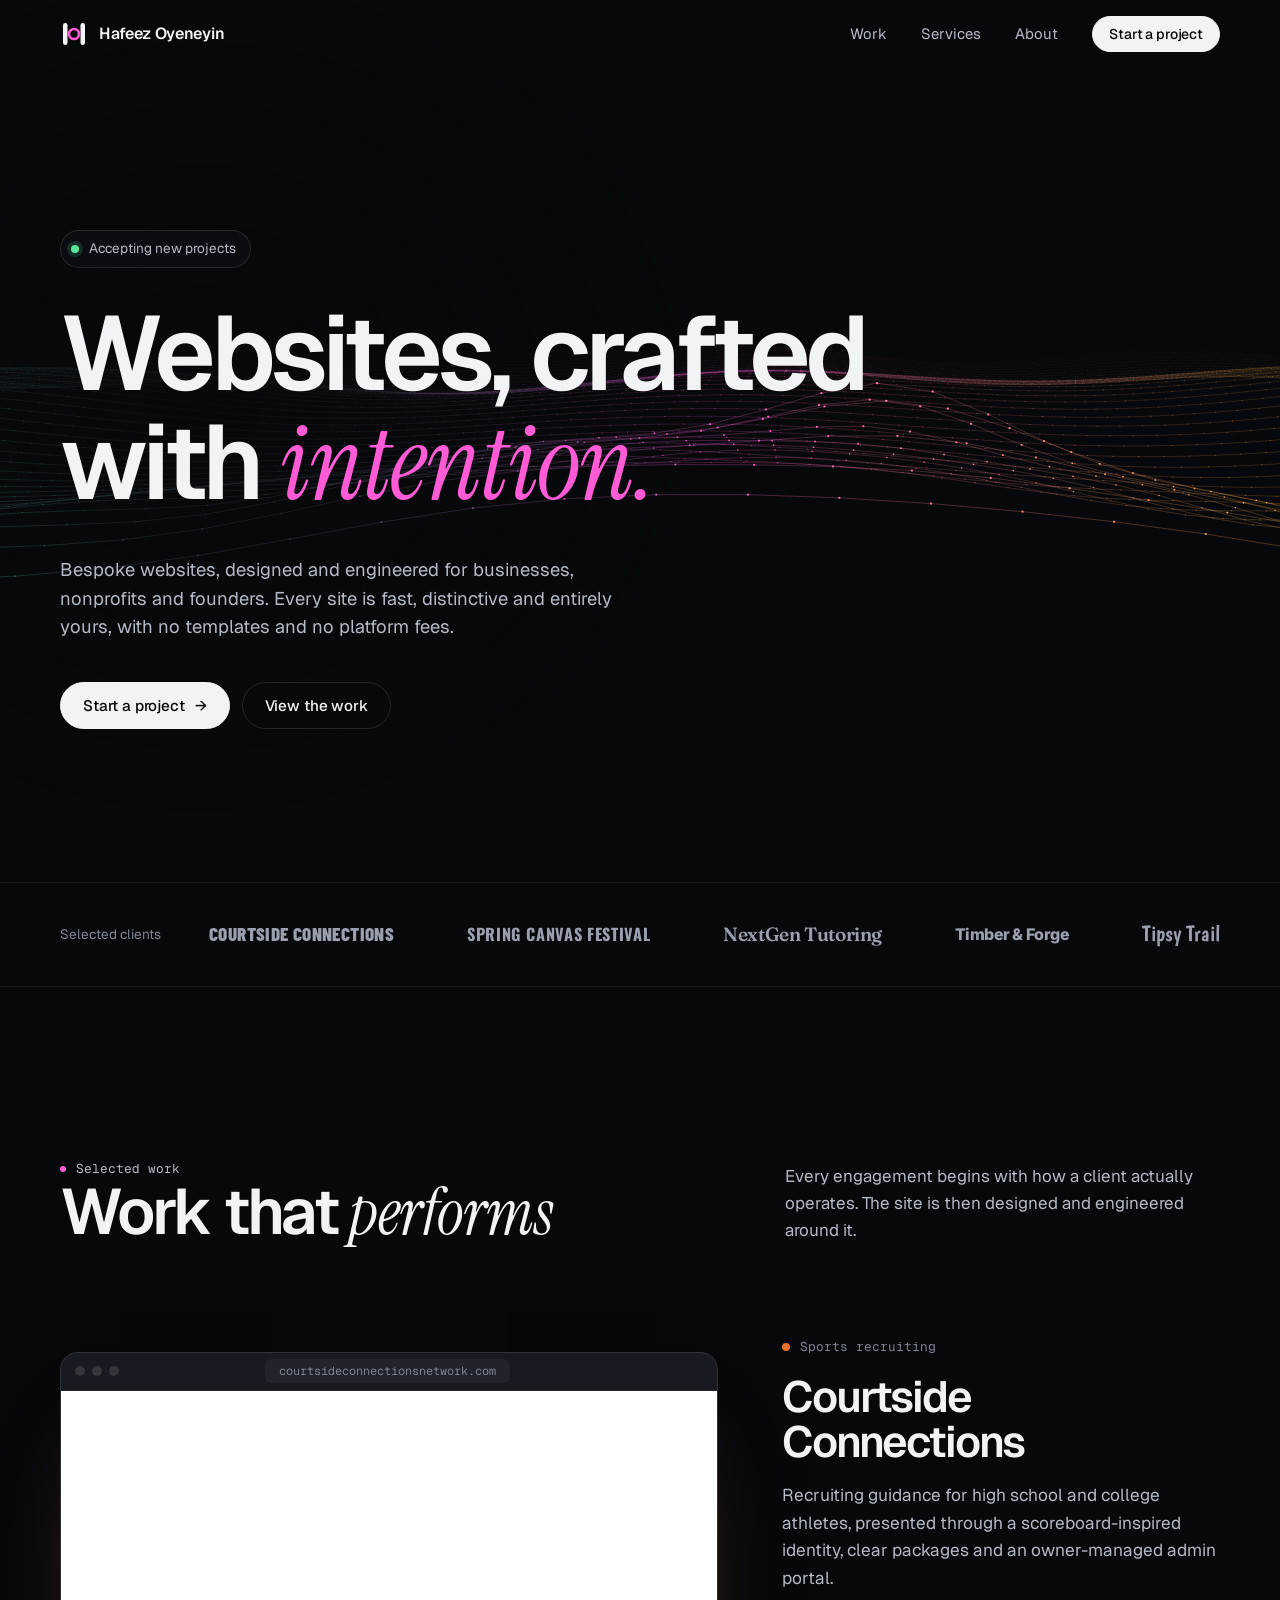
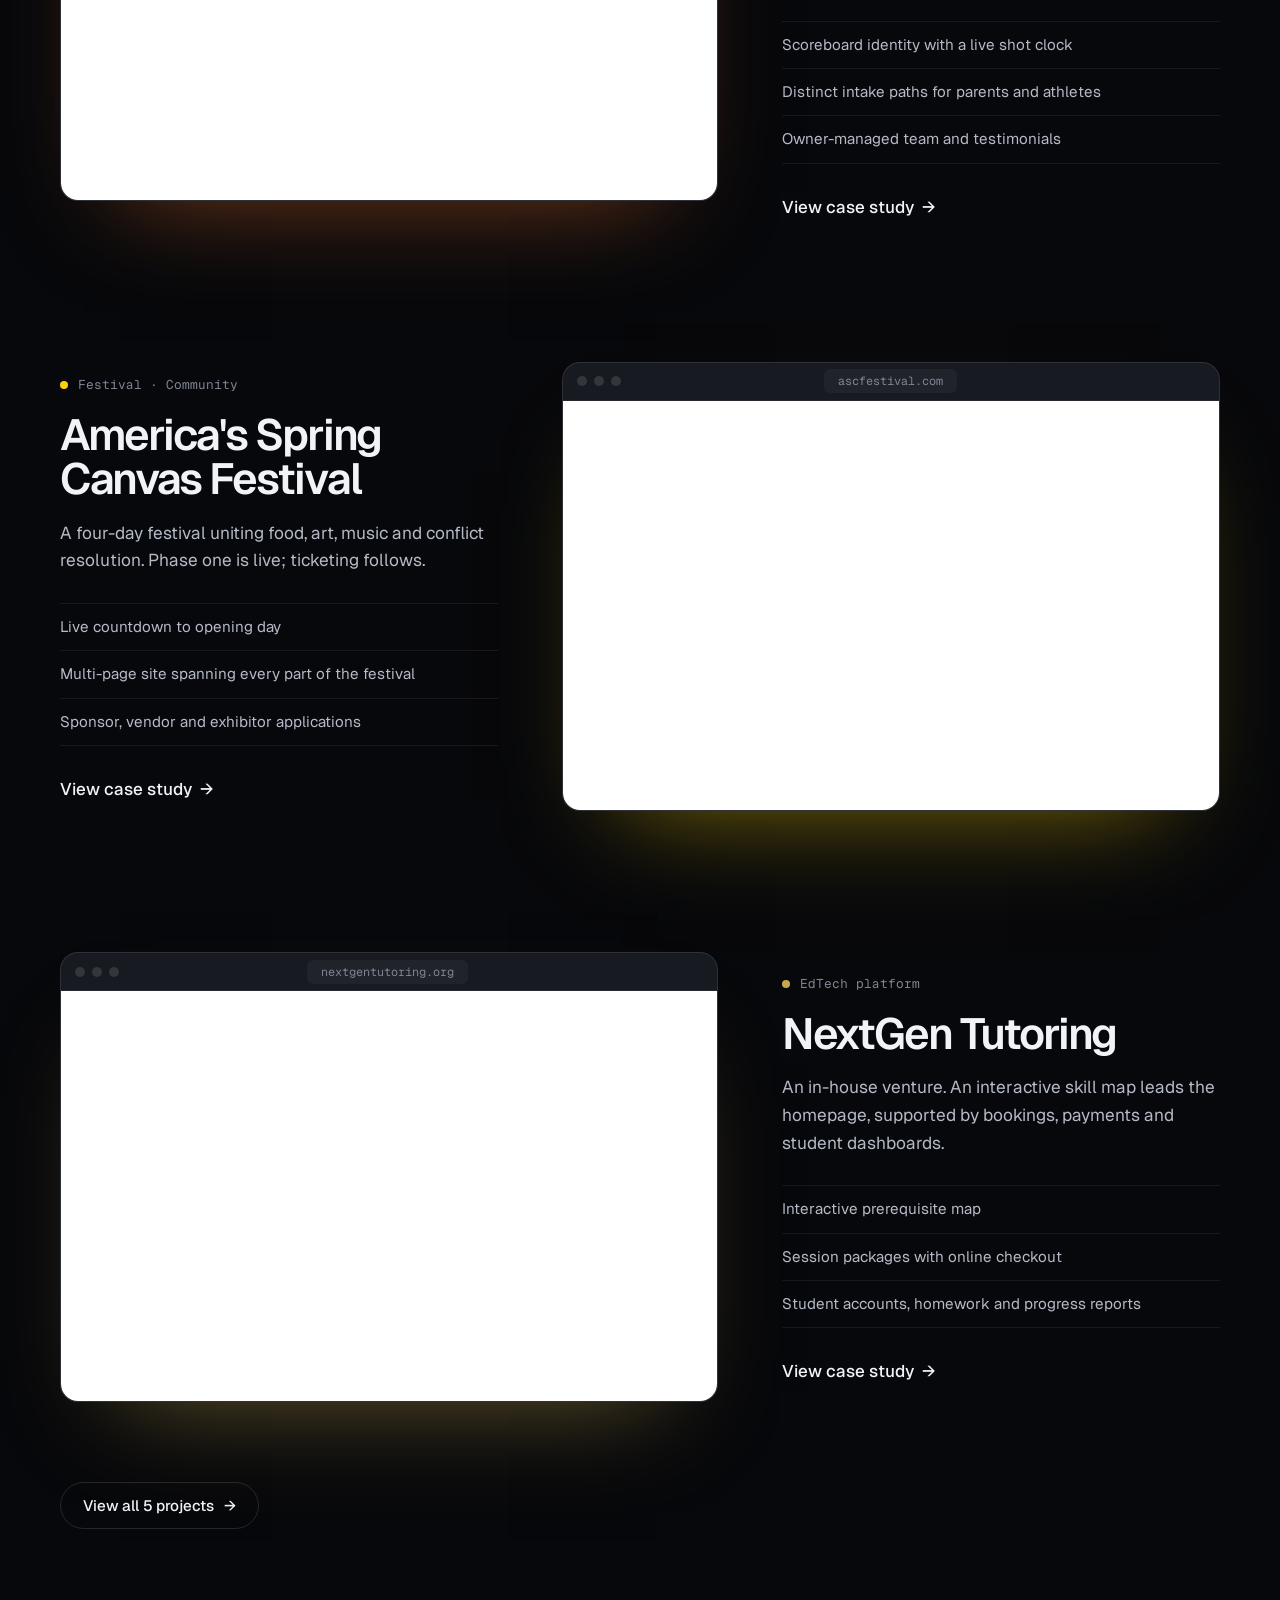
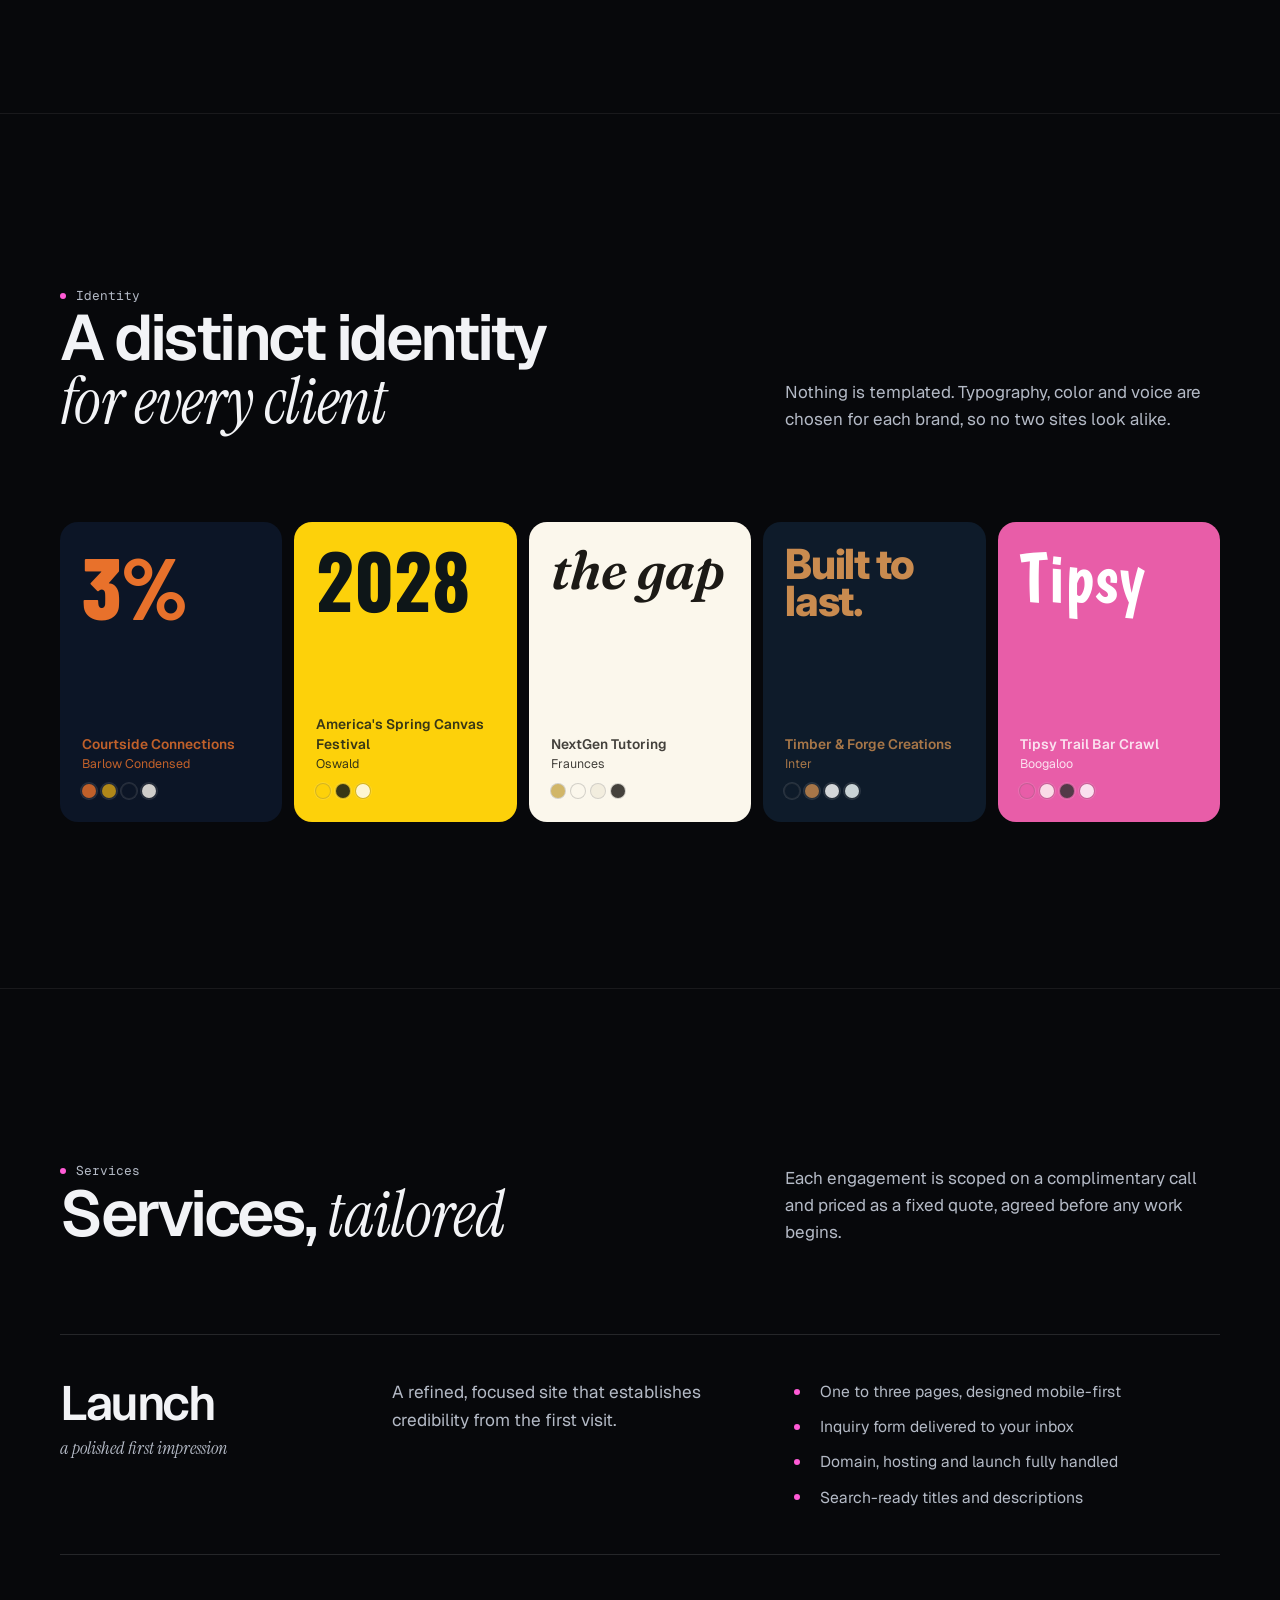
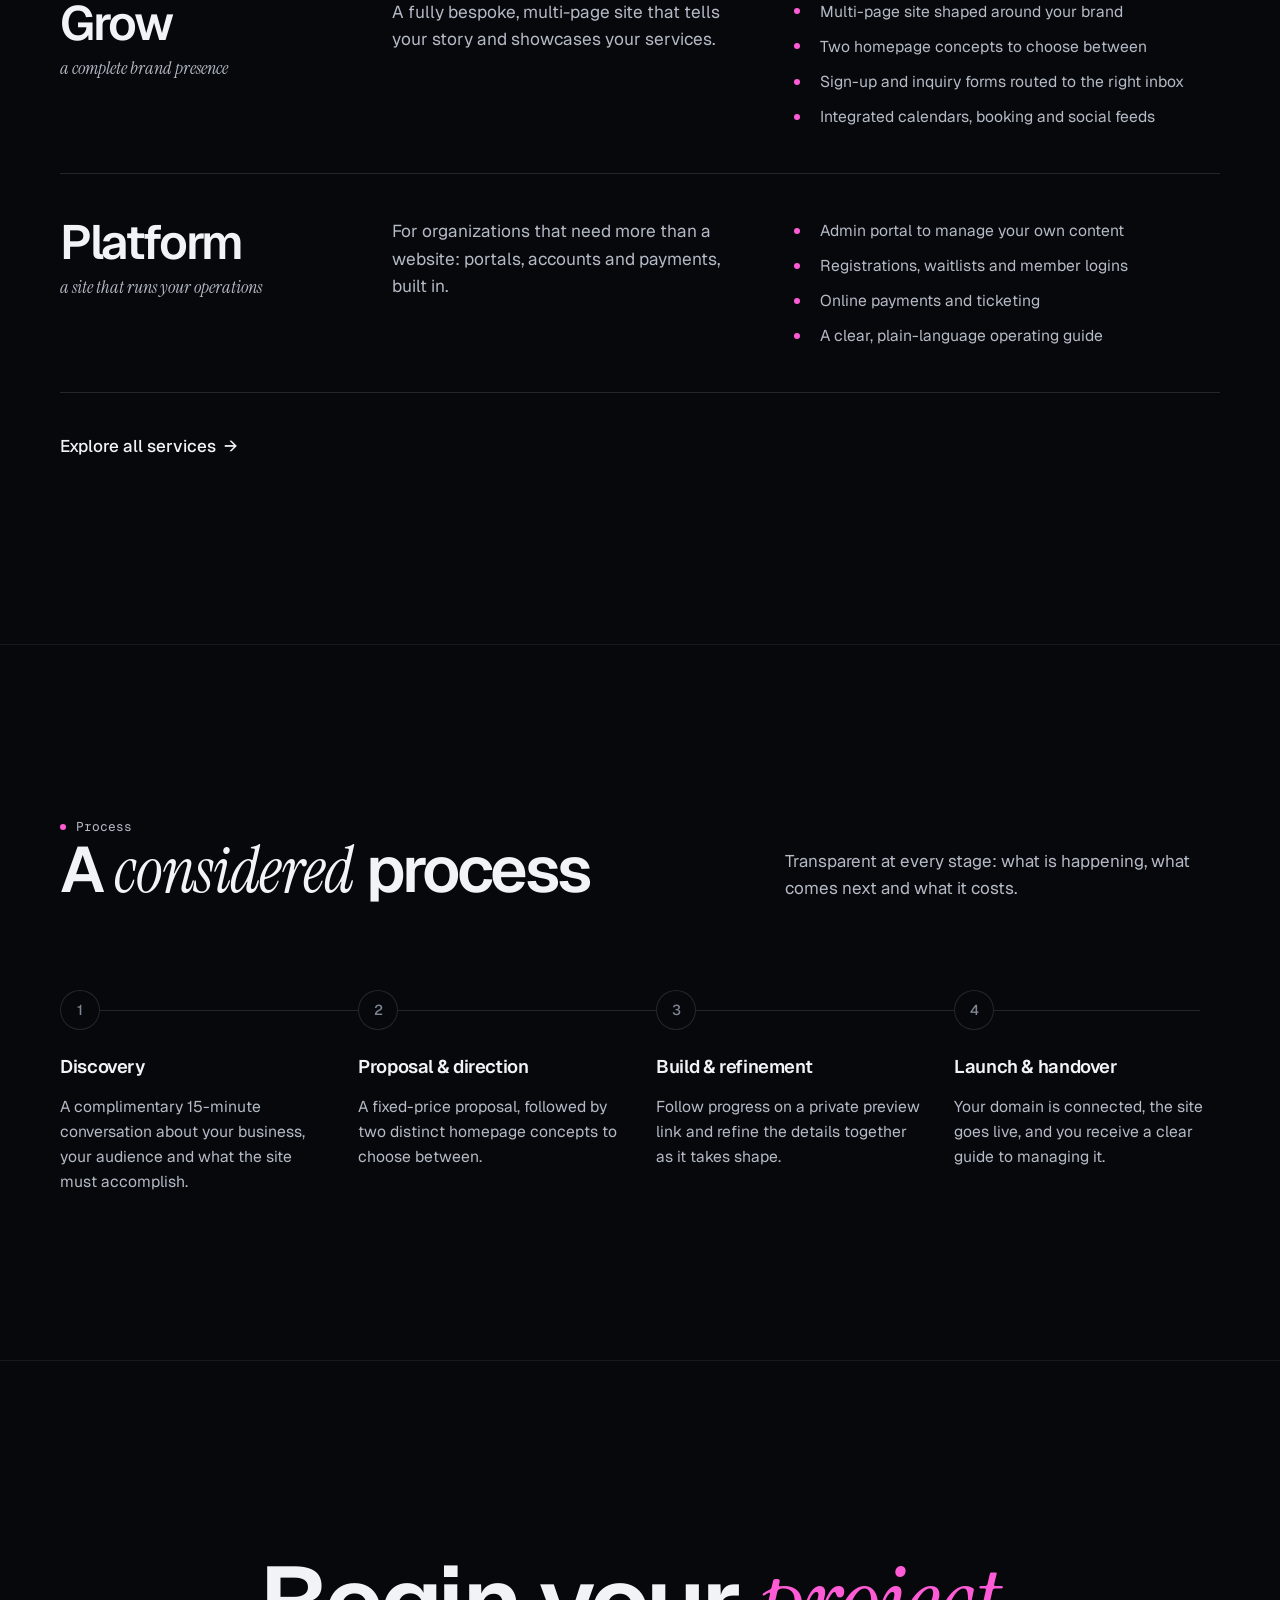
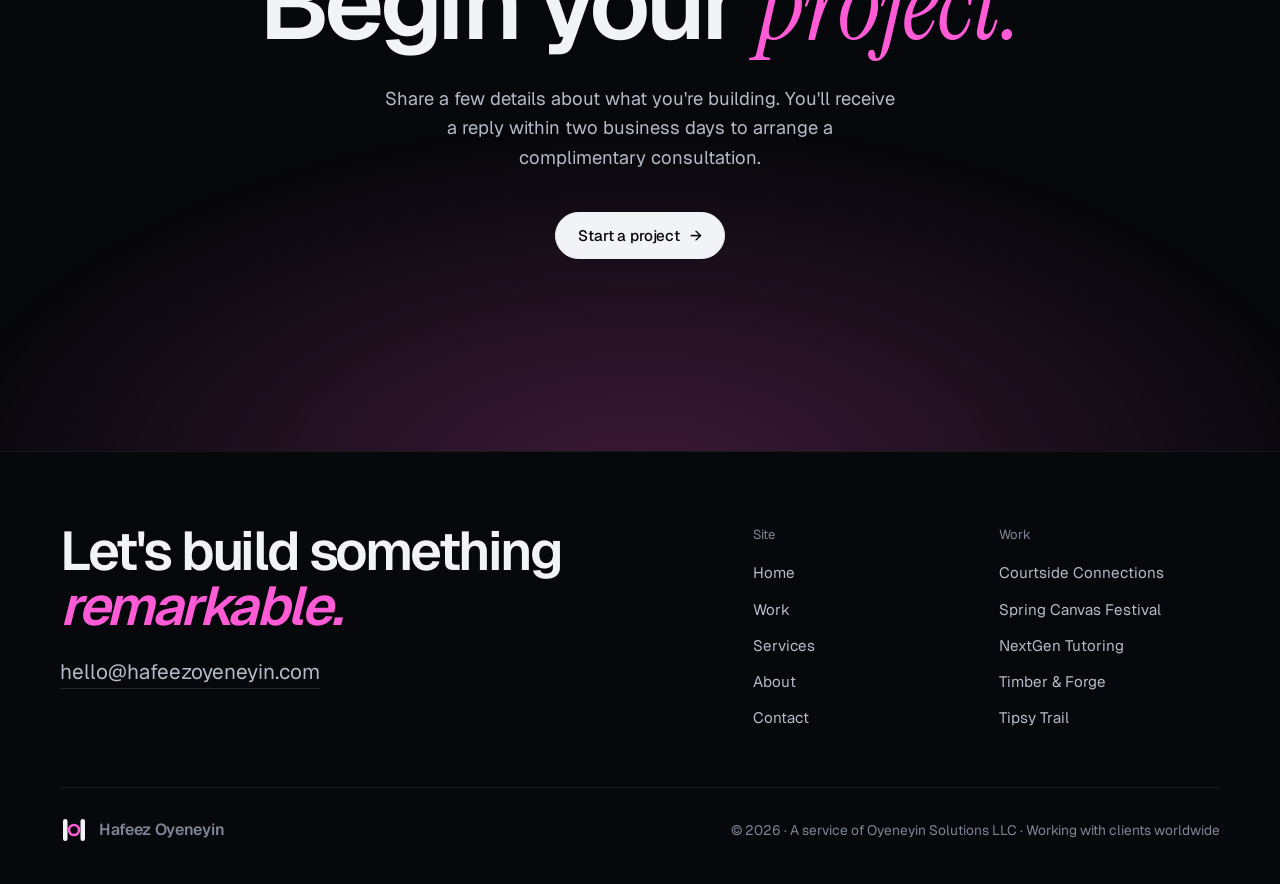
<file: index.html>
<!doctype html>
<html lang="en">
<head>
<meta charset="utf-8">
<meta name="viewport" content="width=device-width, initial-scale=1, viewport-fit=cover">
<title>Hafeez Oyeneyin | Custom-Coded Websites</title>
<meta name="claude:viewport-fit-sides" content="cover">
<meta name="description" content="Bespoke websites designed and engineered for businesses, nonprofits and founders. Fast, distinctive and entirely yours.">
<meta name="theme-color" content="#07080B">
<link rel="canonical" href="https://hafeezoyeneyin.com/">
<meta property="og:title" content="Hafeez Oyeneyin | Custom-Coded Websites">
<meta property="og:description" content="Bespoke websites designed and engineered for businesses, nonprofits and founders. Fast, distinctive and entirely yours.">
<meta property="og:type" content="website">
<meta property="og:url" content="https://hafeezoyeneyin.com/">
<meta property="og:site_name" content="Hafeez Oyeneyin">
<meta property="og:image" content="https://hafeezoyeneyin.com/assets/brand/og-image.png">
<meta property="og:image:width" content="1200">
<meta property="og:image:height" content="630">
<meta property="og:image:alt" content="Hafeez Oyeneyin: websites, crafted with intention.">
<meta name="twitter:card" content="summary_large_image">
<meta name="twitter:image" content="https://hafeezoyeneyin.com/assets/brand/og-image.png">
<link rel="icon" href="data:image/svg+xml,%3Csvg xmlns='http://www.w3.org/2000/svg' viewBox='0 0 28 28'%3E%3Crect width='28' height='28' rx='7' fill='%2307080B'/%3E%3Crect x='5' y='5' width='3.6' height='18' rx='1.8' fill='%23F2F3F6'/%3E%3Crect x='19.4' y='5' width='3.6' height='18' rx='1.8' fill='%23F2F3F6'/%3E%3Ccircle cx='14' cy='14' r='4' fill='none' stroke='%23FF5BD6' stroke-width='2.2'/%3E%3C/svg%3E">
<link rel="icon" type="image/png" sizes="32x32" href="assets/brand/favicon-32.png">
<link rel="apple-touch-icon" href="assets/brand/apple-touch-icon.png">
<link rel="preconnect" href="https://fonts.googleapis.com">
<link rel="preconnect" href="https://fonts.gstatic.com" crossorigin>
<link rel="stylesheet" href="https://fonts.googleapis.com/css2?family=Geist:wght@300..700&family=Geist+Mono:wght@400;500&family=Instrument+Serif:ital@0;1&family=Barlow+Condensed:wght@700;800&family=Caveat:wght@600&family=Boogaloo&family=Nunito:wght@800&family=Inter:wght@700;800&family=Oswald:wght@600;700&family=Poppins:wght@600&family=Fraunces:ital,wght@0,600;1,600&family=Instrument+Sans:wght@400;700&display=swap">
<link rel="stylesheet" href="assets/site.css">
</head>
<body>
<a class="skip" href="#main">Skip to content</a>
<header class="site-header" id="header">
  <div class="wrap">
    <a class="wordmark" href="index.html" aria-label="Hafeez Oyeneyin, home"><svg class="mark" viewBox="0 0 28 28" aria-hidden="true"><rect class="bar" x="3" y="3" width="4.5" height="22" rx="2.25"/><rect class="bar" x="20.5" y="3" width="4.5" height="22" rx="2.25"/><circle class="o" cx="14" cy="14" r="5"/></svg><span>Hafeez Oyeneyin</span></a>
    <nav class="nav" aria-label="Main">
      <a href="work.html">Work</a>
      <a href="services.html">Services</a>
      <a href="about.html">About</a>
      <a class="btn btn-primary" href="contact.html">Start a project</a>
      <button class="menu-btn" id="menu-btn" type="button" aria-expanded="false" aria-controls="mobile-menu" aria-label="Open menu"><span></span><span></span></button>
    </nav>
  </div>
  <div class="mobile-menu" id="mobile-menu" hidden>
    <div class="wrap">
      <a href="index.html" aria-current="page">Home</a>
      <a href="work.html">Work</a>
      <a href="services.html">Services</a>
      <a href="about.html">About</a>
      <a href="contact.html">Contact</a>
    </div>
  </div>
</header>

<main id="main">
  <section class="hero" aria-labelledby="hero-title">
    <canvas id="field" aria-hidden="true"></canvas>
    <div class="wrap">
      <p class="status-pill"><i aria-hidden="true"></i>Accepting new projects</p>
      <h1 id="hero-title" class="display">
        <span class="line"><span>Websites, crafted</span></span>
        <span class="line"><span>with <em>intention.</em></span></span>
      </h1>
      <p class="lede">Bespoke websites, designed and engineered for businesses, nonprofits and founders. Every site is fast, distinctive and entirely yours, with no templates and no platform fees.</p>
      <div class="hero-actions">
        <a class="btn btn-primary" href="contact.html">Start a project <span class="arr" aria-hidden="true">→</span></a>
        <a class="btn" href="work.html">View the work</a>
      </div>
    </div>
  </section>

  <section class="clients" aria-label="Clients">
    <div class="wrap">
      <p>Selected clients</p>
      <div class="client-viewport"><div class="client-track">
        <ul class="client-list"><li><a class="cl-courtside" href="work-courtside-connections.html">Courtside Connections</a></li><li><a class="cl-ascf" href="work-spring-canvas-festival.html">Spring Canvas Festival</a></li><li><a class="cl-nextgen" href="work-nextgen-tutoring.html">NextGen Tutoring</a></li><li><a class="cl-timber" href="work-timber-and-forge.html">Timber &amp; Forge</a></li><li><a class="cl-tipsy" href="work-tipsy-trail.html">Tipsy Trail</a></li></ul>
        <ul class="client-list dup" aria-hidden="true"><li><a tabindex="-1" class="cl-courtside" href="work-courtside-connections.html">Courtside Connections</a></li><li><a tabindex="-1" class="cl-ascf" href="work-spring-canvas-festival.html">Spring Canvas Festival</a></li><li><a tabindex="-1" class="cl-nextgen" href="work-nextgen-tutoring.html">NextGen Tutoring</a></li><li><a tabindex="-1" class="cl-timber" href="work-timber-and-forge.html">Timber &amp; Forge</a></li><li><a tabindex="-1" class="cl-tipsy" href="work-tipsy-trail.html">Tipsy Trail</a></li></ul>
      </div></div>
    </div>
  </section>

  <section class="section" aria-labelledby="work-title">
    <div class="wrap">
      <div class="section-head reveal">
        <div><p class="eyebrow">Selected work</p><h2 id="work-title" class="display">Work that <em>performs</em></h2></div>
        <p>Every engagement begins with how a client actually operates. The site is then designed and engineered around it.</p>
      </div>
      <div class="feature-list">
        <article class="feature reveal" style="--acc:#E8712B">
  <a class="frame-link" href="work-courtside-connections.html" aria-label="Courtside Connections case study"><div class="frame" data-url="https://courtsideconnectionsnetwork.com/" data-name="Courtside Connections" data-live="1" style="--acc:#E8712B" data-lazy-desktop="1">
  <div class="chrome" aria-hidden="true"><i></i><i></i><i></i><em>courtsideconnectionsnetwork.com</em><b></b></div>
  <div class="frame-view"><div class="poster p-courtside" aria-hidden="true">
  <div class="board"><span>HOME<b>0</b></span><span class="clock">SHOT CLOCK<b data-shotclock>24.0</b></span><span>AWAY<b>0</b></span></div>
  <div class="big">3%</div>
  <div class="line">Make it to the next level</div>
  <div class="sub">built by players who lived it</div>
</div></div>
</div></a>
  <div class="feature-copy">
    <p class="kind">Sports recruiting</p>
    <h3><a href="work-courtside-connections.html">Courtside Connections</a></h3>
    <p>Recruiting guidance for high school and college athletes, presented through a scoreboard-inspired identity, clear packages and an owner-managed admin portal.</p>
    <ul class="built"><li>Scoreboard identity with a live shot clock</li><li>Distinct intake paths for parents and athletes</li><li>Owner-managed team and testimonials</li></ul>
    <a class="link-arrow" href="work-courtside-connections.html">View case study <span aria-hidden="true">→</span></a>
  </div>
</article><article class="feature reveal" style="--acc:#FDD10A">
  <a class="frame-link" href="work-spring-canvas-festival.html" aria-label="America&#x27;s Spring Canvas Festival case study"><div class="frame" data-url="https://ascfestival.com/" data-name="America&#x27;s Spring Canvas Festival" data-live="1" style="--acc:#FDD10A" data-lazy-desktop="1">
  <div class="chrome" aria-hidden="true"><i></i><i></i><i></i><em>ascfestival.com</em><b></b></div>
  <div class="frame-view"><div class="poster p-ascf" aria-hidden="true">
  <p class="kick">America's Spring Canvas Festival</p>
  <p class="lbl">The canvas opens in</p>
  <p class="count"><b data-countdown="2028-05-26T12:00:00-04:00">--</b><small>days</small></p>
  <div class="time"><span>1982</span><span>1987</span><span>1994</span><span class="now">2028</span></div>
</div></div>
</div></a>
  <div class="feature-copy">
    <p class="kind">Festival · Community</p>
    <h3><a href="work-spring-canvas-festival.html">America&#x27;s Spring Canvas Festival</a></h3>
    <p>A four-day festival uniting food, art, music and conflict resolution. Phase one is live; ticketing follows.</p>
    <ul class="built"><li>Live countdown to opening day</li><li>Multi-page site spanning every part of the festival</li><li>Sponsor, vendor and exhibitor applications</li></ul>
    <a class="link-arrow" href="work-spring-canvas-festival.html">View case study <span aria-hidden="true">→</span></a>
  </div>
</article><article class="feature reveal" style="--acc:#C9A84C">
  <a class="frame-link" href="work-nextgen-tutoring.html" aria-label="NextGen Tutoring case study"><div class="frame" data-url="https://nextgentutoring.org/" data-name="NextGen Tutoring" data-live="1" style="--acc:#C9A84C" data-lazy-desktop="1">
  <div class="chrome" aria-hidden="true"><i></i><i></i><i></i><em>nextgentutoring.org</em><b></b></div>
  <div class="frame-view"><div class="poster p-nextgen" aria-hidden="true">
  <div><p class="kick">NEXTGEN TUTORING</p><p class="big">See exactly where the <em>gap</em> is.</p></div>
  <svg viewBox="0 0 200 170">
    <line class="e" x1="100" y1="22" x2="55" y2="70"/><line class="e" x1="100" y1="22" x2="145" y2="70"/>
    <line class="e" x1="55" y1="70" x2="30" y2="120"/><line class="e" x1="55" y1="70" x2="80" y2="120"/>
    <line class="e" x1="145" y1="70" x2="120" y2="120"/><line class="e" x1="145" y1="70" x2="170" y2="120"/>
    <line class="e" x1="30" y1="120" x2="55" y2="155"/><line class="e" x1="80" y1="120" x2="55" y2="155"/>
    <line class="e" x1="120" y1="120" x2="145" y2="155"/><line class="e" x1="170" y1="120" x2="145" y2="155"/>
    <circle class="n" cx="100" cy="22" r="10"/>
    <circle class="n pulse" cx="55" cy="70" r="10"/><circle class="n" cx="145" cy="70" r="10"/>
    <circle class="n solid" cx="30" cy="120" r="10"/><circle class="n pulse" cx="80" cy="120" r="10" style="animation-delay:.9s"/>
    <circle class="n solid" cx="120" cy="120" r="10"/><circle class="n solid" cx="170" cy="120" r="10"/>
    <circle class="n solid" cx="55" cy="155" r="10"/><circle class="n solid" cx="145" cy="155" r="10"/>
  </svg>
</div></div>
</div></a>
  <div class="feature-copy">
    <p class="kind">EdTech platform</p>
    <h3><a href="work-nextgen-tutoring.html">NextGen Tutoring</a></h3>
    <p>An in-house venture. An interactive skill map leads the homepage, supported by bookings, payments and student dashboards.</p>
    <ul class="built"><li>Interactive prerequisite map</li><li>Session packages with online checkout</li><li>Student accounts, homework and progress reports</li></ul>
    <a class="link-arrow" href="work-nextgen-tutoring.html">View case study <span aria-hidden="true">→</span></a>
  </div>
</article>
      </div>
      <p style="margin-top:80px"><a class="btn" href="work.html">View all 5 projects <span class="arr" aria-hidden="true">→</span></a></p>
    </div>
  </section>

  <section class="section" aria-labelledby="look-title">
    <div class="wrap">
      <div class="section-head reveal">
        <div><p class="eyebrow">Identity</p><h2 id="look-title" class="display">A distinct identity <em>for every client</em></h2></div>
        <p>Nothing is templated. Typography, color and voice are chosen for each brand, so no two sites look alike.</p>
      </div>
      <div class="specimens reveal">
        <a class="spec" href="work-courtside-connections.html" style="--sbg:#0C1526;--sfg:#E8712B;--sfont:'Barlow Condensed', sans-serif;--ssize:5.5rem;--sweight:800;--scase:uppercase;--strack:0">
  <span class="sample">3%</span>
  <span class="meta"><b>Courtside Connections</b>Barlow Condensed<span class="sw"><i style="background:#E8712B"></i><i style="background:#D4A017"></i><i style="background:#0C1526"></i><i style="background:#FAF6EE"></i></span></span>
</a><a class="spec" href="work-spring-canvas-festival.html" style="--sbg:#FDD10A;--sfg:#0E1618;--sfont:'Oswald', sans-serif;--ssize:4.6rem;--sweight:700;--scase:uppercase;--strack:0">
  <span class="sample">2028</span>
  <span class="meta"><b>America&#x27;s Spring Canvas Festival</b>Oswald<span class="sw"><i style="background:#FDD10A"></i><i style="background:#0E1618"></i><i style="background:#FFFFFF"></i></span></span>
</a><a class="spec" href="work-nextgen-tutoring.html" style="--sbg:#FBF7EC;--sfg:#1C1A16;--sfont:'Fraunces', serif;--ssize:3.4rem;--sweight:600;--scase:none;--strack:0">
  <span class="sample"><em>the gap</em></span>
  <span class="meta"><b>NextGen Tutoring</b>Fraunces<span class="sw"><i style="background:#C9A84C"></i><i style="background:#FBF7EC"></i><i style="background:#F1EBDC"></i><i style="background:#1C1A16"></i></span></span>
</a><a class="spec" href="work-timber-and-forge.html" style="--sbg:#0E1B2A;--sfg:#C98B4F;--sfont:'Inter', sans-serif;--ssize:2.6rem;--sweight:800;--scase:none;--strack:-0.03em">
  <span class="sample">Built to last.</span>
  <span class="meta"><b>Timber &amp; Forge Creations</b>Inter<span class="sw"><i style="background:#0E1B2A"></i><i style="background:#C98B4F"></i><i style="background:#FFFFFF"></i><i style="background:#F2FCFC"></i></span></span>
</a><a class="spec" href="work-tipsy-trail.html" style="--sbg:#E85DA8;--sfg:#FFFFFF;--sfont:'Boogaloo', cursive;--ssize:4.4rem;--sweight:400;--scase:none;--strack:0">
  <span class="sample">Tipsy</span>
  <span class="meta"><b>Tipsy Trail Bar Crawl</b>Boogaloo<span class="sw"><i style="background:#E85DA8"></i><i style="background:#FFF9F5"></i><i style="background:#333333"></i><i style="background:#FFFFFF"></i></span></span>
</a>
      </div>
    </div>
  </section>

  <section class="section" aria-labelledby="services-title">
    <div class="wrap">
      <div class="section-head reveal">
        <div><p class="eyebrow">Services</p><h2 id="services-title" class="display">Services, <em>tailored</em></h2></div>
        <p>Each engagement is scoped on a complimentary call and priced as a fixed quote, agreed before any work begins.</p>
      </div>
      <div class="svc-list">
        <article class="svc reveal">
  <h3>Launch<small>a polished first impression</small></h3>
  <p>A refined, focused site that establishes credibility from the first visit.</p>
  <ul><li>One to three pages, designed mobile-first</li><li>Inquiry form delivered to your inbox</li><li>Domain, hosting and launch fully handled</li><li>Search-ready titles and descriptions</li></ul>
</article>
<article class="svc reveal">
  <h3>Grow<small>a complete brand presence</small></h3>
  <p>A fully bespoke, multi-page site that tells your story and showcases your services.</p>
  <ul><li>Multi-page site shaped around your brand</li><li>Two homepage concepts to choose between</li><li>Sign-up and inquiry forms routed to the right inbox</li><li>Integrated calendars, booking and social feeds</li></ul>
</article>
<article class="svc reveal">
  <h3>Platform<small>a site that runs your operations</small></h3>
  <p>For organizations that need more than a website: portals, accounts and payments, built in.</p>
  <ul><li>Admin portal to manage your own content</li><li>Registrations, waitlists and member logins</li><li>Online payments and ticketing</li><li>A clear, plain-language operating guide</li></ul>
</article>
      </div>
      <p style="margin-top:40px"><a class="link-arrow" href="services.html">Explore all services <span aria-hidden="true">→</span></a></p>
    </div>
  </section>

  <section class="section" aria-labelledby="process-title">
    <div class="wrap">
      <div class="section-head reveal">
        <div><p class="eyebrow">Process</p><h2 id="process-title" class="display">A <em>considered</em> process</h2></div>
        <p>Transparent at every stage: what is happening, what comes next and what it costs.</p>
      </div>
      <ol class="steps" id="steps">
  <li><h3>Discovery</h3><p>A complimentary 15-minute conversation about your business, your audience and what the site must accomplish.</p></li>
  <li><h3>Proposal &amp; direction</h3><p>A fixed-price proposal, followed by two distinct homepage concepts to choose between.</p></li>
  <li><h3>Build &amp; refinement</h3><p>Follow progress on a private preview link and refine the details together as it takes shape.</p></li>
  <li><h3>Launch &amp; handover</h3><p>Your domain is connected, the site goes live, and you receive a clear guide to managing it.</p></li>
</ol>
    </div>
  </section>
<section class="cta" aria-labelledby="cta-title">
  <div class="wrap reveal">
    <h2 class="display" id="cta-title">Begin your <em>project.</em></h2>
    <p>Share a few details about what you're building. You'll receive a reply within two business days to arrange a complimentary consultation.</p>
    <a class="btn btn-primary" href="contact.html">Start a project <span class="arr" aria-hidden="true">→</span></a>
  </div>
</section>
</main>
<footer class="site-footer">
  <div class="wrap">
    <div class="foot-top">
      <div>
        <p class="say">Let's build something <em>remarkable.</em></p>
        <a class="foot-mail" href="mailto:hello@hafeezoyeneyin.com">hello@hafeezoyeneyin.com</a>
      </div>
      <div class="foot-cols">
        <div><h4>Site</h4><ul><li><a href="index.html">Home</a></li><li><a href="work.html">Work</a></li><li><a href="services.html">Services</a></li><li><a href="about.html">About</a></li><li><a href="contact.html">Contact</a></li></ul></div>
        <div><h4>Work</h4><ul><li><a href="work-courtside-connections.html">Courtside Connections</a></li><li><a href="work-spring-canvas-festival.html">Spring Canvas Festival</a></li><li><a href="work-nextgen-tutoring.html">NextGen Tutoring</a></li><li><a href="work-timber-and-forge.html">Timber &amp; Forge</a></li><li><a href="work-tipsy-trail.html">Tipsy Trail</a></li></ul></div>
      </div>
    </div>
    <div class="foot-row">
      <a class="wordmark" href="index.html" aria-label="Home"><svg class="mark" viewBox="0 0 28 28" aria-hidden="true"><rect class="bar" x="3" y="3" width="4.5" height="22" rx="2.25"/><rect class="bar" x="20.5" y="3" width="4.5" height="22" rx="2.25"/><circle class="o" cx="14" cy="14" r="5"/></svg><span>Hafeez Oyeneyin</span></a>
      <p>© <span id="year">2026</span> · A service of Oyeneyin Solutions LLC · Working with clients worldwide</p>
    </div>
  </div>
</footer>
<script src="assets/site.js"></script>
</body>
</html>
</file>
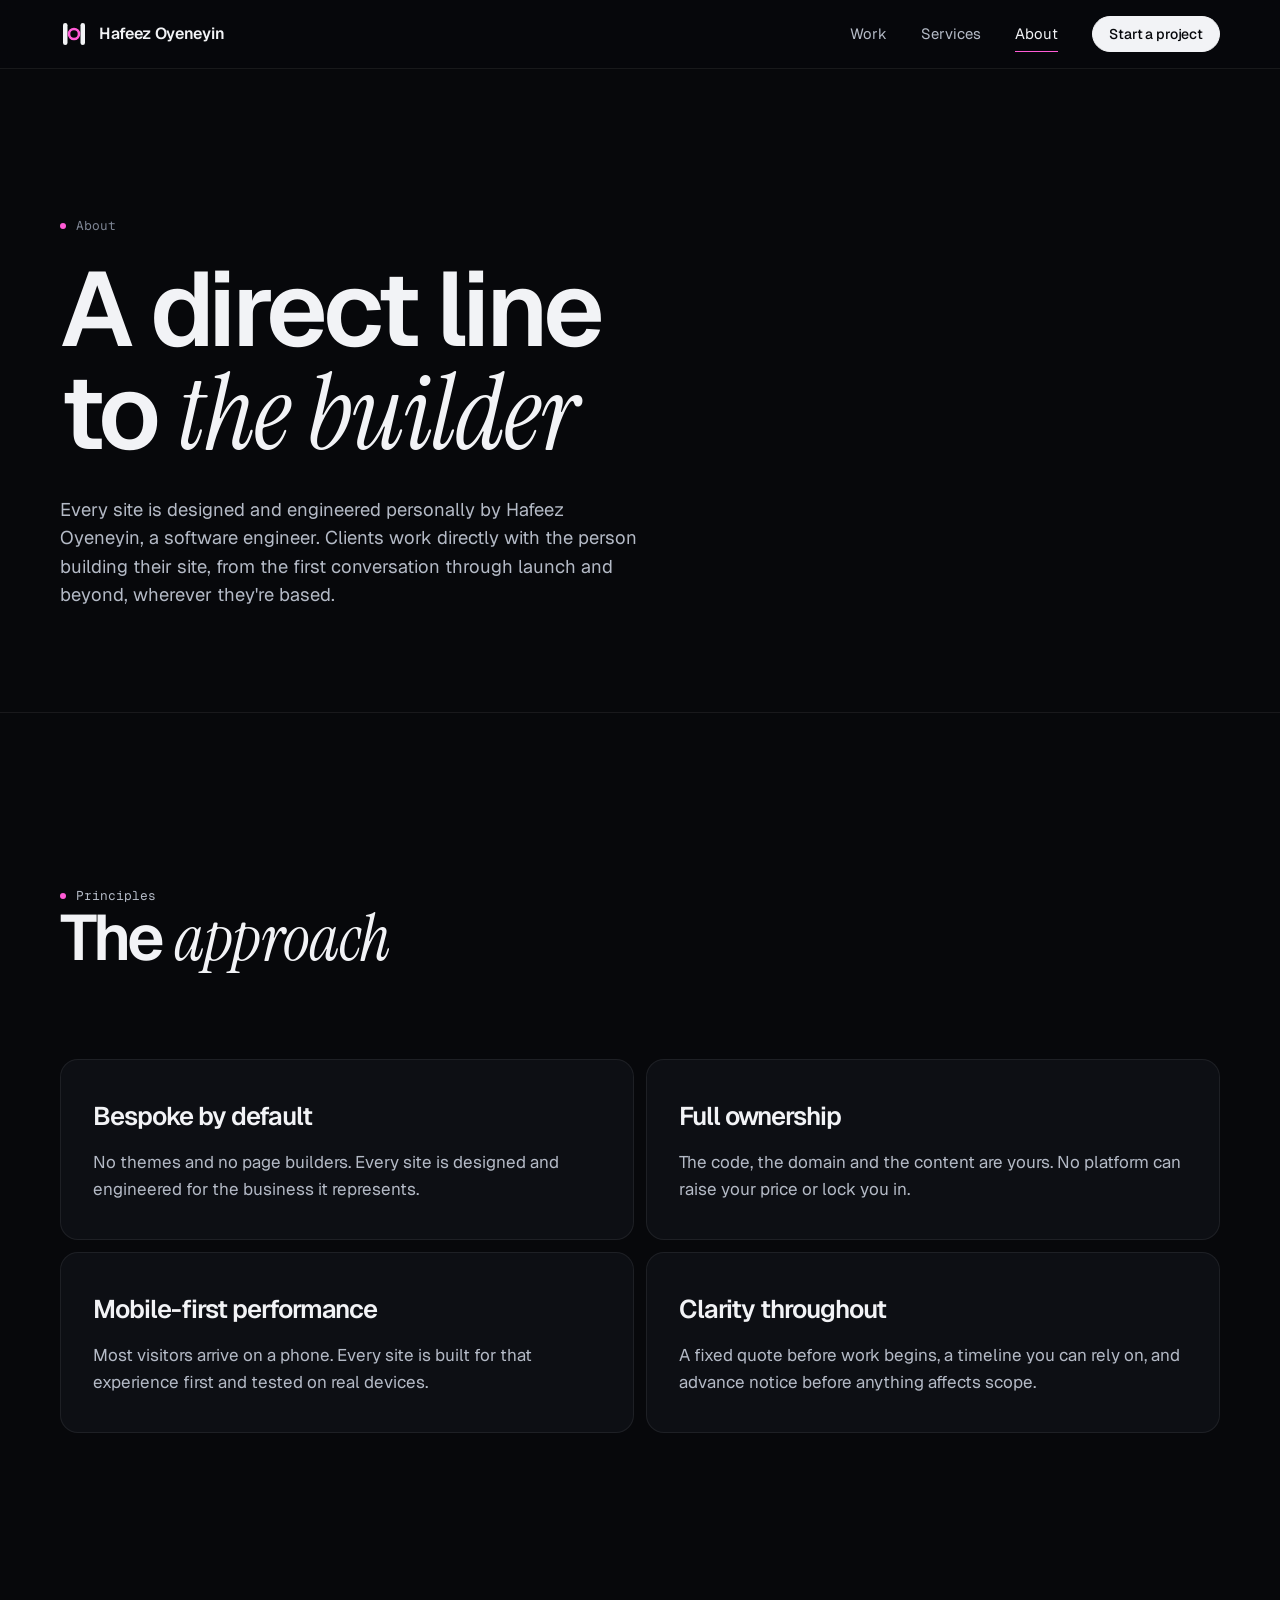
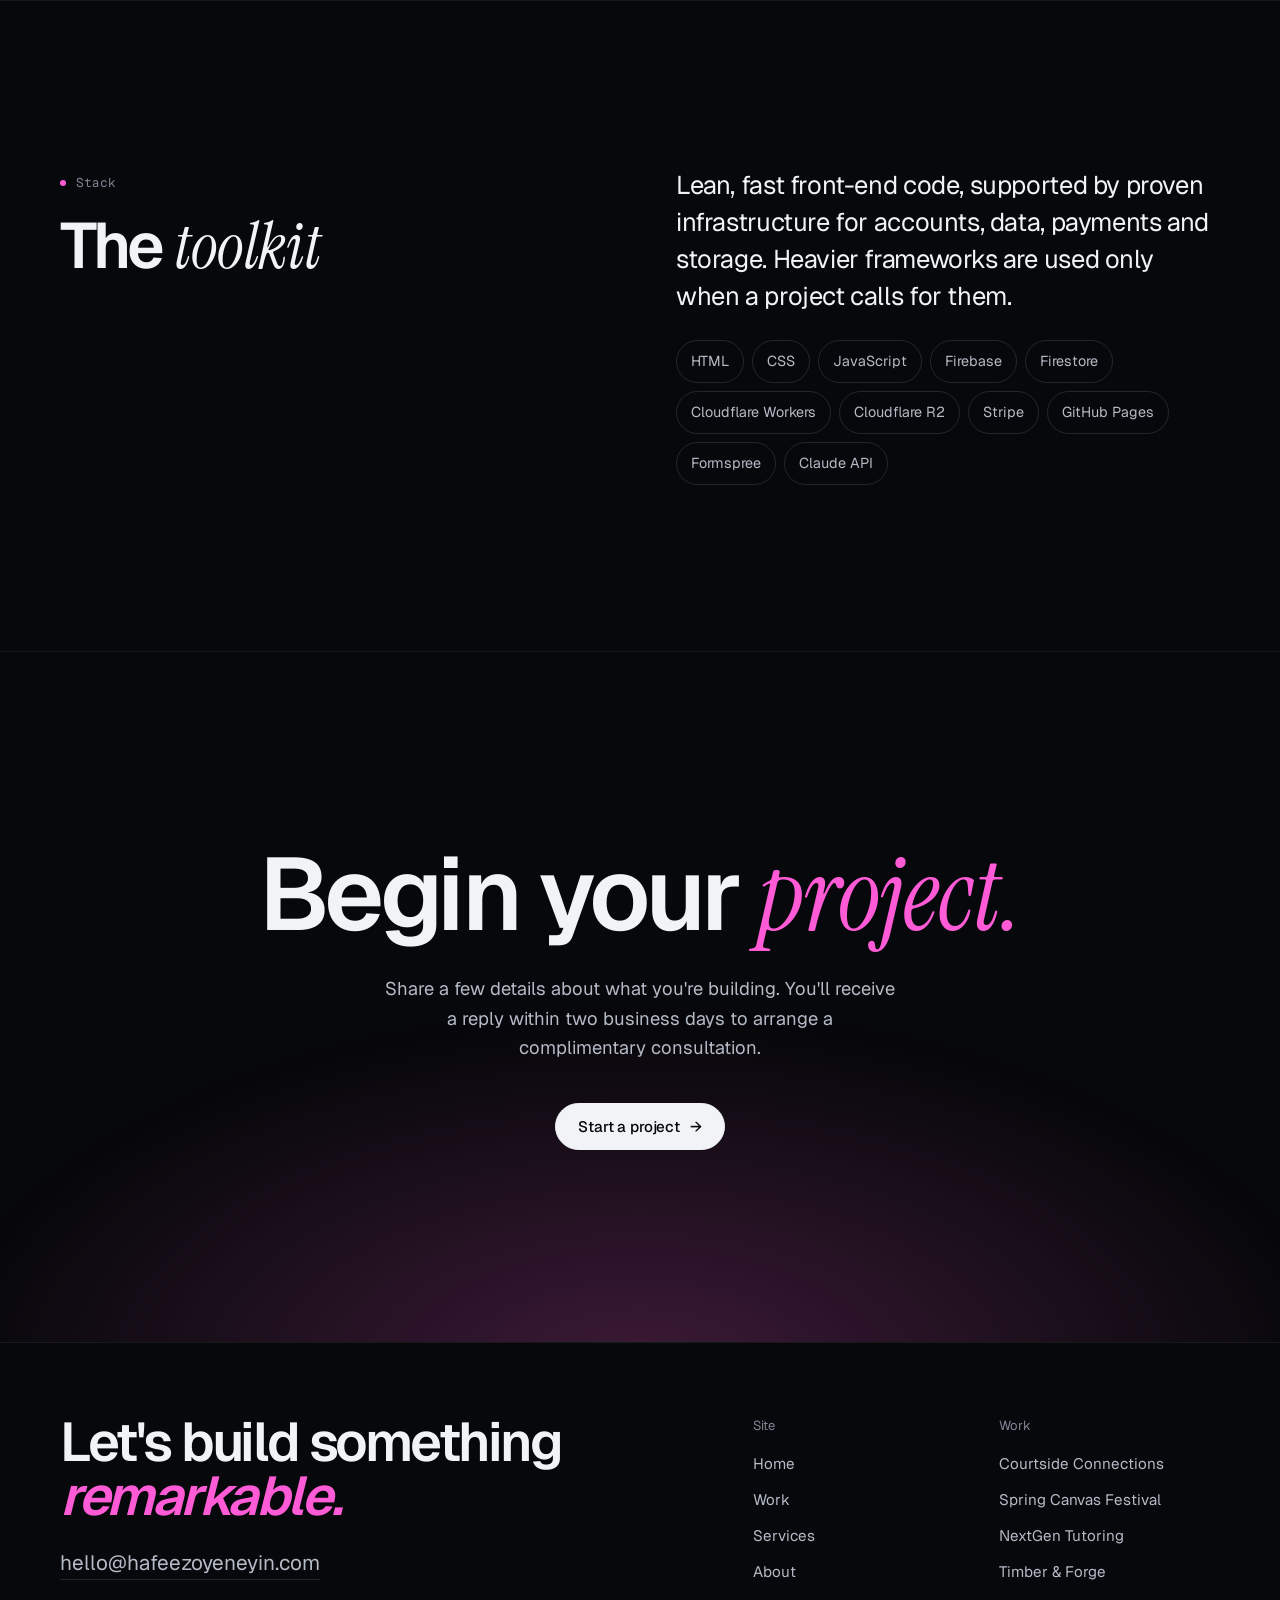
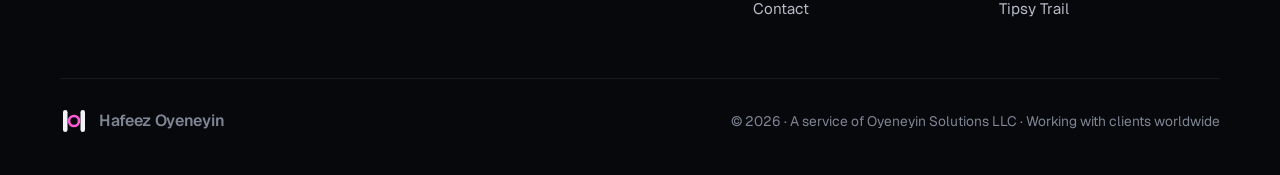
<file: about.html>
<!doctype html>
<html lang="en">
<head>
<meta charset="utf-8">
<meta name="viewport" content="width=device-width, initial-scale=1, viewport-fit=cover">
<title>About | Hafeez Oyeneyin</title>
<meta name="claude:viewport-fit-sides" content="cover">
<meta name="description" content="A direct line to the builder: how bespoke websites are designed and engineered here.">
<meta name="theme-color" content="#07080B">
<link rel="canonical" href="https://hafeezoyeneyin.com/about">
<meta property="og:title" content="About | Hafeez Oyeneyin">
<meta property="og:description" content="A direct line to the builder: how bespoke websites are designed and engineered here.">
<meta property="og:type" content="website">
<meta property="og:url" content="https://hafeezoyeneyin.com/about">
<meta property="og:site_name" content="Hafeez Oyeneyin">
<meta property="og:image" content="https://hafeezoyeneyin.com/assets/brand/og-image.png">
<meta property="og:image:width" content="1200">
<meta property="og:image:height" content="630">
<meta property="og:image:alt" content="Hafeez Oyeneyin: websites, crafted with intention.">
<meta name="twitter:card" content="summary_large_image">
<meta name="twitter:image" content="https://hafeezoyeneyin.com/assets/brand/og-image.png">
<link rel="icon" href="data:image/svg+xml,%3Csvg xmlns='http://www.w3.org/2000/svg' viewBox='0 0 28 28'%3E%3Crect width='28' height='28' rx='7' fill='%2307080B'/%3E%3Crect x='5' y='5' width='3.6' height='18' rx='1.8' fill='%23F2F3F6'/%3E%3Crect x='19.4' y='5' width='3.6' height='18' rx='1.8' fill='%23F2F3F6'/%3E%3Ccircle cx='14' cy='14' r='4' fill='none' stroke='%23FF5BD6' stroke-width='2.2'/%3E%3C/svg%3E">
<link rel="icon" type="image/png" sizes="32x32" href="assets/brand/favicon-32.png">
<link rel="apple-touch-icon" href="assets/brand/apple-touch-icon.png">
<link rel="preconnect" href="https://fonts.googleapis.com">
<link rel="preconnect" href="https://fonts.gstatic.com" crossorigin>
<link rel="stylesheet" href="https://fonts.googleapis.com/css2?family=Geist:wght@300..700&family=Geist+Mono:wght@400;500&family=Instrument+Serif:ital@0;1&family=Barlow+Condensed:wght@700;800&family=Caveat:wght@600&family=Boogaloo&family=Nunito:wght@800&family=Inter:wght@700;800&family=Oswald:wght@600;700&family=Poppins:wght@600&family=Fraunces:ital,wght@0,600;1,600&family=Instrument+Sans:wght@400;700&display=swap">
<link rel="stylesheet" href="assets/site.css">
</head>
<body>
<a class="skip" href="#main">Skip to content</a>
<header class="site-header solid" id="header">
  <div class="wrap">
    <a class="wordmark" href="index.html" aria-label="Hafeez Oyeneyin, home"><svg class="mark" viewBox="0 0 28 28" aria-hidden="true"><rect class="bar" x="3" y="3" width="4.5" height="22" rx="2.25"/><rect class="bar" x="20.5" y="3" width="4.5" height="22" rx="2.25"/><circle class="o" cx="14" cy="14" r="5"/></svg><span>Hafeez Oyeneyin</span></a>
    <nav class="nav" aria-label="Main">
      <a href="work.html">Work</a>
      <a href="services.html">Services</a>
      <a href="about.html" aria-current="page">About</a>
      <a class="btn btn-primary" href="contact.html">Start a project</a>
      <button class="menu-btn" id="menu-btn" type="button" aria-expanded="false" aria-controls="mobile-menu" aria-label="Open menu"><span></span><span></span></button>
    </nav>
  </div>
  <div class="mobile-menu" id="mobile-menu" hidden>
    <div class="wrap">
      <a href="index.html">Home</a>
      <a href="work.html">Work</a>
      <a href="services.html">Services</a>
      <a href="about.html" aria-current="page">About</a>
      <a href="contact.html">Contact</a>
    </div>
  </div>
</header>

<main id="main">
  <section class="page-hero">
    <div class="wrap">
      <p class="eyebrow">About</p>
      <h1 class="display">A direct line to <em>the builder</em></h1>
      <p class="intro">Every site is designed and engineered personally by Hafeez Oyeneyin, a software engineer. Clients work directly with the person building their site, from the first conversation through launch and beyond, wherever they're based.</p>
    </div>
  </section>
  <section class="section">
    <div class="wrap">
      <div class="section-head reveal"><div><p class="eyebrow">Principles</p><h2 class="display">The <em>approach</em></h2></div></div>
      <div class="principles"><article class="principle reveal"><h3>Bespoke by default</h3><p>No themes and no page builders. Every site is designed and engineered for the business it represents.</p></article><article class="principle reveal"><h3>Full ownership</h3><p>The code, the domain and the content are yours. No platform can raise your price or lock you in.</p></article><article class="principle reveal"><h3>Mobile-first performance</h3><p>Most visitors arrive on a phone. Every site is built for that experience first and tested on real devices.</p></article><article class="principle reveal"><h3>Clarity throughout</h3><p>A fixed quote before work begins, a timeline you can rely on, and advance notice before anything affects scope.</p></article></div>
    </div>
  </section>
  <section class="section">
    <div class="wrap two-col reveal">
      <div><p class="eyebrow">Stack</p><h2 class="display">The <em>toolkit</em></h2></div>
      <div>
        <div class="prose"><p>Lean, fast front-end code, supported by proven infrastructure for accounts, data, payments and storage. Heavier frameworks are used only when a project calls for them.</p></div>
        <ul class="stack"><li>HTML</li><li>CSS</li><li>JavaScript</li><li>Firebase</li><li>Firestore</li><li>Cloudflare Workers</li><li>Cloudflare R2</li><li>Stripe</li><li>GitHub Pages</li><li>Formspree</li><li>Claude API</li></ul>
      </div>
    </div>
  </section>
<section class="cta" aria-labelledby="cta-title">
  <div class="wrap reveal">
    <h2 class="display" id="cta-title">Begin your <em>project.</em></h2>
    <p>Share a few details about what you're building. You'll receive a reply within two business days to arrange a complimentary consultation.</p>
    <a class="btn btn-primary" href="contact.html">Start a project <span class="arr" aria-hidden="true">→</span></a>
  </div>
</section>
</main>
<footer class="site-footer">
  <div class="wrap">
    <div class="foot-top">
      <div>
        <p class="say">Let's build something <em>remarkable.</em></p>
        <a class="foot-mail" href="mailto:hello@hafeezoyeneyin.com">hello@hafeezoyeneyin.com</a>
      </div>
      <div class="foot-cols">
        <div><h4>Site</h4><ul><li><a href="index.html">Home</a></li><li><a href="work.html">Work</a></li><li><a href="services.html">Services</a></li><li><a href="about.html">About</a></li><li><a href="contact.html">Contact</a></li></ul></div>
        <div><h4>Work</h4><ul><li><a href="work-courtside-connections.html">Courtside Connections</a></li><li><a href="work-spring-canvas-festival.html">Spring Canvas Festival</a></li><li><a href="work-nextgen-tutoring.html">NextGen Tutoring</a></li><li><a href="work-timber-and-forge.html">Timber &amp; Forge</a></li><li><a href="work-tipsy-trail.html">Tipsy Trail</a></li></ul></div>
      </div>
    </div>
    <div class="foot-row">
      <a class="wordmark" href="index.html" aria-label="Home"><svg class="mark" viewBox="0 0 28 28" aria-hidden="true"><rect class="bar" x="3" y="3" width="4.5" height="22" rx="2.25"/><rect class="bar" x="20.5" y="3" width="4.5" height="22" rx="2.25"/><circle class="o" cx="14" cy="14" r="5"/></svg><span>Hafeez Oyeneyin</span></a>
      <p>© <span id="year">2026</span> · A service of Oyeneyin Solutions LLC · Working with clients worldwide</p>
    </div>
  </div>
</footer>
<script src="assets/site.js"></script>
</body>
</html>
</file>
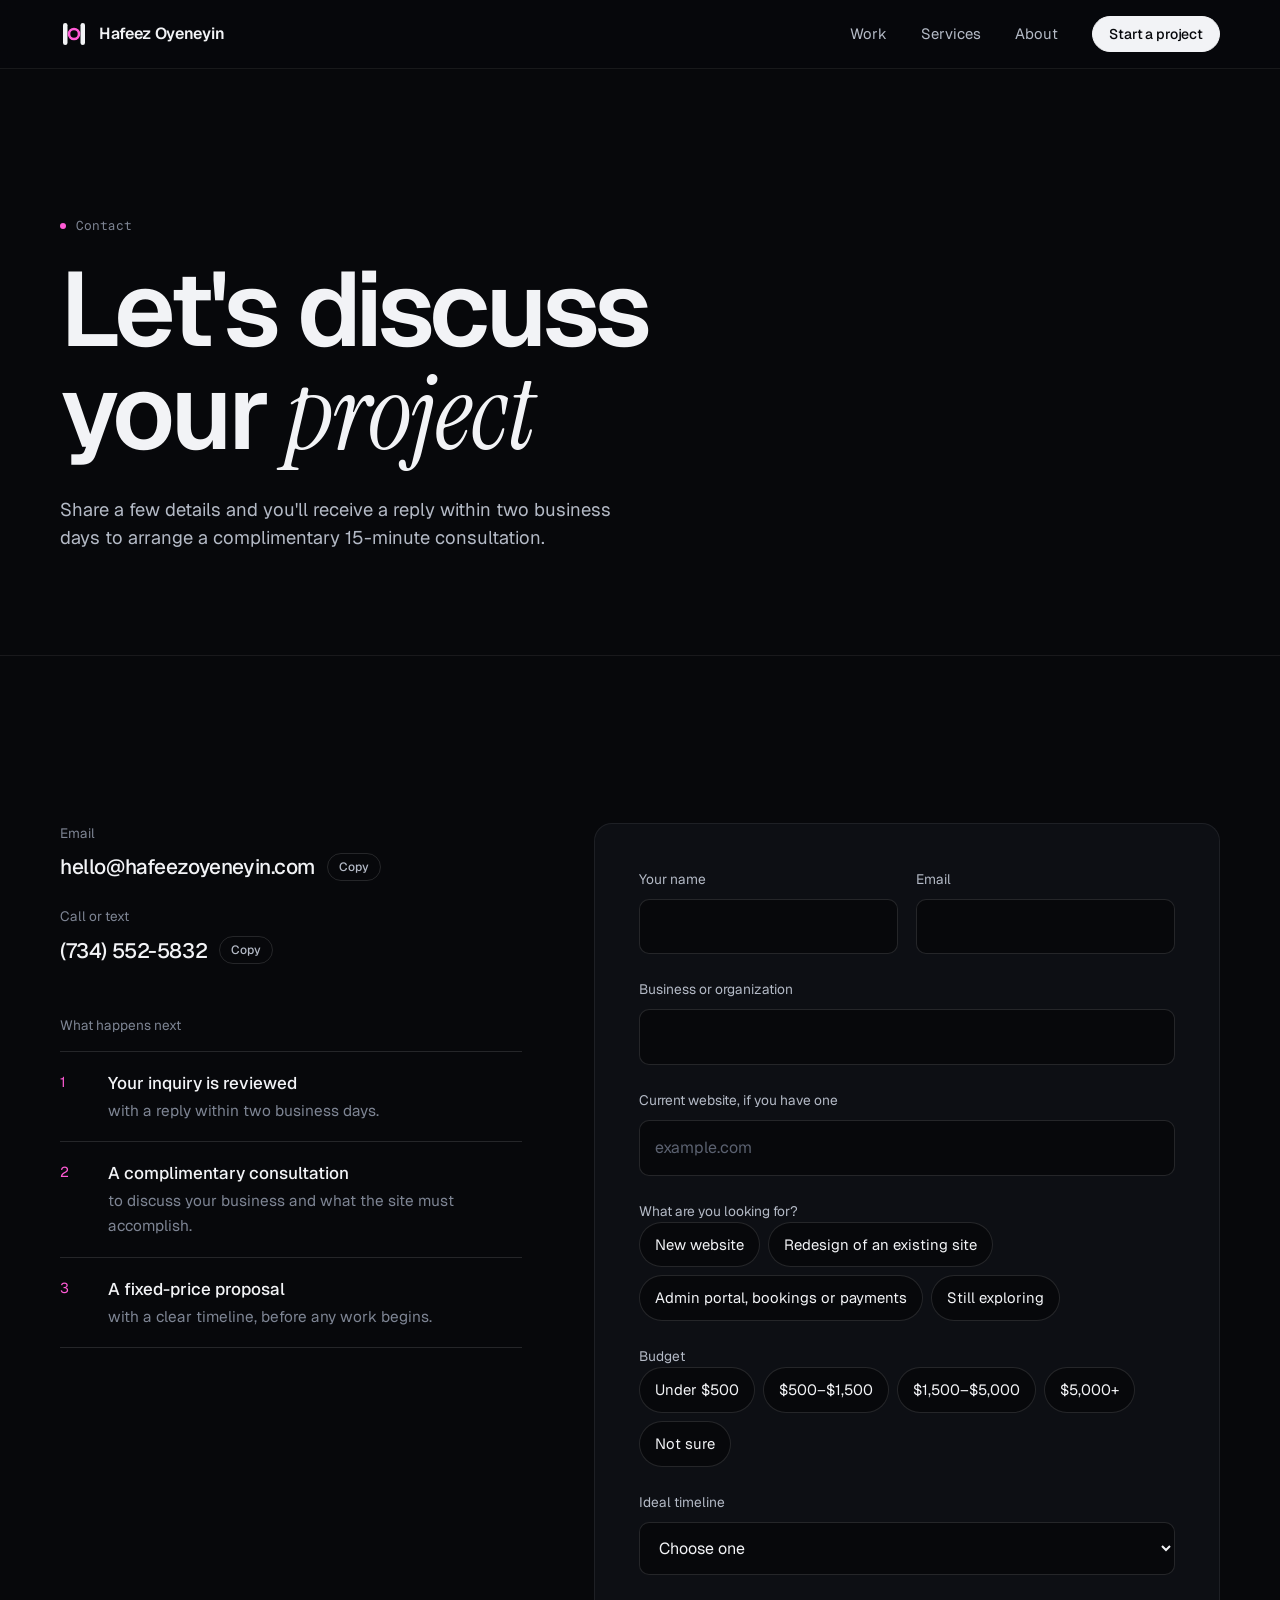
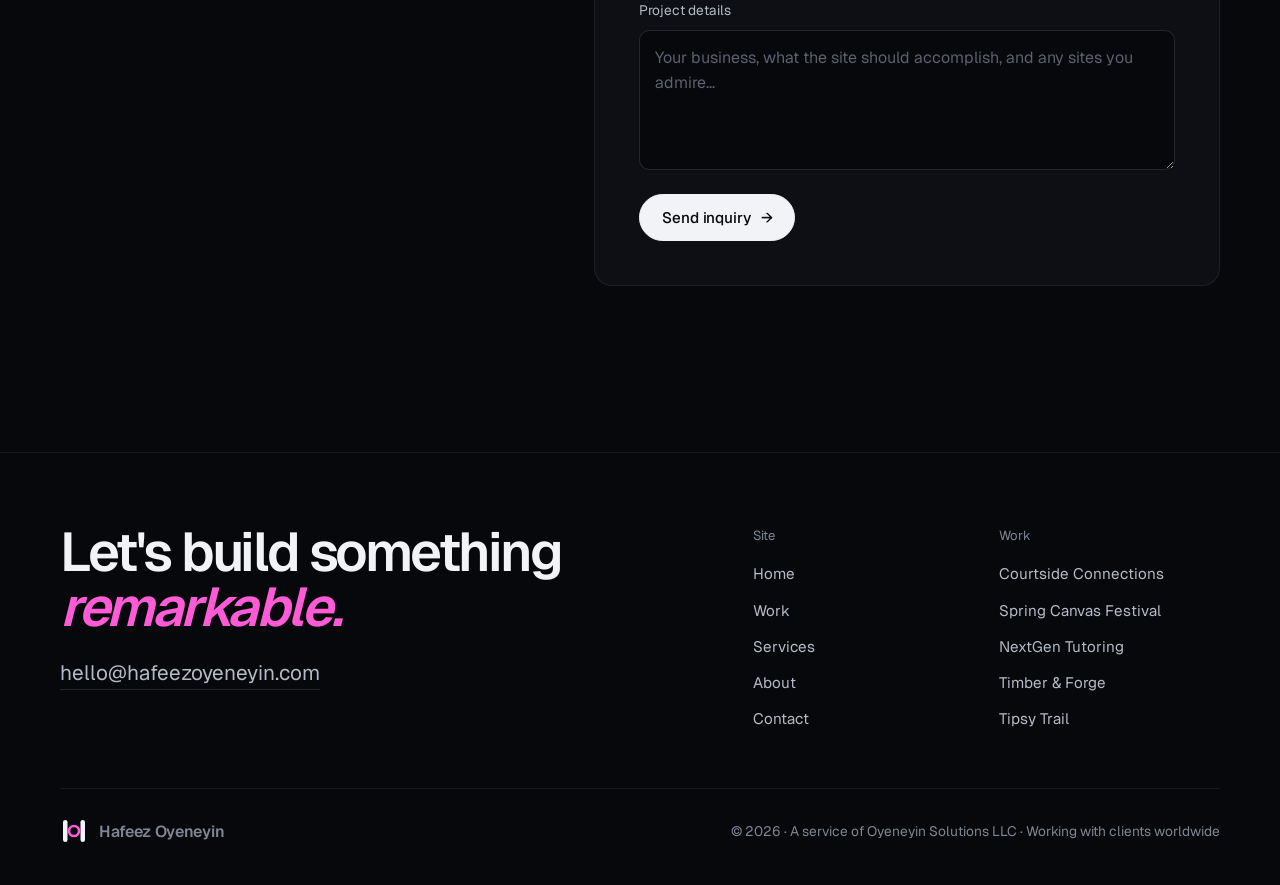
<file: contact.html>
<!doctype html>
<html lang="en">
<head>
<meta charset="utf-8">
<meta name="viewport" content="width=device-width, initial-scale=1, viewport-fit=cover">
<title>Contact | Hafeez Oyeneyin</title>
<meta name="claude:viewport-fit-sides" content="cover">
<meta name="description" content="Begin your project. Share a few details and receive a reply within two business days.">
<meta name="theme-color" content="#07080B">
<link rel="canonical" href="https://hafeezoyeneyin.com/contact">
<meta property="og:title" content="Contact | Hafeez Oyeneyin">
<meta property="og:description" content="Begin your project. Share a few details and receive a reply within two business days.">
<meta property="og:type" content="website">
<meta property="og:url" content="https://hafeezoyeneyin.com/contact">
<meta property="og:site_name" content="Hafeez Oyeneyin">
<meta property="og:image" content="https://hafeezoyeneyin.com/assets/brand/og-image.png">
<meta property="og:image:width" content="1200">
<meta property="og:image:height" content="630">
<meta property="og:image:alt" content="Hafeez Oyeneyin: websites, crafted with intention.">
<meta name="twitter:card" content="summary_large_image">
<meta name="twitter:image" content="https://hafeezoyeneyin.com/assets/brand/og-image.png">
<link rel="icon" href="data:image/svg+xml,%3Csvg xmlns='http://www.w3.org/2000/svg' viewBox='0 0 28 28'%3E%3Crect width='28' height='28' rx='7' fill='%2307080B'/%3E%3Crect x='5' y='5' width='3.6' height='18' rx='1.8' fill='%23F2F3F6'/%3E%3Crect x='19.4' y='5' width='3.6' height='18' rx='1.8' fill='%23F2F3F6'/%3E%3Ccircle cx='14' cy='14' r='4' fill='none' stroke='%23FF5BD6' stroke-width='2.2'/%3E%3C/svg%3E">
<link rel="icon" type="image/png" sizes="32x32" href="assets/brand/favicon-32.png">
<link rel="apple-touch-icon" href="assets/brand/apple-touch-icon.png">
<link rel="preconnect" href="https://fonts.googleapis.com">
<link rel="preconnect" href="https://fonts.gstatic.com" crossorigin>
<link rel="stylesheet" href="https://fonts.googleapis.com/css2?family=Geist:wght@300..700&family=Geist+Mono:wght@400;500&family=Instrument+Serif:ital@0;1&family=Barlow+Condensed:wght@700;800&family=Caveat:wght@600&family=Boogaloo&family=Nunito:wght@800&family=Inter:wght@700;800&family=Oswald:wght@600;700&family=Poppins:wght@600&family=Fraunces:ital,wght@0,600;1,600&family=Instrument+Sans:wght@400;700&display=swap">
<link rel="stylesheet" href="assets/site.css">
</head>
<body>
<a class="skip" href="#main">Skip to content</a>
<header class="site-header solid" id="header">
  <div class="wrap">
    <a class="wordmark" href="index.html" aria-label="Hafeez Oyeneyin, home"><svg class="mark" viewBox="0 0 28 28" aria-hidden="true"><rect class="bar" x="3" y="3" width="4.5" height="22" rx="2.25"/><rect class="bar" x="20.5" y="3" width="4.5" height="22" rx="2.25"/><circle class="o" cx="14" cy="14" r="5"/></svg><span>Hafeez Oyeneyin</span></a>
    <nav class="nav" aria-label="Main">
      <a href="work.html">Work</a>
      <a href="services.html">Services</a>
      <a href="about.html">About</a>
      <a class="btn btn-primary" href="contact.html">Start a project</a>
      <button class="menu-btn" id="menu-btn" type="button" aria-expanded="false" aria-controls="mobile-menu" aria-label="Open menu"><span></span><span></span></button>
    </nav>
  </div>
  <div class="mobile-menu" id="mobile-menu" hidden>
    <div class="wrap">
      <a href="index.html">Home</a>
      <a href="work.html">Work</a>
      <a href="services.html">Services</a>
      <a href="about.html">About</a>
      <a href="contact.html" aria-current="page">Contact</a>
    </div>
  </div>
</header>

<main id="main">
  <section class="page-hero">
    <div class="wrap">
      <p class="eyebrow">Contact</p>
      <h1 class="display">Let's discuss your <em>project</em></h1>
      <p class="intro">Share a few details and you'll receive a reply within two business days to arrange a complimentary 15-minute consultation.</p>
    </div>
  </section>
  <section class="section">
    <div class="wrap contact-grid">
      <div class="reveal">
        <div class="direct">
          <div class="direct-row"><b>Email</b><div class="direct-line"><span id="email-text">hello@hafeezoyeneyin.com</span><button class="copy" type="button" data-copy="email-text">Copy</button></div></div>
          <div class="direct-row"><b>Call or text</b><div class="direct-line"><span id="phone-text">(734) 552-5832</span><button class="copy" type="button" data-copy="phone-text">Copy</button></div></div>
        </div>
        <p class="side-label">What happens next</p>
        <ol class="next-steps">
          <li><b>Your inquiry is reviewed</b><span>with a reply within two business days.</span></li>
          <li><b>A complimentary consultation</b><span>to discuss your business and what the site must accomplish.</span></li>
          <li><b>A fixed-price proposal</b><span>with a clear timeline, before any work begins.</span></li>
        </ol>
      </div>
      <form class="intake reveal" id="intake" data-email="hello@hafeezoyeneyin.com" novalidate>
        <div class="field-row">
          <div class="field"><label for="f-name">Your name</label><input id="f-name" name="name" autocomplete="name" required></div>
          <div class="field"><label for="f-email">Email</label><input id="f-email" name="email" type="email" autocomplete="email" required></div>
        </div>
        <div class="field"><label for="f-org">Business or organization</label><input id="f-org" name="organization" autocomplete="organization"></div>
        <div class="field"><label for="f-site">Current website, if you have one</label><input id="f-site" name="current_site" inputmode="url" placeholder="example.com"></div>
        <fieldset class="field">
          <legend>What are you looking for?</legend>
          <div class="chips">
            <label class="chip"><input type="radio" name="project_type" id="t-new" value="New website"><span>New website</span></label>
            <label class="chip"><input type="radio" name="project_type" id="t-redo" value="Redesign of an existing site"><span>Redesign of an existing site</span></label>
            <label class="chip"><input type="radio" name="project_type" id="t-custom" value="Admin portal, bookings or payments"><span>Admin portal, bookings or payments</span></label>
            <label class="chip"><input type="radio" name="project_type" id="t-unsure" value="Still exploring"><span>Still exploring</span></label>
          </div>
        </fieldset>
        <fieldset class="field">
          <legend>Budget</legend>
          <div class="chips">
            <label class="chip"><input type="radio" name="budget" id="b-1" value="Under $500"><span>Under $500</span></label>
            <label class="chip"><input type="radio" name="budget" id="b-2" value="$500–$1,500"><span>$500–$1,500</span></label>
            <label class="chip"><input type="radio" name="budget" id="b-3" value="$1,500–$5,000"><span>$1,500–$5,000</span></label>
            <label class="chip"><input type="radio" name="budget" id="b-4" value="$5,000+"><span>$5,000+</span></label>
            <label class="chip"><input type="radio" name="budget" id="b-5" value="Not sure"><span>Not sure</span></label>
          </div>
        </fieldset>
        <div class="field">
          <label for="f-when">Ideal timeline</label>
          <select id="f-when" name="timeline">
            <option value="">Choose one</option>
            <option>As soon as possible</option>
            <option>Within a month</option>
            <option>1–3 months</option>
            <option>Just exploring</option>
          </select>
        </div>
        <div class="field"><label for="f-msg">Project details</label><textarea id="f-msg" name="message" placeholder="Your business, what the site should accomplish, and any sites you admire…"></textarea></div>
        <input class="hp" type="text" name="_gotcha" tabindex="-1" autocomplete="off" aria-hidden="true">
        <div class="form-foot">
          <button class="btn btn-primary" type="submit" id="f-submit">Send inquiry <span class="arr" aria-hidden="true">→</span></button>
          <p class="form-status" id="form-status" role="status" aria-live="polite"></p>
        </div>
      </form>
    </div>
  </section>
</main>
<footer class="site-footer">
  <div class="wrap">
    <div class="foot-top">
      <div>
        <p class="say">Let's build something <em>remarkable.</em></p>
        <a class="foot-mail" href="mailto:hello@hafeezoyeneyin.com">hello@hafeezoyeneyin.com</a>
      </div>
      <div class="foot-cols">
        <div><h4>Site</h4><ul><li><a href="index.html">Home</a></li><li><a href="work.html">Work</a></li><li><a href="services.html">Services</a></li><li><a href="about.html">About</a></li><li><a href="contact.html">Contact</a></li></ul></div>
        <div><h4>Work</h4><ul><li><a href="work-courtside-connections.html">Courtside Connections</a></li><li><a href="work-spring-canvas-festival.html">Spring Canvas Festival</a></li><li><a href="work-nextgen-tutoring.html">NextGen Tutoring</a></li><li><a href="work-timber-and-forge.html">Timber &amp; Forge</a></li><li><a href="work-tipsy-trail.html">Tipsy Trail</a></li></ul></div>
      </div>
    </div>
    <div class="foot-row">
      <a class="wordmark" href="index.html" aria-label="Home"><svg class="mark" viewBox="0 0 28 28" aria-hidden="true"><rect class="bar" x="3" y="3" width="4.5" height="22" rx="2.25"/><rect class="bar" x="20.5" y="3" width="4.5" height="22" rx="2.25"/><circle class="o" cx="14" cy="14" r="5"/></svg><span>Hafeez Oyeneyin</span></a>
      <p>© <span id="year">2026</span> · A service of Oyeneyin Solutions LLC · Working with clients worldwide</p>
    </div>
  </div>
</footer>
<script src="assets/site.js"></script>
</body>
</html>
</file>
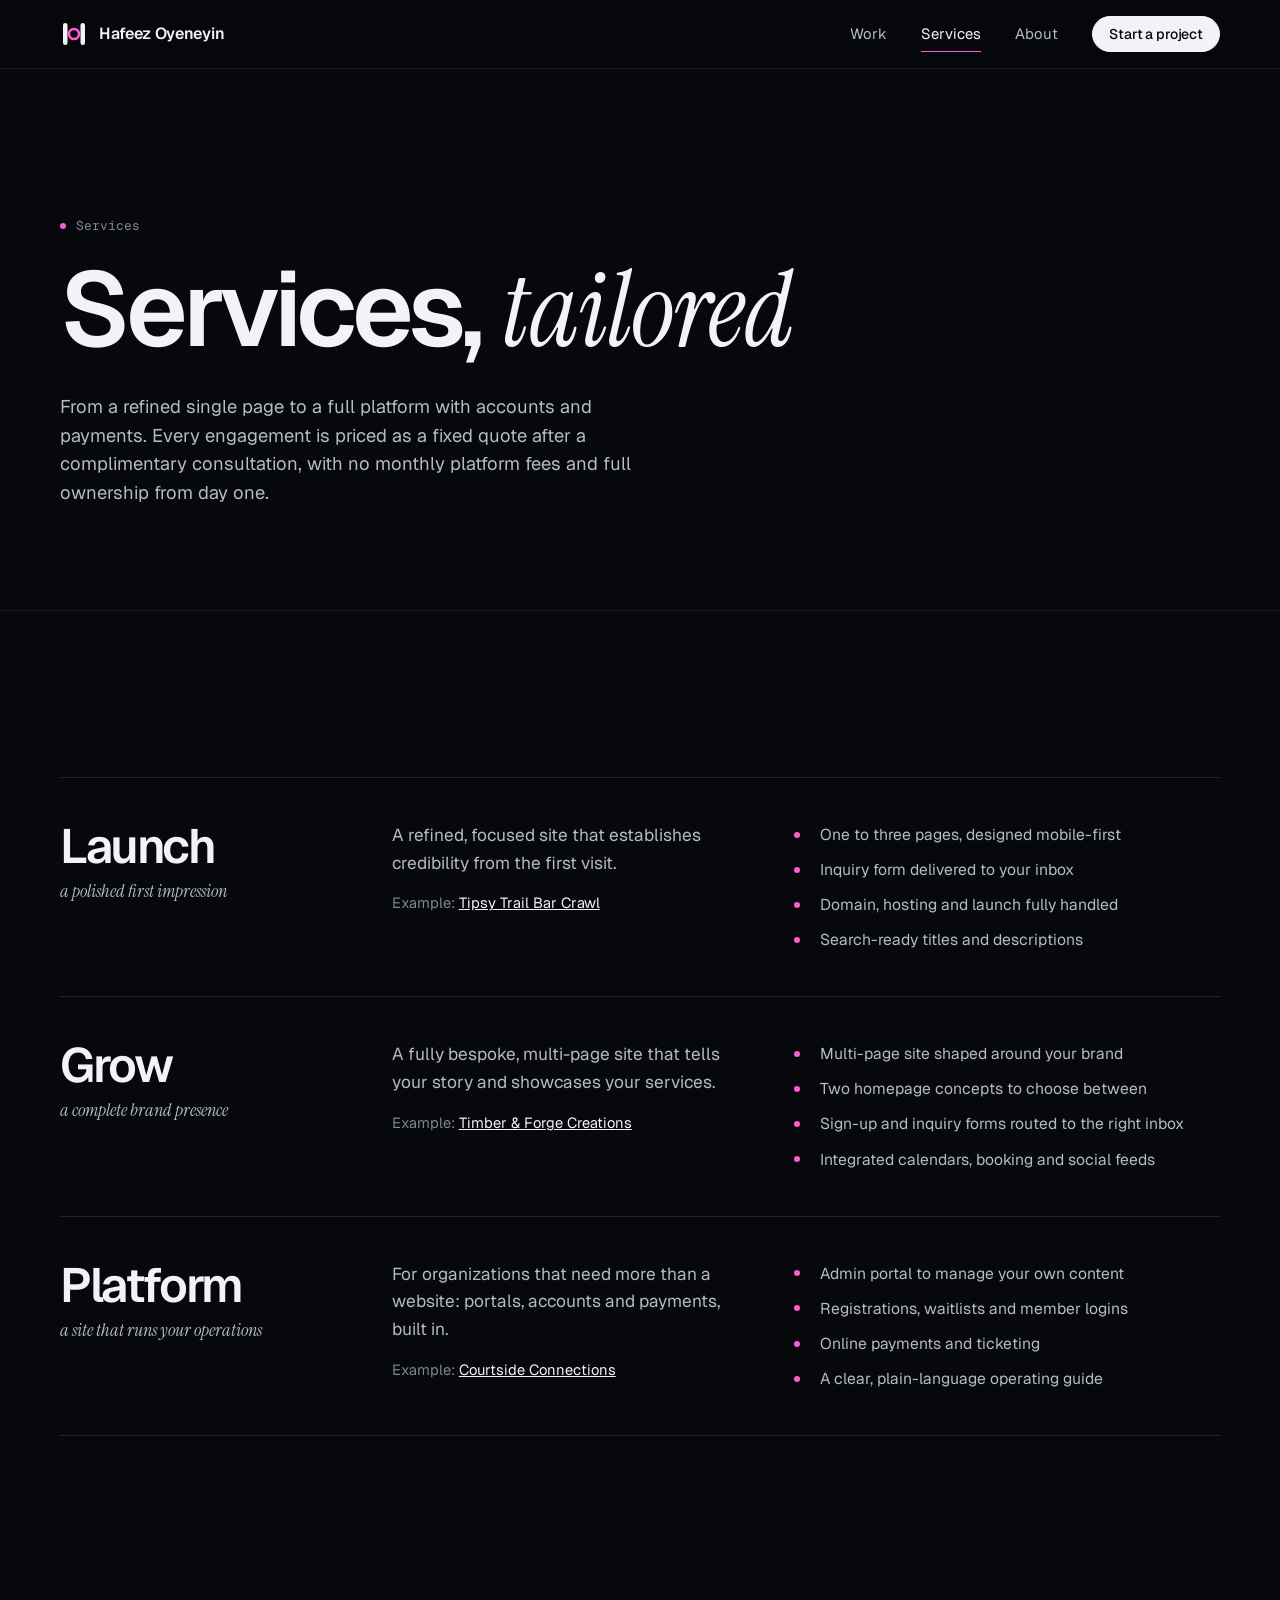
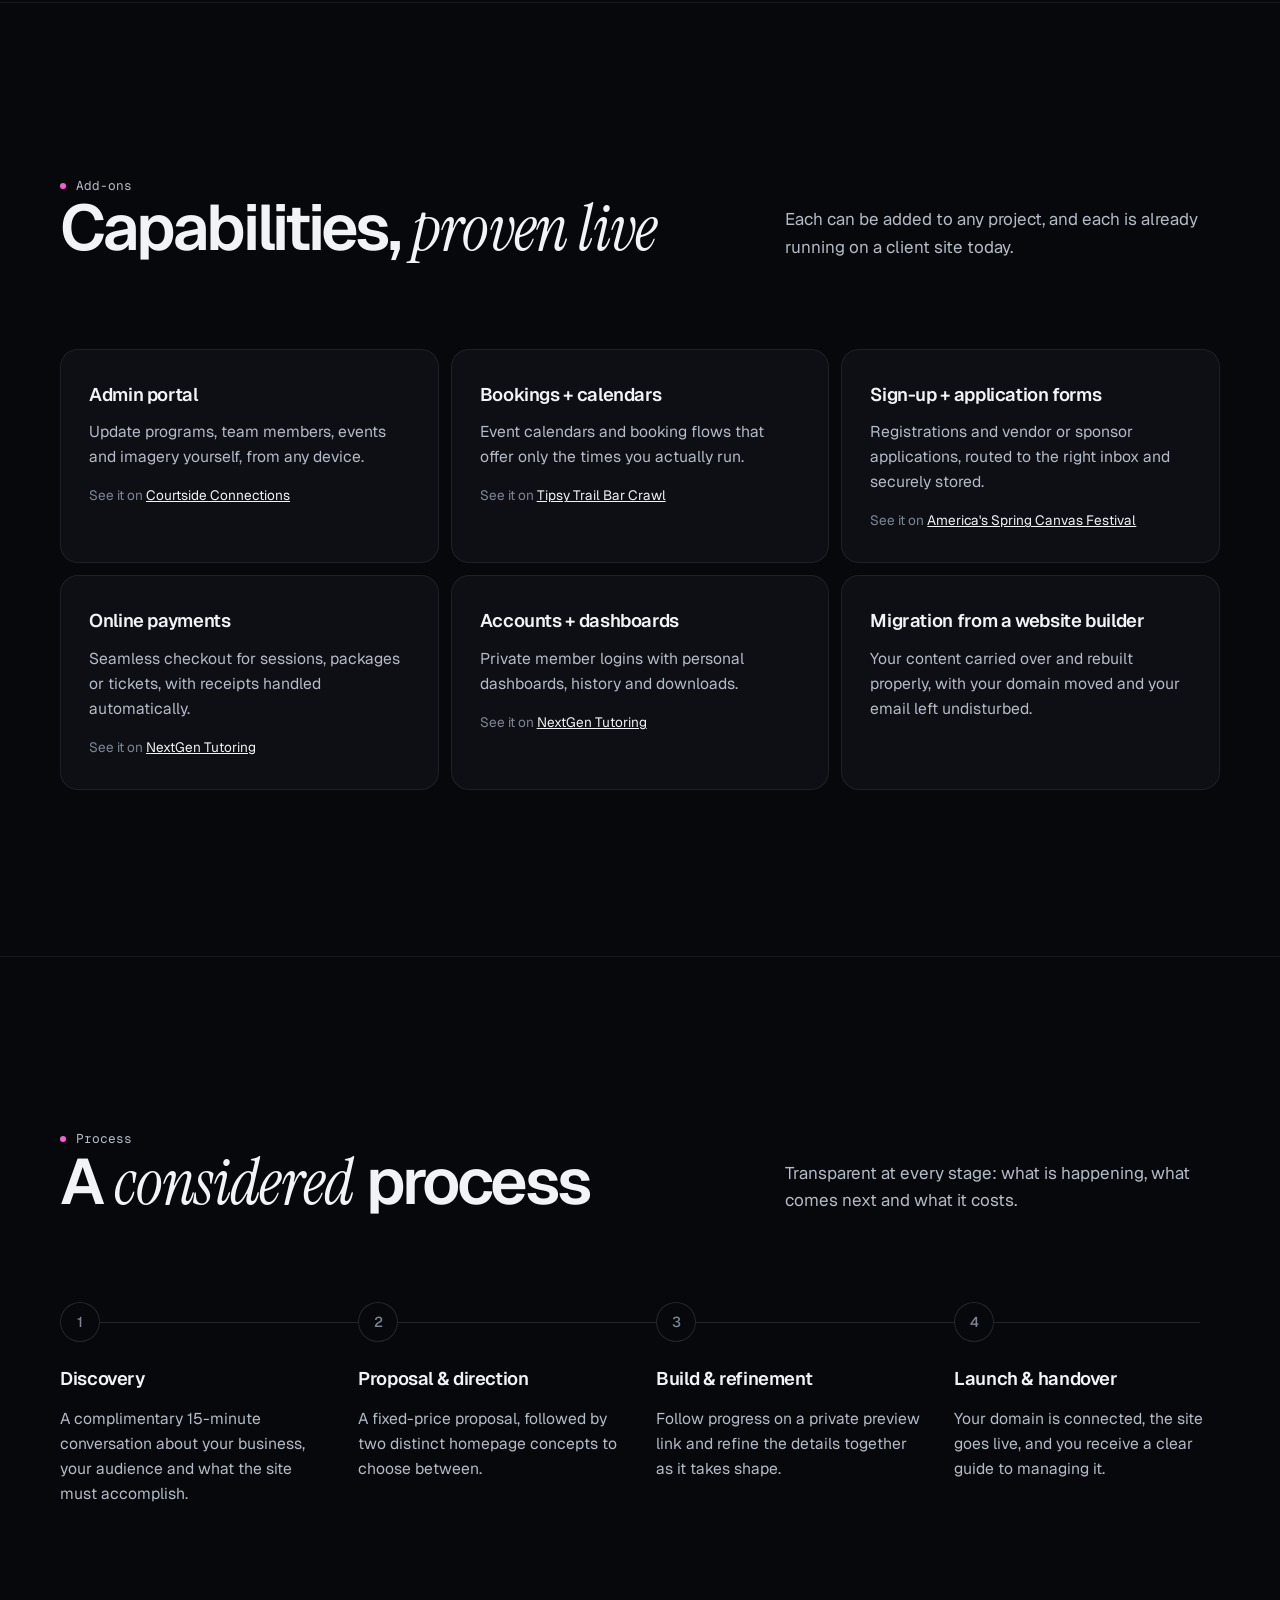
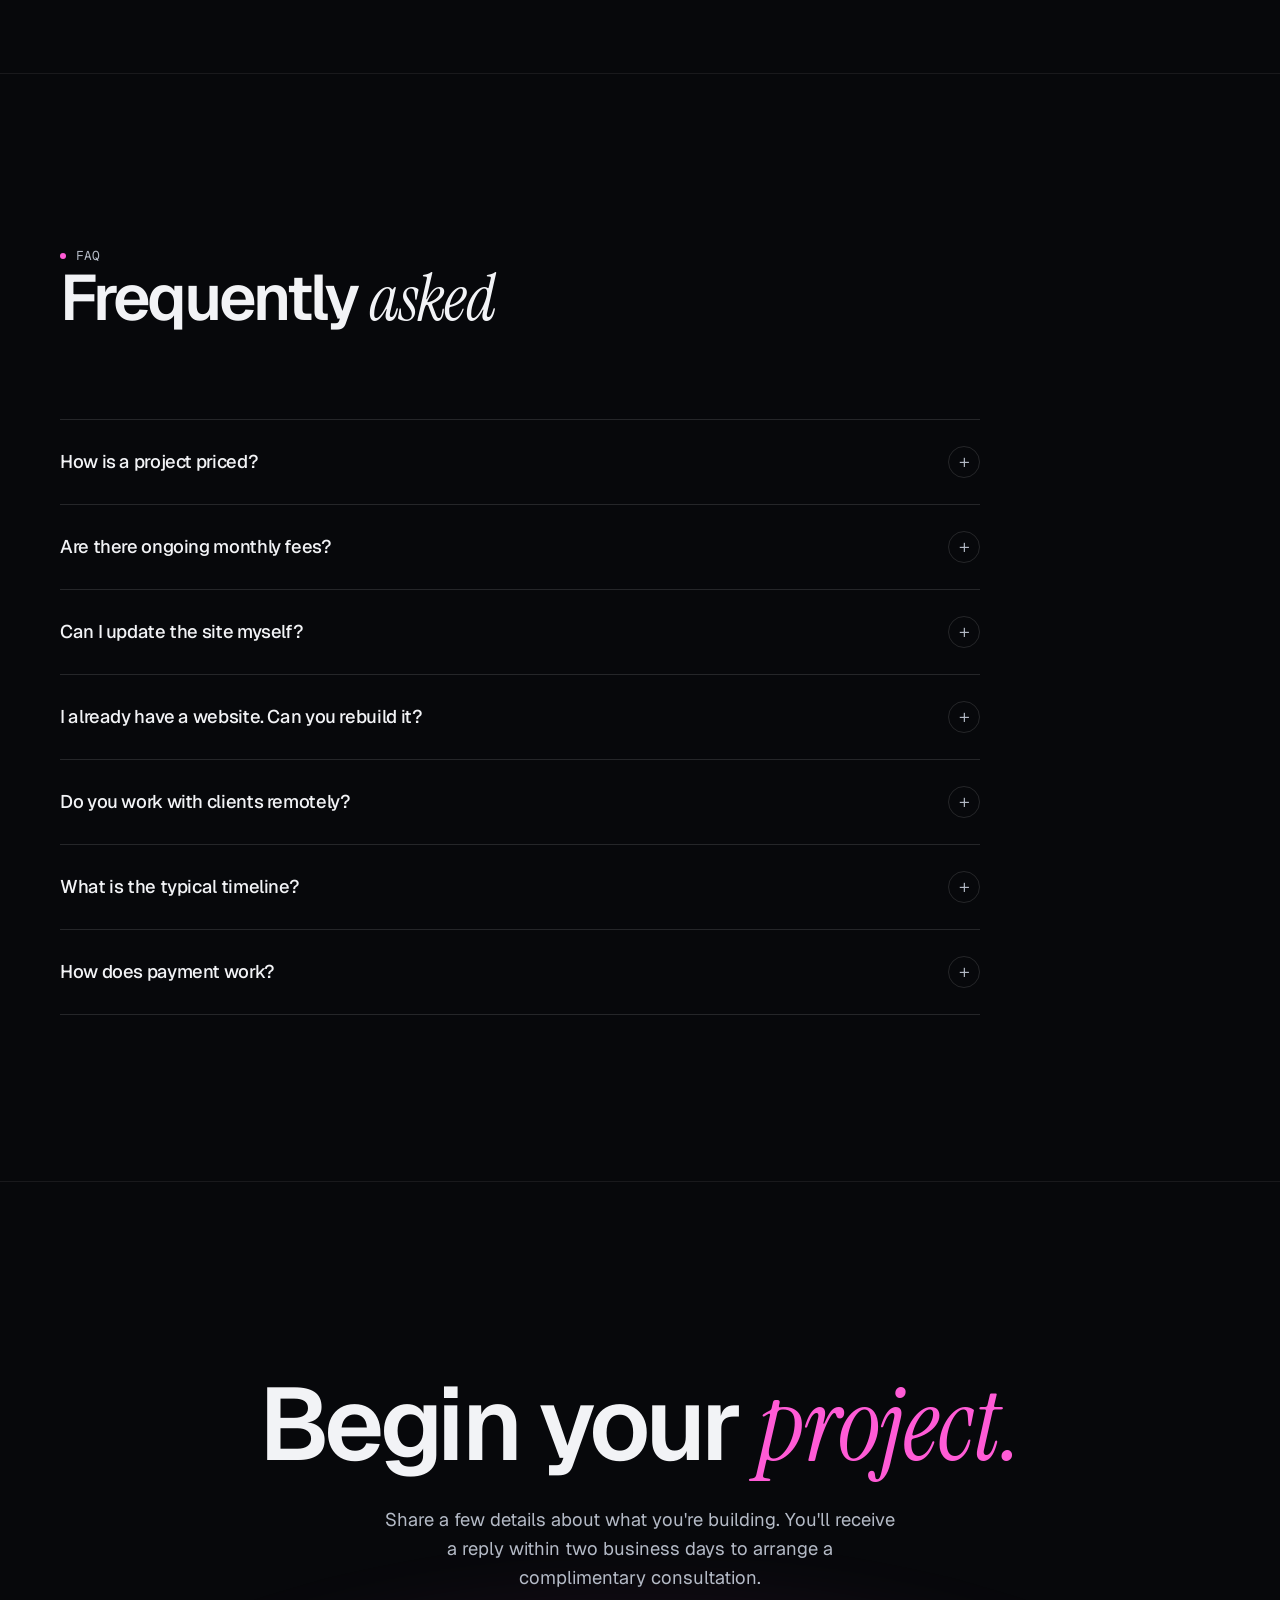
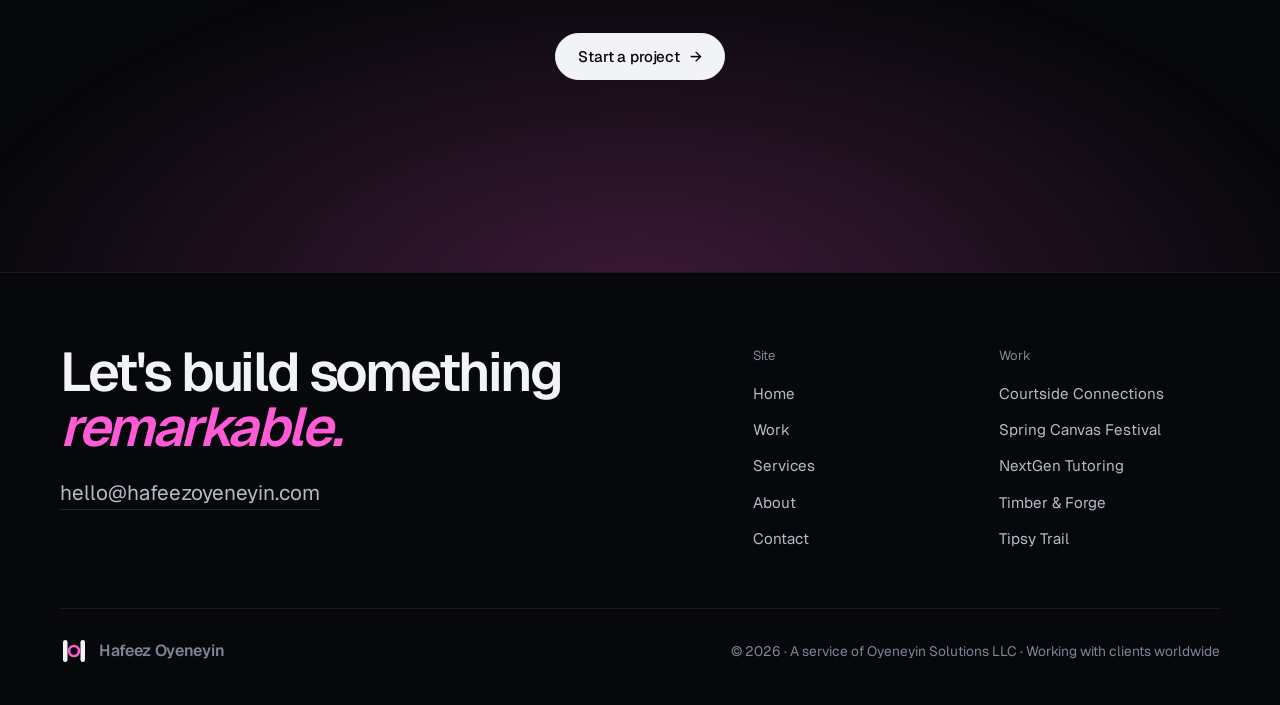
<file: services.html>
<!doctype html>
<html lang="en">
<head>
<meta charset="utf-8">
<meta name="viewport" content="width=device-width, initial-scale=1, viewport-fit=cover">
<title>Services | Hafeez Oyeneyin</title>
<meta name="claude:viewport-fit-sides" content="cover">
<meta name="description" content="Custom websites from a sharp launch site to platforms with admin portals, bookings and payments. Fixed quotes, no monthly platform fees.">
<meta name="theme-color" content="#07080B">
<link rel="canonical" href="https://hafeezoyeneyin.com/services">
<meta property="og:title" content="Services | Hafeez Oyeneyin">
<meta property="og:description" content="Custom websites from a sharp launch site to platforms with admin portals, bookings and payments. Fixed quotes, no monthly platform fees.">
<meta property="og:type" content="website">
<meta property="og:url" content="https://hafeezoyeneyin.com/services">
<meta property="og:site_name" content="Hafeez Oyeneyin">
<meta property="og:image" content="https://hafeezoyeneyin.com/assets/brand/og-image.png">
<meta property="og:image:width" content="1200">
<meta property="og:image:height" content="630">
<meta property="og:image:alt" content="Hafeez Oyeneyin: websites, crafted with intention.">
<meta name="twitter:card" content="summary_large_image">
<meta name="twitter:image" content="https://hafeezoyeneyin.com/assets/brand/og-image.png">
<link rel="icon" href="data:image/svg+xml,%3Csvg xmlns='http://www.w3.org/2000/svg' viewBox='0 0 28 28'%3E%3Crect width='28' height='28' rx='7' fill='%2307080B'/%3E%3Crect x='5' y='5' width='3.6' height='18' rx='1.8' fill='%23F2F3F6'/%3E%3Crect x='19.4' y='5' width='3.6' height='18' rx='1.8' fill='%23F2F3F6'/%3E%3Ccircle cx='14' cy='14' r='4' fill='none' stroke='%23FF5BD6' stroke-width='2.2'/%3E%3C/svg%3E">
<link rel="icon" type="image/png" sizes="32x32" href="assets/brand/favicon-32.png">
<link rel="apple-touch-icon" href="assets/brand/apple-touch-icon.png">
<link rel="preconnect" href="https://fonts.googleapis.com">
<link rel="preconnect" href="https://fonts.gstatic.com" crossorigin>
<link rel="stylesheet" href="https://fonts.googleapis.com/css2?family=Geist:wght@300..700&family=Geist+Mono:wght@400;500&family=Instrument+Serif:ital@0;1&family=Barlow+Condensed:wght@700;800&family=Caveat:wght@600&family=Boogaloo&family=Nunito:wght@800&family=Inter:wght@700;800&family=Oswald:wght@600;700&family=Poppins:wght@600&family=Fraunces:ital,wght@0,600;1,600&family=Instrument+Sans:wght@400;700&display=swap">
<link rel="stylesheet" href="assets/site.css">
</head>
<body>
<a class="skip" href="#main">Skip to content</a>
<header class="site-header solid" id="header">
  <div class="wrap">
    <a class="wordmark" href="index.html" aria-label="Hafeez Oyeneyin, home"><svg class="mark" viewBox="0 0 28 28" aria-hidden="true"><rect class="bar" x="3" y="3" width="4.5" height="22" rx="2.25"/><rect class="bar" x="20.5" y="3" width="4.5" height="22" rx="2.25"/><circle class="o" cx="14" cy="14" r="5"/></svg><span>Hafeez Oyeneyin</span></a>
    <nav class="nav" aria-label="Main">
      <a href="work.html">Work</a>
      <a href="services.html" aria-current="page">Services</a>
      <a href="about.html">About</a>
      <a class="btn btn-primary" href="contact.html">Start a project</a>
      <button class="menu-btn" id="menu-btn" type="button" aria-expanded="false" aria-controls="mobile-menu" aria-label="Open menu"><span></span><span></span></button>
    </nav>
  </div>
  <div class="mobile-menu" id="mobile-menu" hidden>
    <div class="wrap">
      <a href="index.html">Home</a>
      <a href="work.html">Work</a>
      <a href="services.html" aria-current="page">Services</a>
      <a href="about.html">About</a>
      <a href="contact.html">Contact</a>
    </div>
  </div>
</header>

<main id="main">
  <section class="page-hero">
    <div class="wrap">
      <p class="eyebrow">Services</p>
      <h1 class="display">Services, <em>tailored</em></h1>
      <p class="intro">From a refined single page to a full platform with accounts and payments. Every engagement is priced as a fixed quote after a complimentary consultation, with no monthly platform fees and full ownership from day one.</p>
    </div>
  </section>
  <section class="section">
    <div class="wrap">
      <div class="svc-list">
        <article class="svc reveal">
  <h3>Launch<small>a polished first impression</small></h3>
  <p>A refined, focused site that establishes credibility from the first visit.<span class="eg">Example: <a href="work-tipsy-trail.html">Tipsy Trail Bar Crawl</a></span></p>
  <ul><li>One to three pages, designed mobile-first</li><li>Inquiry form delivered to your inbox</li><li>Domain, hosting and launch fully handled</li><li>Search-ready titles and descriptions</li></ul>
</article>
<article class="svc reveal">
  <h3>Grow<small>a complete brand presence</small></h3>
  <p>A fully bespoke, multi-page site that tells your story and showcases your services.<span class="eg">Example: <a href="work-timber-and-forge.html">Timber &amp; Forge Creations</a></span></p>
  <ul><li>Multi-page site shaped around your brand</li><li>Two homepage concepts to choose between</li><li>Sign-up and inquiry forms routed to the right inbox</li><li>Integrated calendars, booking and social feeds</li></ul>
</article>
<article class="svc reveal">
  <h3>Platform<small>a site that runs your operations</small></h3>
  <p>For organizations that need more than a website: portals, accounts and payments, built in.<span class="eg">Example: <a href="work-courtside-connections.html">Courtside Connections</a></span></p>
  <ul><li>Admin portal to manage your own content</li><li>Registrations, waitlists and member logins</li><li>Online payments and ticketing</li><li>A clear, plain-language operating guide</li></ul>
</article>
      </div>
    </div>
  </section>
  <section class="section">
    <div class="wrap">
      <div class="section-head reveal">
        <div><p class="eyebrow">Add-ons</p><h2 class="display">Capabilities, <em>proven live</em></h2></div>
        <p>Each can be added to any project, and each is already running on a client site today.</p>
      </div>
      <div class="addons"><article class="addon reveal"><h3>Admin portal</h3><p>Update programs, team members, events and imagery yourself, from any device.</p><span class="seen">See it on <a href="work-courtside-connections.html">Courtside Connections</a></span></article><article class="addon reveal"><h3>Bookings + calendars</h3><p>Event calendars and booking flows that offer only the times you actually run.</p><span class="seen">See it on <a href="work-tipsy-trail.html">Tipsy Trail Bar Crawl</a></span></article><article class="addon reveal"><h3>Sign-up + application forms</h3><p>Registrations and vendor or sponsor applications, routed to the right inbox and securely stored.</p><span class="seen">See it on <a href="work-spring-canvas-festival.html">America&#x27;s Spring Canvas Festival</a></span></article><article class="addon reveal"><h3>Online payments</h3><p>Seamless checkout for sessions, packages or tickets, with receipts handled automatically.</p><span class="seen">See it on <a href="work-nextgen-tutoring.html">NextGen Tutoring</a></span></article><article class="addon reveal"><h3>Accounts + dashboards</h3><p>Private member logins with personal dashboards, history and downloads.</p><span class="seen">See it on <a href="work-nextgen-tutoring.html">NextGen Tutoring</a></span></article><article class="addon reveal"><h3>Migration from a website builder</h3><p>Your content carried over and rebuilt properly, with your domain moved and your email left undisturbed.</p></article></div>
    </div>
  </section>
  <section class="section">
    <div class="wrap">
      <div class="section-head reveal">
        <div><p class="eyebrow">Process</p><h2 class="display">A <em>considered</em> process</h2></div>
        <p>Transparent at every stage: what is happening, what comes next and what it costs.</p>
      </div>
      <ol class="steps" id="steps">
  <li><h3>Discovery</h3><p>A complimentary 15-minute conversation about your business, your audience and what the site must accomplish.</p></li>
  <li><h3>Proposal &amp; direction</h3><p>A fixed-price proposal, followed by two distinct homepage concepts to choose between.</p></li>
  <li><h3>Build &amp; refinement</h3><p>Follow progress on a private preview link and refine the details together as it takes shape.</p></li>
  <li><h3>Launch &amp; handover</h3><p>Your domain is connected, the site goes live, and you receive a clear guide to managing it.</p></li>
</ol>
    </div>
  </section>
  <section class="section">
    <div class="wrap">
      <div class="section-head reveal"><div><p class="eyebrow">FAQ</p><h2 class="display">Frequently <em>asked</em></h2></div></div>
      <div class="faq reveal"><details><summary>How is a project priced?</summary><p>Every project is quoted at a fixed price following a complimentary 15-minute consultation, based on what the site needs to accomplish. You&#x27;ll know the full investment before work begins, and it changes only if the scope does.</p></details><details><summary>Are there ongoing monthly fees?</summary><p>No. Because your site is custom-built, there&#x27;s no website-builder subscription. The only recurring cost is your domain name, typically $10–15 per year. Sites with accounts or payments may carry modest usage-based service fees, which are outlined in your proposal.</p></details><details><summary>Can I update the site myself?</summary><p>Yes. Sites can include an admin portal for managing programs, events, imagery and announcements, accompanied by a clear guide. On simpler sites, small text changes are handled for you at no charge.</p></details><details><summary>I already have a website. Can you rebuild it?</summary><p>Yes. Your existing content is carried over from your current site or builder, rebuilt to a higher standard, and your domain is moved without disrupting your email. Keep your current plan active until the new site launches.</p></details><details><summary>Do you work with clients remotely?</summary><p>Yes. Clients are welcome from anywhere. Consultations, design reviews and a private live preview all take place online.</p></details><details><summary>What is the typical timeline?</summary><p>Most sites launch within one to three weeks of the initial consultation. Projects with portals, accounts or payments take longer, and a detailed timeline accompanies every proposal.</p></details><details><summary>How does payment work?</summary><p>Invoices are issued by Oyeneyin Solutions LLC, with payment details included on each. Any work beyond the agreed scope is quoted separately before it begins.</p></details></div>
    </div>
  </section>
<section class="cta" aria-labelledby="cta-title">
  <div class="wrap reveal">
    <h2 class="display" id="cta-title">Begin your <em>project.</em></h2>
    <p>Share a few details about what you're building. You'll receive a reply within two business days to arrange a complimentary consultation.</p>
    <a class="btn btn-primary" href="contact.html">Start a project <span class="arr" aria-hidden="true">→</span></a>
  </div>
</section>
</main>
<footer class="site-footer">
  <div class="wrap">
    <div class="foot-top">
      <div>
        <p class="say">Let's build something <em>remarkable.</em></p>
        <a class="foot-mail" href="mailto:hello@hafeezoyeneyin.com">hello@hafeezoyeneyin.com</a>
      </div>
      <div class="foot-cols">
        <div><h4>Site</h4><ul><li><a href="index.html">Home</a></li><li><a href="work.html">Work</a></li><li><a href="services.html">Services</a></li><li><a href="about.html">About</a></li><li><a href="contact.html">Contact</a></li></ul></div>
        <div><h4>Work</h4><ul><li><a href="work-courtside-connections.html">Courtside Connections</a></li><li><a href="work-spring-canvas-festival.html">Spring Canvas Festival</a></li><li><a href="work-nextgen-tutoring.html">NextGen Tutoring</a></li><li><a href="work-timber-and-forge.html">Timber &amp; Forge</a></li><li><a href="work-tipsy-trail.html">Tipsy Trail</a></li></ul></div>
      </div>
    </div>
    <div class="foot-row">
      <a class="wordmark" href="index.html" aria-label="Home"><svg class="mark" viewBox="0 0 28 28" aria-hidden="true"><rect class="bar" x="3" y="3" width="4.5" height="22" rx="2.25"/><rect class="bar" x="20.5" y="3" width="4.5" height="22" rx="2.25"/><circle class="o" cx="14" cy="14" r="5"/></svg><span>Hafeez Oyeneyin</span></a>
      <p>© <span id="year">2026</span> · A service of Oyeneyin Solutions LLC · Working with clients worldwide</p>
    </div>
  </div>
</footer>
<script src="assets/site.js"></script>
</body>
</html>
</file>
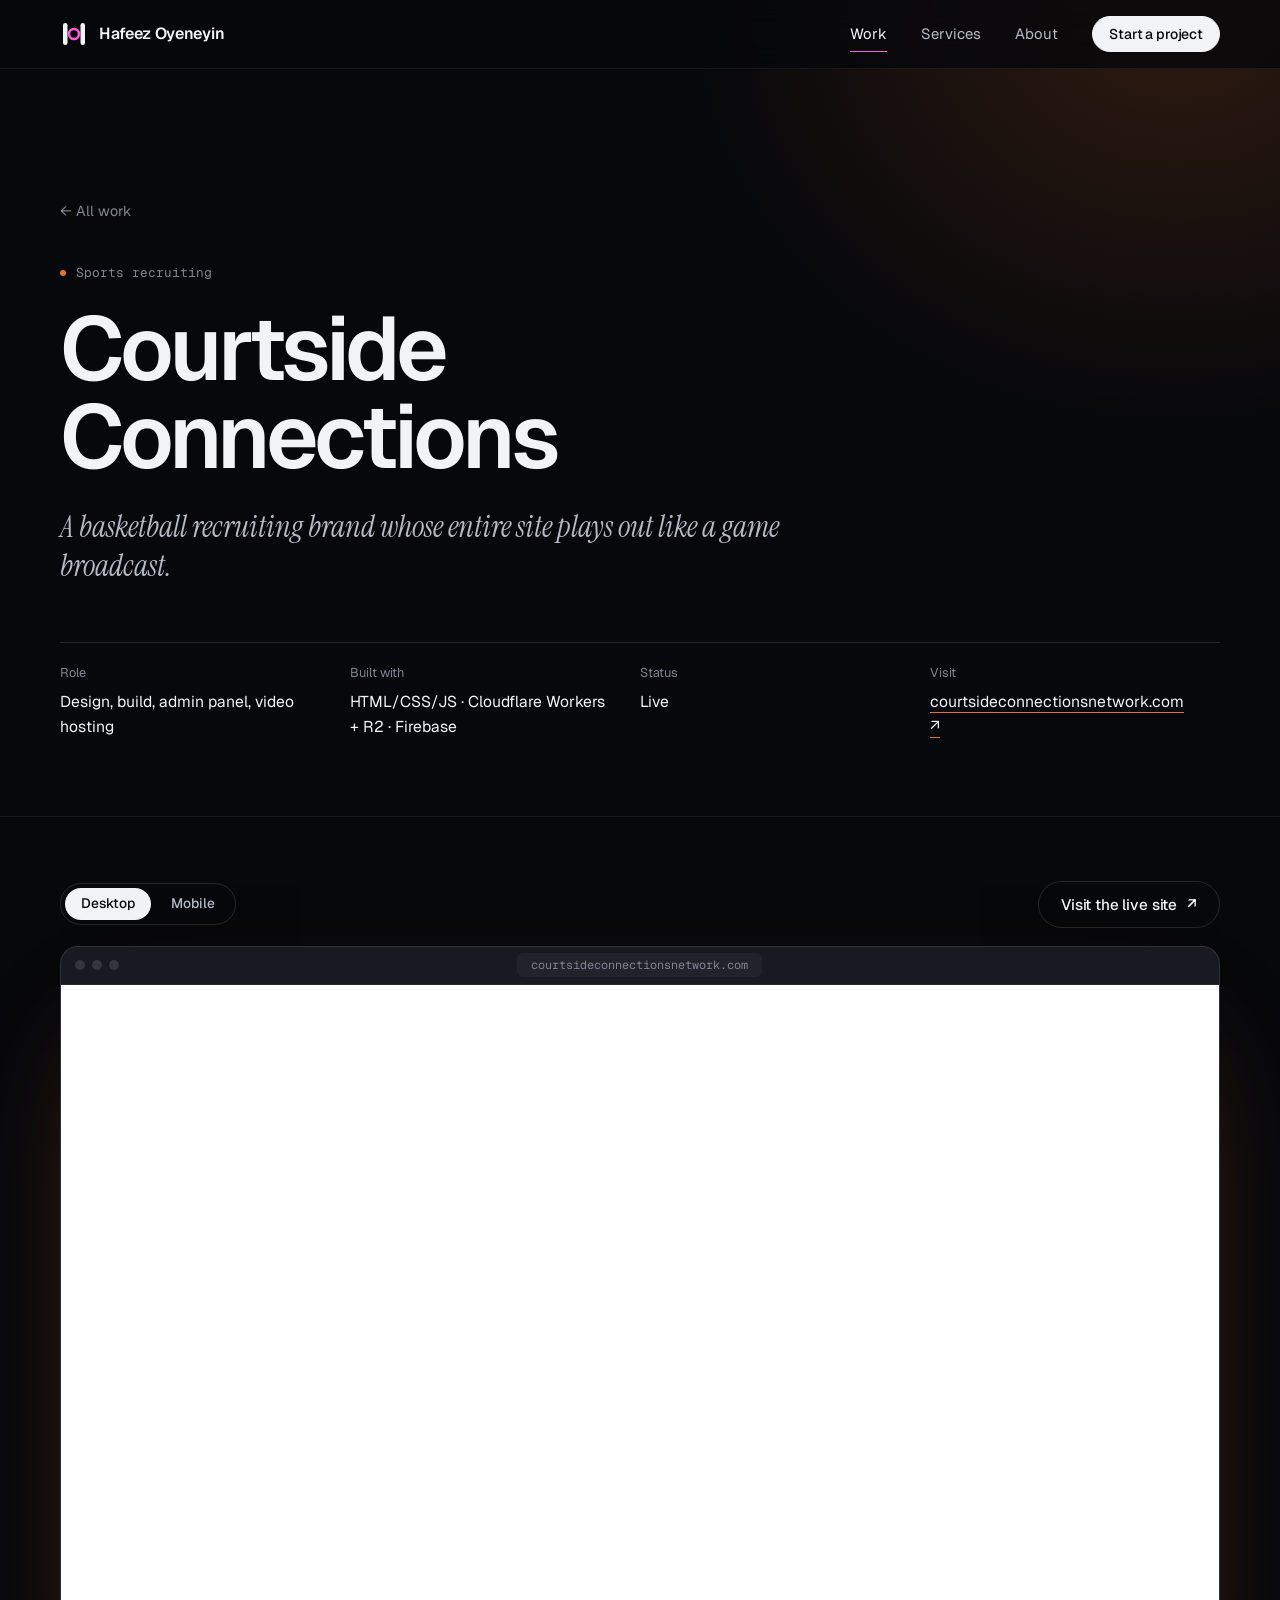
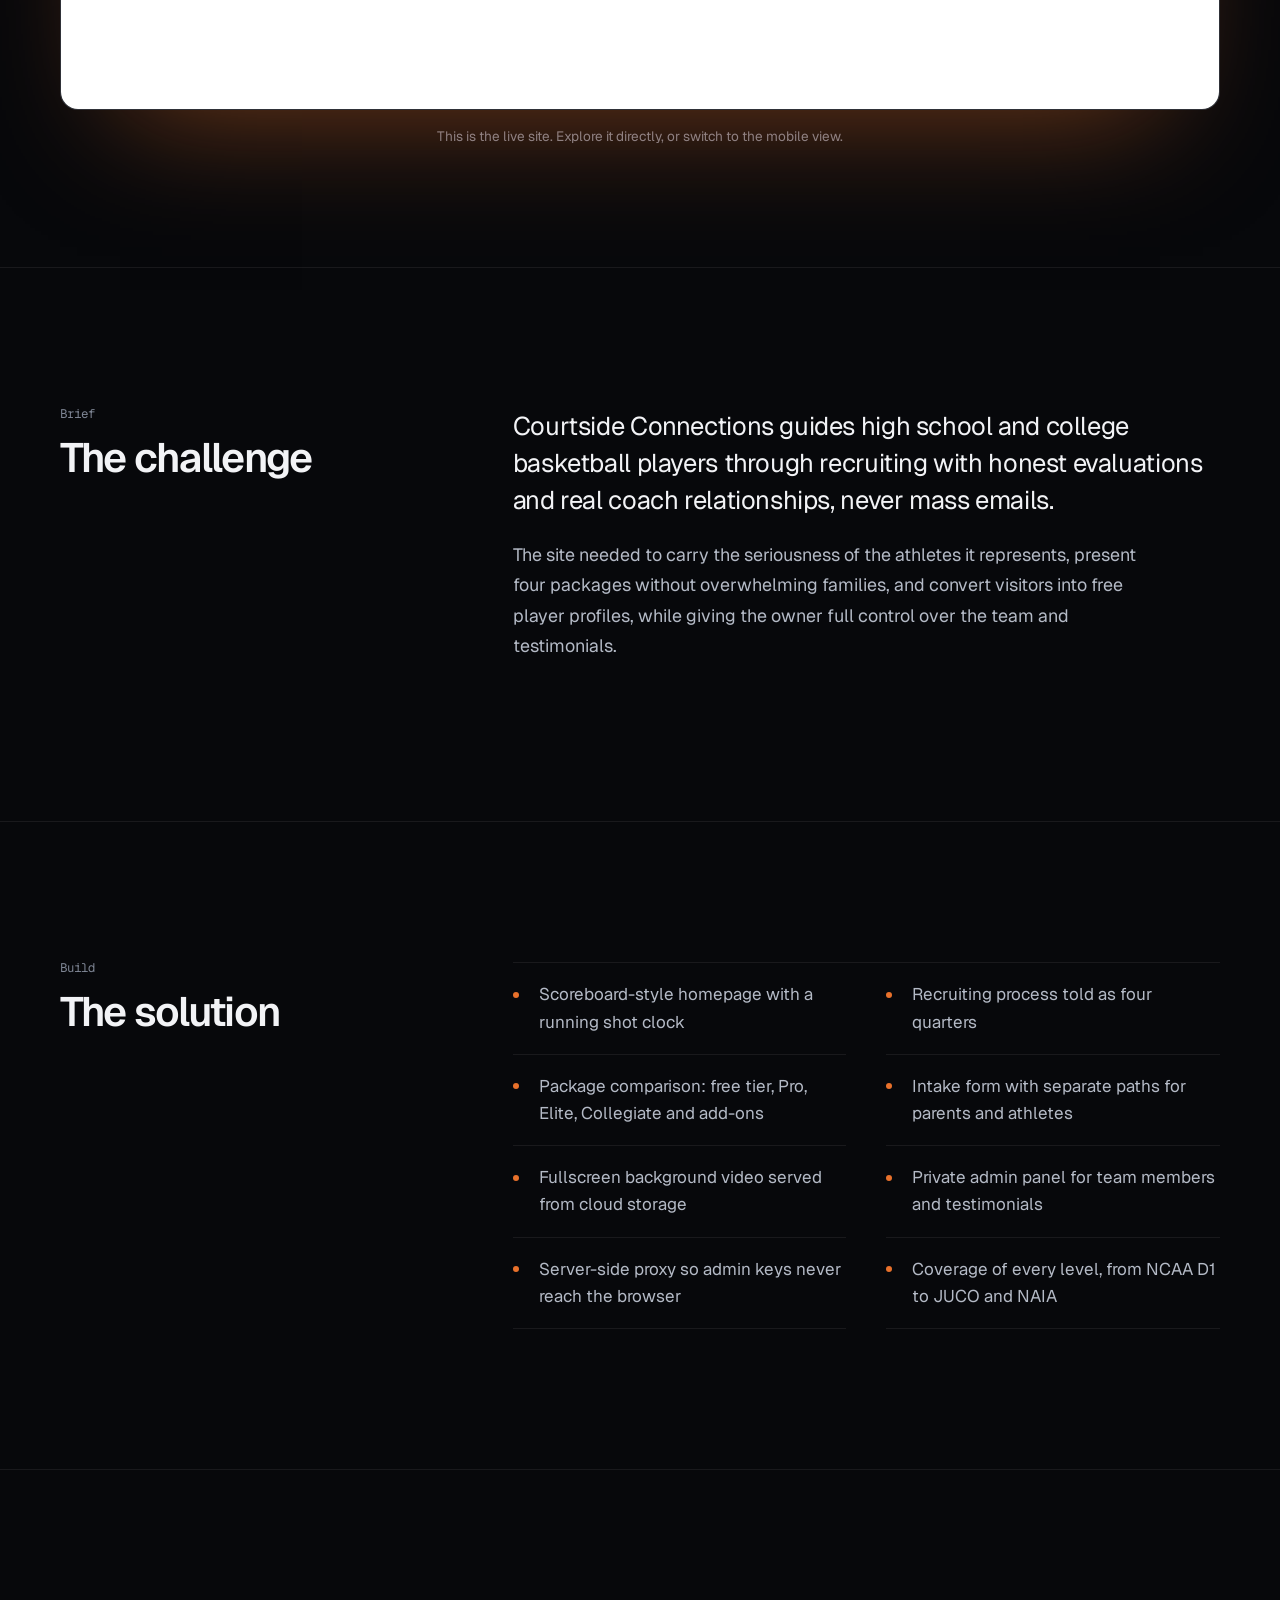
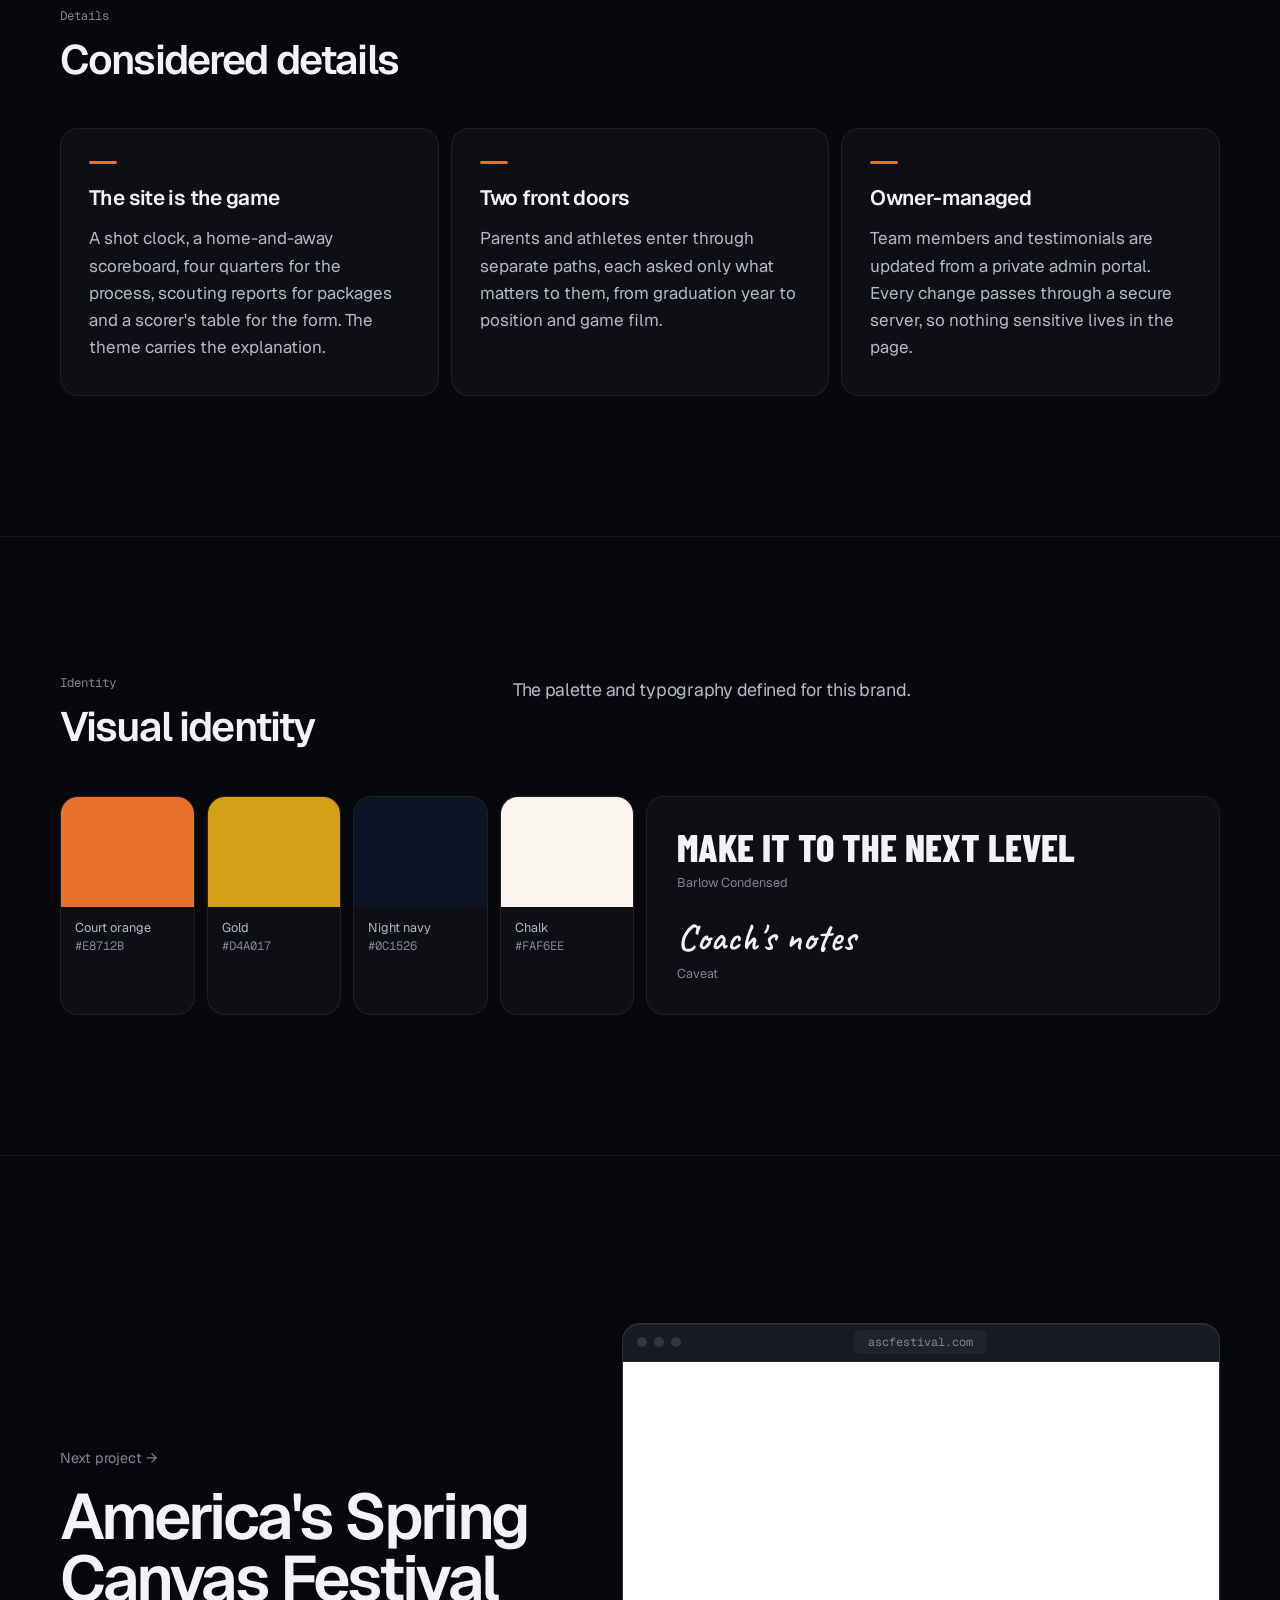
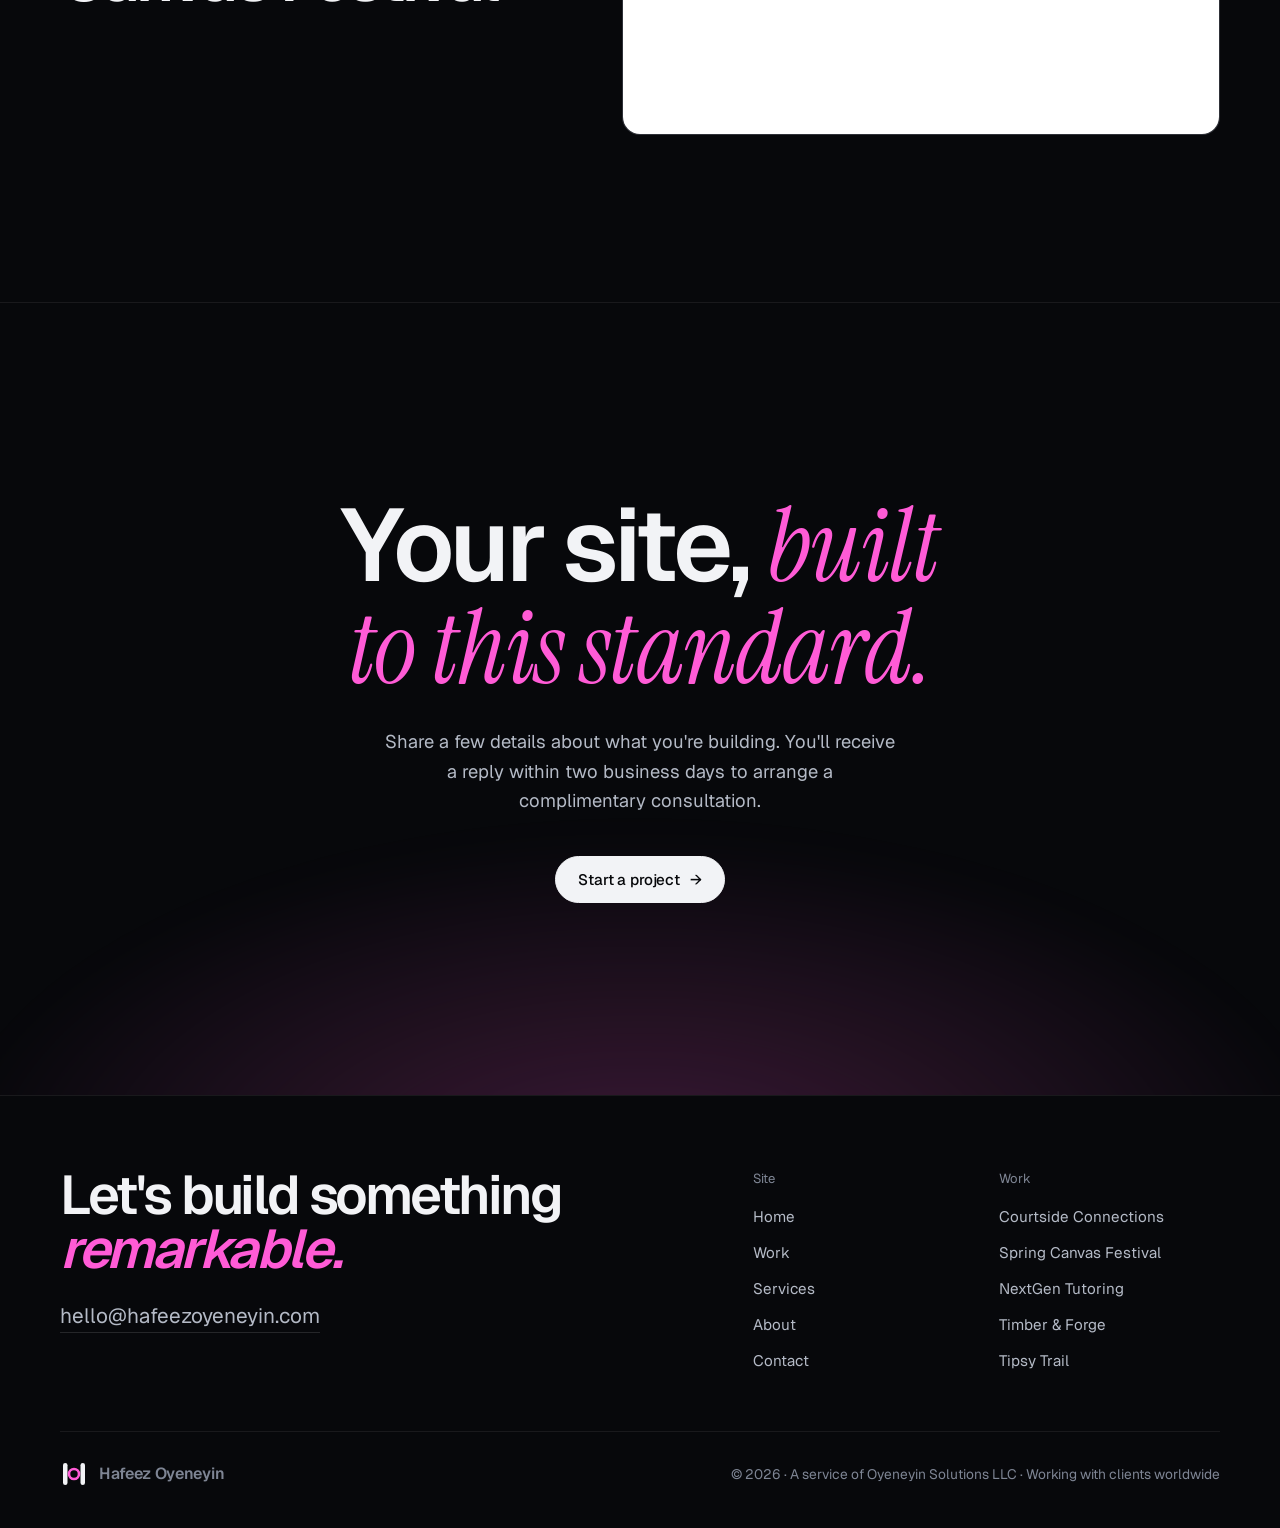
<file: work-courtside-connections.html>
<!doctype html>
<html lang="en">
<head>
<meta charset="utf-8">
<meta name="viewport" content="width=device-width, initial-scale=1, viewport-fit=cover">
<title>Courtside Connections | Case study | Hafeez Oyeneyin</title>
<meta name="claude:viewport-fit-sides" content="cover">
<meta name="description" content="A basketball recruiting brand whose entire site plays out like a game broadcast.">
<meta name="theme-color" content="#07080B">
<link rel="canonical" href="https://hafeezoyeneyin.com/work-courtside-connections">
<meta property="og:title" content="Courtside Connections | Case study | Hafeez Oyeneyin">
<meta property="og:description" content="A basketball recruiting brand whose entire site plays out like a game broadcast.">
<meta property="og:type" content="website">
<meta property="og:url" content="https://hafeezoyeneyin.com/work-courtside-connections">
<meta property="og:site_name" content="Hafeez Oyeneyin">
<meta property="og:image" content="https://hafeezoyeneyin.com/assets/brand/og-image.png">
<meta property="og:image:width" content="1200">
<meta property="og:image:height" content="630">
<meta property="og:image:alt" content="Hafeez Oyeneyin: websites, crafted with intention.">
<meta name="twitter:card" content="summary_large_image">
<meta name="twitter:image" content="https://hafeezoyeneyin.com/assets/brand/og-image.png">
<link rel="icon" href="data:image/svg+xml,%3Csvg xmlns='http://www.w3.org/2000/svg' viewBox='0 0 28 28'%3E%3Crect width='28' height='28' rx='7' fill='%2307080B'/%3E%3Crect x='5' y='5' width='3.6' height='18' rx='1.8' fill='%23F2F3F6'/%3E%3Crect x='19.4' y='5' width='3.6' height='18' rx='1.8' fill='%23F2F3F6'/%3E%3Ccircle cx='14' cy='14' r='4' fill='none' stroke='%23FF5BD6' stroke-width='2.2'/%3E%3C/svg%3E">
<link rel="icon" type="image/png" sizes="32x32" href="assets/brand/favicon-32.png">
<link rel="apple-touch-icon" href="assets/brand/apple-touch-icon.png">
<link rel="preconnect" href="https://fonts.googleapis.com">
<link rel="preconnect" href="https://fonts.gstatic.com" crossorigin>
<link rel="stylesheet" href="https://fonts.googleapis.com/css2?family=Geist:wght@300..700&family=Geist+Mono:wght@400;500&family=Instrument+Serif:ital@0;1&family=Barlow+Condensed:wght@700;800&family=Caveat:wght@600&family=Boogaloo&family=Nunito:wght@800&family=Inter:wght@700;800&family=Oswald:wght@600;700&family=Poppins:wght@600&family=Fraunces:ital,wght@0,600;1,600&family=Instrument+Sans:wght@400;700&display=swap">
<link rel="stylesheet" href="assets/site.css">
</head>
<body>
<a class="skip" href="#main">Skip to content</a>
<header class="site-header solid" id="header">
  <div class="wrap">
    <a class="wordmark" href="index.html" aria-label="Hafeez Oyeneyin, home"><svg class="mark" viewBox="0 0 28 28" aria-hidden="true"><rect class="bar" x="3" y="3" width="4.5" height="22" rx="2.25"/><rect class="bar" x="20.5" y="3" width="4.5" height="22" rx="2.25"/><circle class="o" cx="14" cy="14" r="5"/></svg><span>Hafeez Oyeneyin</span></a>
    <nav class="nav" aria-label="Main">
      <a href="work.html" aria-current="page">Work</a>
      <a href="services.html">Services</a>
      <a href="about.html">About</a>
      <a class="btn btn-primary" href="contact.html">Start a project</a>
      <button class="menu-btn" id="menu-btn" type="button" aria-expanded="false" aria-controls="mobile-menu" aria-label="Open menu"><span></span><span></span></button>
    </nav>
  </div>
  <div class="mobile-menu" id="mobile-menu" hidden>
    <div class="wrap">
      <a href="index.html">Home</a>
      <a href="work.html" aria-current="page">Work</a>
      <a href="services.html">Services</a>
      <a href="about.html">About</a>
      <a href="contact.html">Contact</a>
    </div>
  </div>
</header>

<main id="main" class="cs" style="--brand:#E8712B">
  <section class="cs-hero">
    <div class="wrap">
      <a class="crumb" href="work.html">← All work</a>
      <p class="eyebrow">Sports recruiting</p>
      <h1 class="display">Courtside Connections</h1>
      <p class="cs-tagline">A basketball recruiting brand whose entire site plays out like a game broadcast.</p>
      <dl class="cs-meta">
        <div><dt>Role</dt><dd>Design, build, admin panel, video hosting</dd></div>
        <div><dt>Built with</dt><dd>HTML/CSS/JS · Cloudflare Workers + R2 · Firebase</dd></div>
        <div><dt>Status</dt><dd>Live</dd></div>
        <div><dt>Visit</dt><dd><a href="https://courtsideconnectionsnetwork.com/" target="_blank" rel="noopener">courtsideconnectionsnetwork.com ↗</a></dd></div>
      </dl>
    </div>
  </section>

  <section class="cs-preview" aria-label="Live preview">
    <div class="wrap">
      <div class="toolbar">
        <div class="seg" role="group" aria-label="Preview size">
          <button type="button" data-device="desktop" data-target="live-courtside-connections" aria-pressed="true">Desktop</button>
          <button type="button" data-device="phone" data-target="live-courtside-connections" aria-pressed="false">Mobile</button>
        </div>
        <a class="btn" href="https://courtsideconnectionsnetwork.com/" target="_blank" rel="noopener">Visit the live site <span class="arr" aria-hidden="true">↗</span></a>
      </div>
      <div class="frame interactive" data-url="https://courtsideconnectionsnetwork.com/" data-name="Courtside Connections" data-live="1" style="--acc:#E8712B" id="live-courtside-connections">
  <div class="chrome" aria-hidden="true"><i></i><i></i><i></i><em>courtsideconnectionsnetwork.com</em><b></b></div>
  <div class="frame-view"><div class="poster p-courtside" aria-hidden="true">
  <div class="board"><span>HOME<b>0</b></span><span class="clock">SHOT CLOCK<b data-shotclock>24.0</b></span><span>AWAY<b>0</b></span></div>
  <div class="big">3%</div>
  <div class="line">Make it to the next level</div>
  <div class="sub">built by players who lived it</div>
</div></div>
</div>
      <p class="frame-note">This is the live site. Explore it directly, or switch to the mobile view.</p>
      
    </div>
  </section>

  <section class="cs-sec">
    <div class="wrap cs-grid reveal">
      <h2><small>Brief</small>The challenge</h2>
      <div class="prose"><p>Courtside Connections guides high school and college basketball players through recruiting with honest evaluations and real coach relationships, never mass emails.</p><p>The site needed to carry the seriousness of the athletes it represents, present four packages without overwhelming families, and convert visitors into free player profiles, while giving the owner full control over the team and testimonials.</p></div>
    </div>
  </section>

  <section class="cs-sec">
    <div class="wrap cs-grid reveal">
      <h2><small>Build</small>The solution</h2>
      <ul class="featlist"><li>Scoreboard-style homepage with a running shot clock</li><li>Recruiting process told as four quarters</li><li>Package comparison: free tier, Pro, Elite, Collegiate and add-ons</li><li>Intake form with separate paths for parents and athletes</li><li>Fullscreen background video served from cloud storage</li><li>Private admin panel for team members and testimonials</li><li>Server-side proxy so admin keys never reach the browser</li><li>Coverage of every level, from NCAA D1 to JUCO and NAIA</li></ul>
    </div>
  </section>

  <section class="cs-sec">
    <div class="wrap">
      <div class="cs-grid reveal" style="margin-bottom:48px"><h2><small>Details</small>Considered details</h2><div></div></div>
      <div class="details"><article class="detail reveal"><h3>The site is the game</h3><p>A shot clock, a home-and-away scoreboard, four quarters for the process, scouting reports for packages and a scorer&#x27;s table for the form. The theme carries the explanation.</p></article><article class="detail reveal"><h3>Two front doors</h3><p>Parents and athletes enter through separate paths, each asked only what matters to them, from graduation year to position and game film.</p></article><article class="detail reveal"><h3>Owner-managed</h3><p>Team members and testimonials are updated from a private admin portal. Every change passes through a secure server, so nothing sensitive lives in the page.</p></article></div>
    </div>
  </section>

  <section class="cs-sec">
    <div class="wrap">
      <div class="cs-grid reveal" style="margin-bottom:48px"><h2><small>Identity</small>Visual identity</h2><div class="prose"><p style="font-size:1.12rem;color:var(--text-2)">The palette and typography defined for this brand.</p></div></div>
      <div class="look reveal">
        <div class="swatches"><div class="swatch"><i style="background:#E8712B"></i><span>Court orange<br><code>#E8712B</code></span></div><div class="swatch"><i style="background:#D4A017"></i><span>Gold<br><code>#D4A017</code></span></div><div class="swatch"><i style="background:#0C1526"></i><span>Night navy<br><code>#0C1526</code></span></div><div class="swatch"><i style="background:#FAF6EE"></i><span>Chalk<br><code>#FAF6EE</code></span></div></div>
        <div class="type-spec"><div><span class="as" style="font-family:'Barlow Condensed', sans-serif;font-weight:800;text-transform:uppercase">MAKE IT TO THE NEXT LEVEL</span><span class="name">Barlow Condensed</span></div><div><span class="as" style="font-family:'Caveat', cursive;font-weight:600;text-transform:none">Coach&#x27;s notes</span><span class="name">Caveat</span></div></div>
      </div>
    </div>
  </section>

  <section class="section" aria-label="Next project">
    <div class="wrap">
      <a class="next-proj reveal" href="work-spring-canvas-festival.html" style="--next:#FDD10A">
        <div><p class="label">Next project →</p><h2 class="display">America&#x27;s Spring Canvas Festival</h2></div>
        <div class="frame" data-url="https://ascfestival.com/" data-name="America&#x27;s Spring Canvas Festival" data-live="1" style="--acc:#FDD10A" data-lazy-desktop="1">
  <div class="chrome" aria-hidden="true"><i></i><i></i><i></i><em>ascfestival.com</em><b></b></div>
  <div class="frame-view"><div class="poster p-ascf" aria-hidden="true">
  <p class="kick">America's Spring Canvas Festival</p>
  <p class="lbl">The canvas opens in</p>
  <p class="count"><b data-countdown="2028-05-26T12:00:00-04:00">--</b><small>days</small></p>
  <div class="time"><span>1982</span><span>1987</span><span>1994</span><span class="now">2028</span></div>
</div></div>
</div>
      </a>
    </div>
  </section>
<section class="cta" aria-labelledby="cta-title">
  <div class="wrap reveal">
    <h2 class="display" id="cta-title">Your site, <em>built to this standard.</em></h2>
    <p>Share a few details about what you're building. You'll receive a reply within two business days to arrange a complimentary consultation.</p>
    <a class="btn btn-primary" href="contact.html">Start a project <span class="arr" aria-hidden="true">→</span></a>
  </div>
</section>
</main>
<footer class="site-footer">
  <div class="wrap">
    <div class="foot-top">
      <div>
        <p class="say">Let's build something <em>remarkable.</em></p>
        <a class="foot-mail" href="mailto:hello@hafeezoyeneyin.com">hello@hafeezoyeneyin.com</a>
      </div>
      <div class="foot-cols">
        <div><h4>Site</h4><ul><li><a href="index.html">Home</a></li><li><a href="work.html">Work</a></li><li><a href="services.html">Services</a></li><li><a href="about.html">About</a></li><li><a href="contact.html">Contact</a></li></ul></div>
        <div><h4>Work</h4><ul><li><a href="work-courtside-connections.html">Courtside Connections</a></li><li><a href="work-spring-canvas-festival.html">Spring Canvas Festival</a></li><li><a href="work-nextgen-tutoring.html">NextGen Tutoring</a></li><li><a href="work-timber-and-forge.html">Timber &amp; Forge</a></li><li><a href="work-tipsy-trail.html">Tipsy Trail</a></li></ul></div>
      </div>
    </div>
    <div class="foot-row">
      <a class="wordmark" href="index.html" aria-label="Home"><svg class="mark" viewBox="0 0 28 28" aria-hidden="true"><rect class="bar" x="3" y="3" width="4.5" height="22" rx="2.25"/><rect class="bar" x="20.5" y="3" width="4.5" height="22" rx="2.25"/><circle class="o" cx="14" cy="14" r="5"/></svg><span>Hafeez Oyeneyin</span></a>
      <p>© <span id="year">2026</span> · A service of Oyeneyin Solutions LLC · Working with clients worldwide</p>
    </div>
  </div>
</footer>
<script src="assets/site.js"></script>
</body>
</html>
</file>
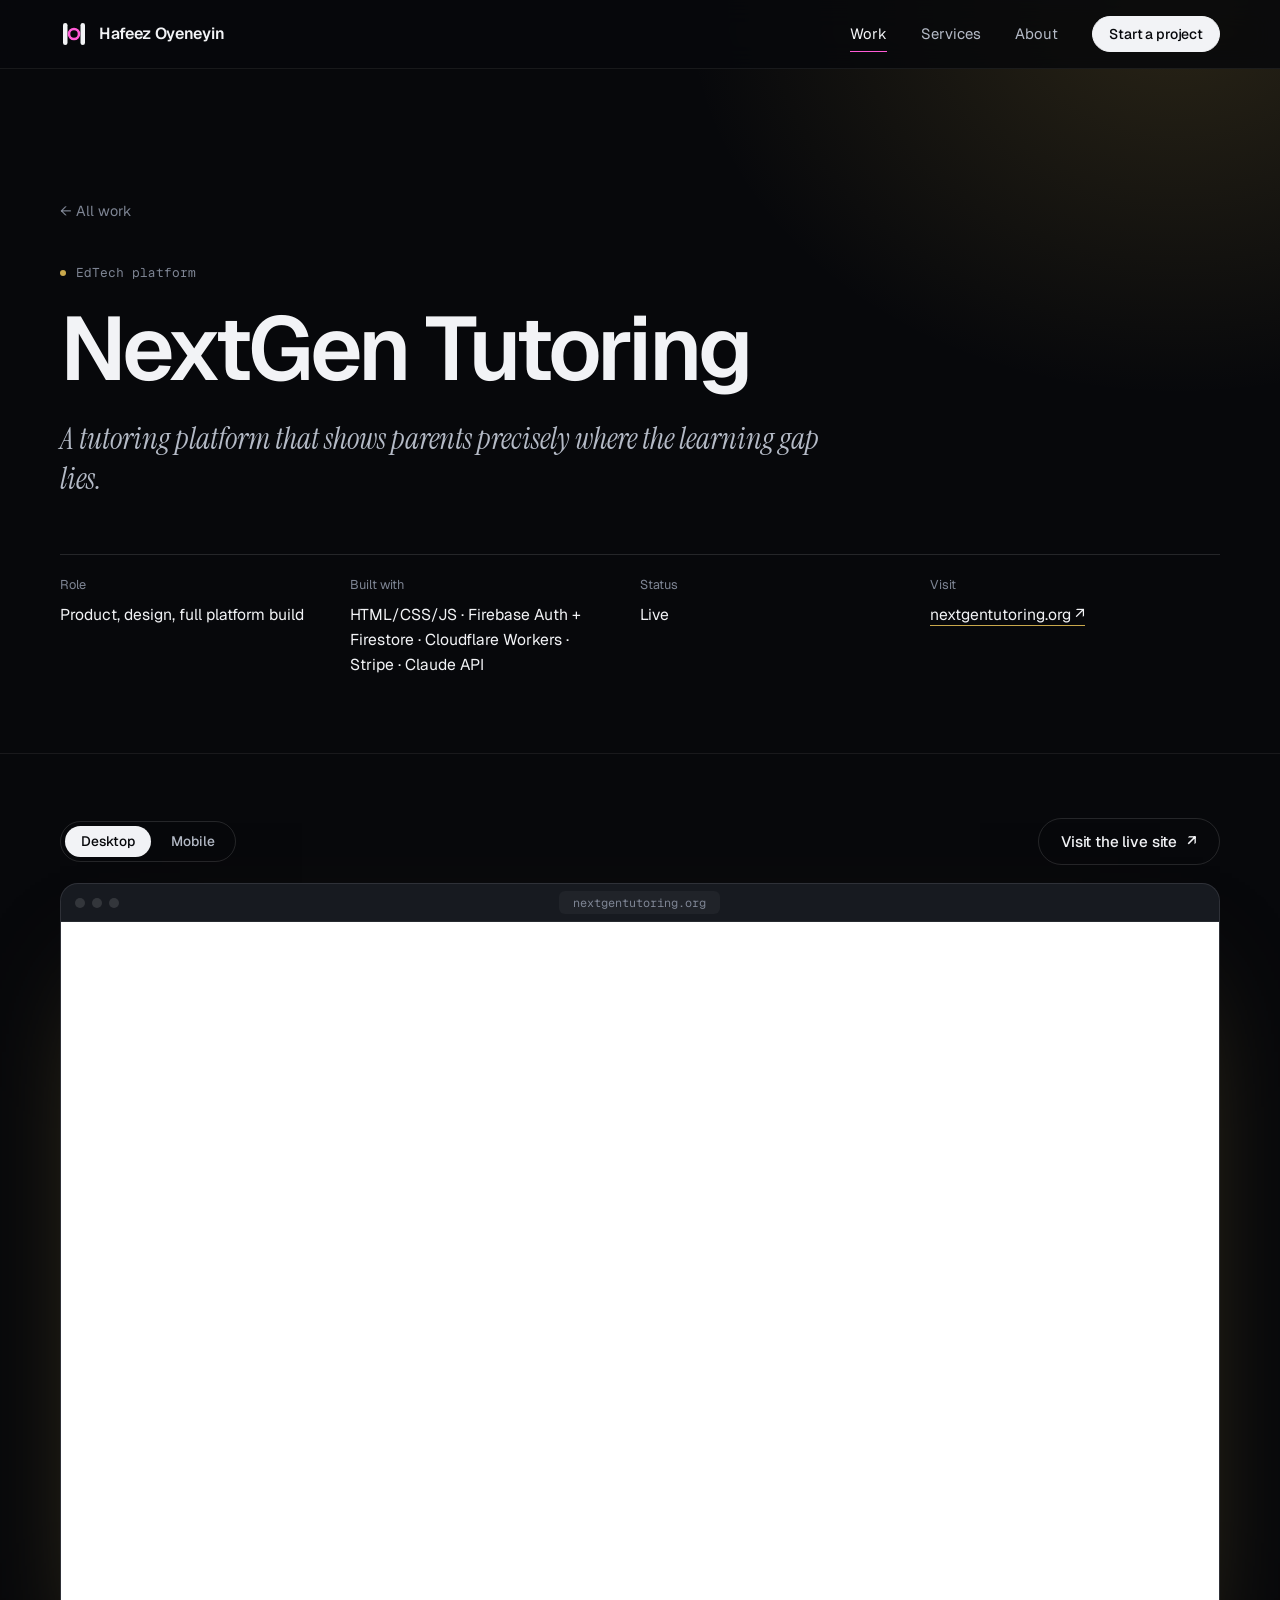
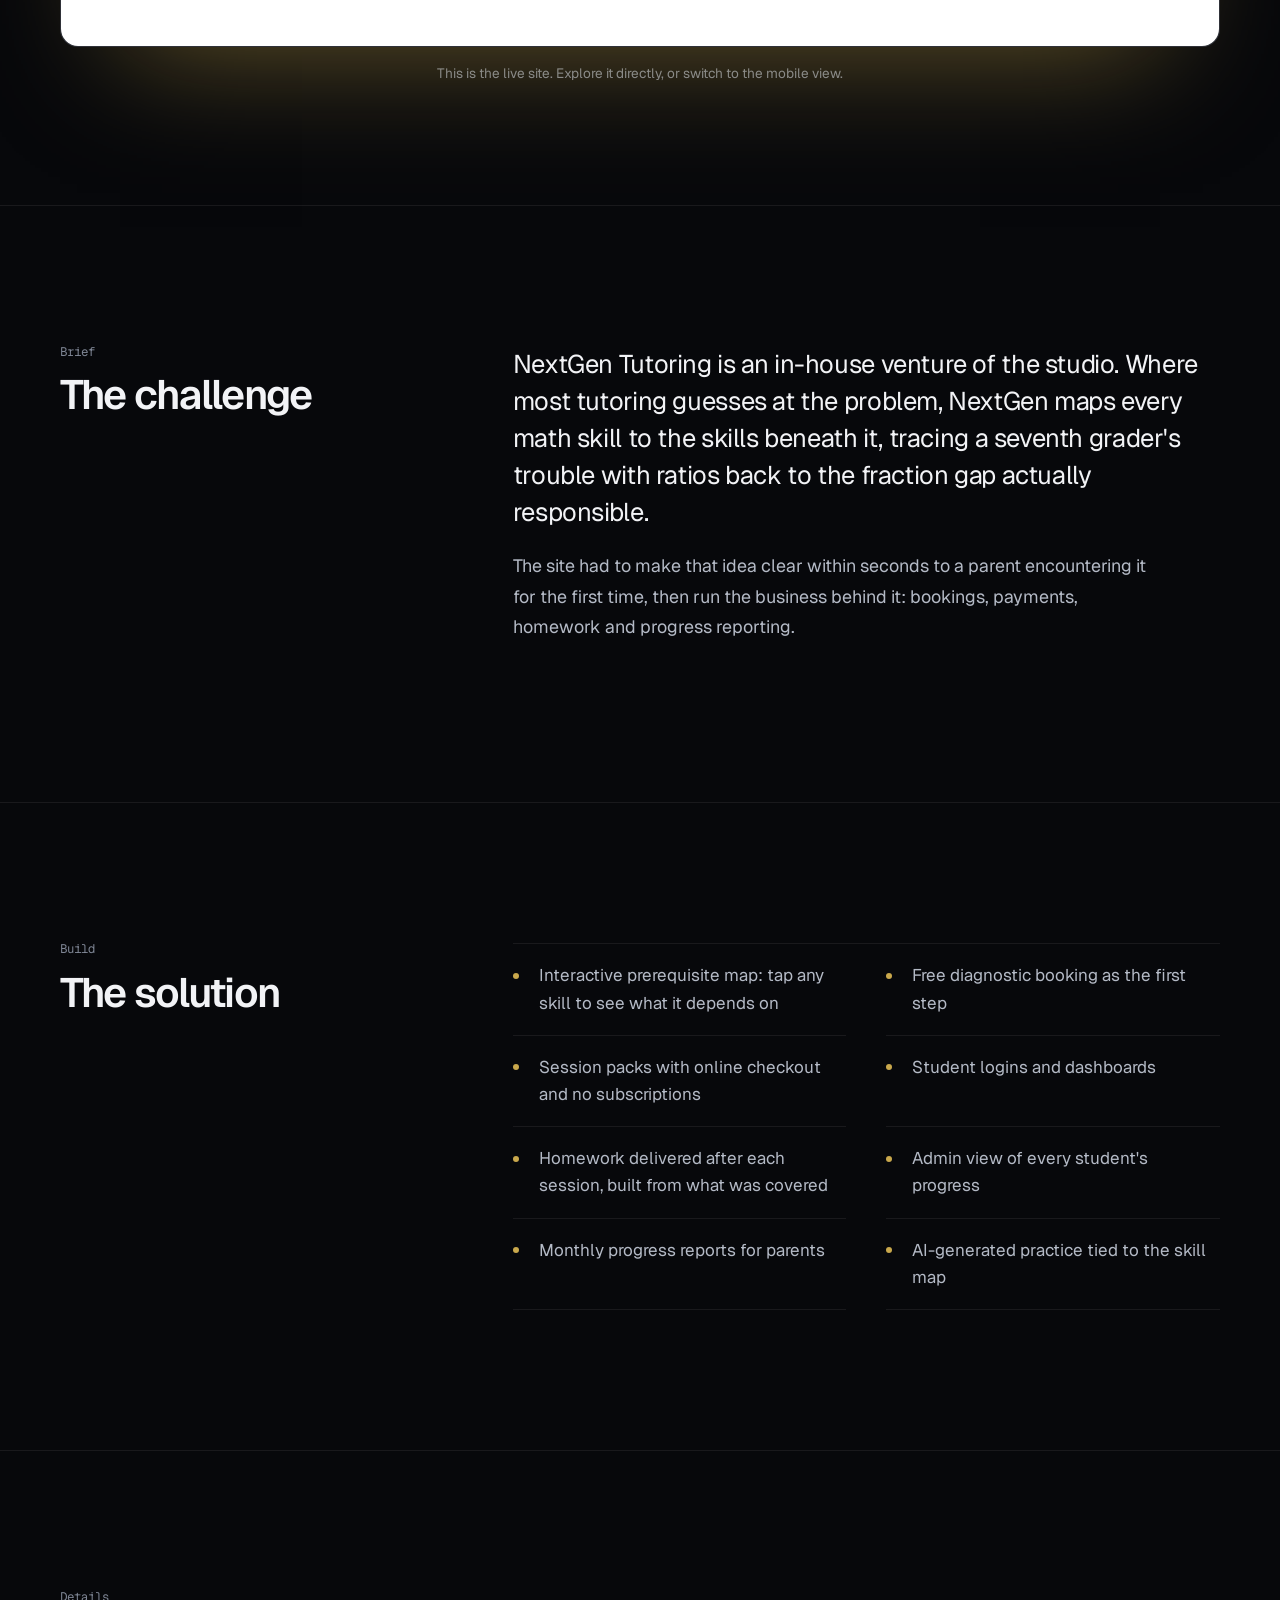
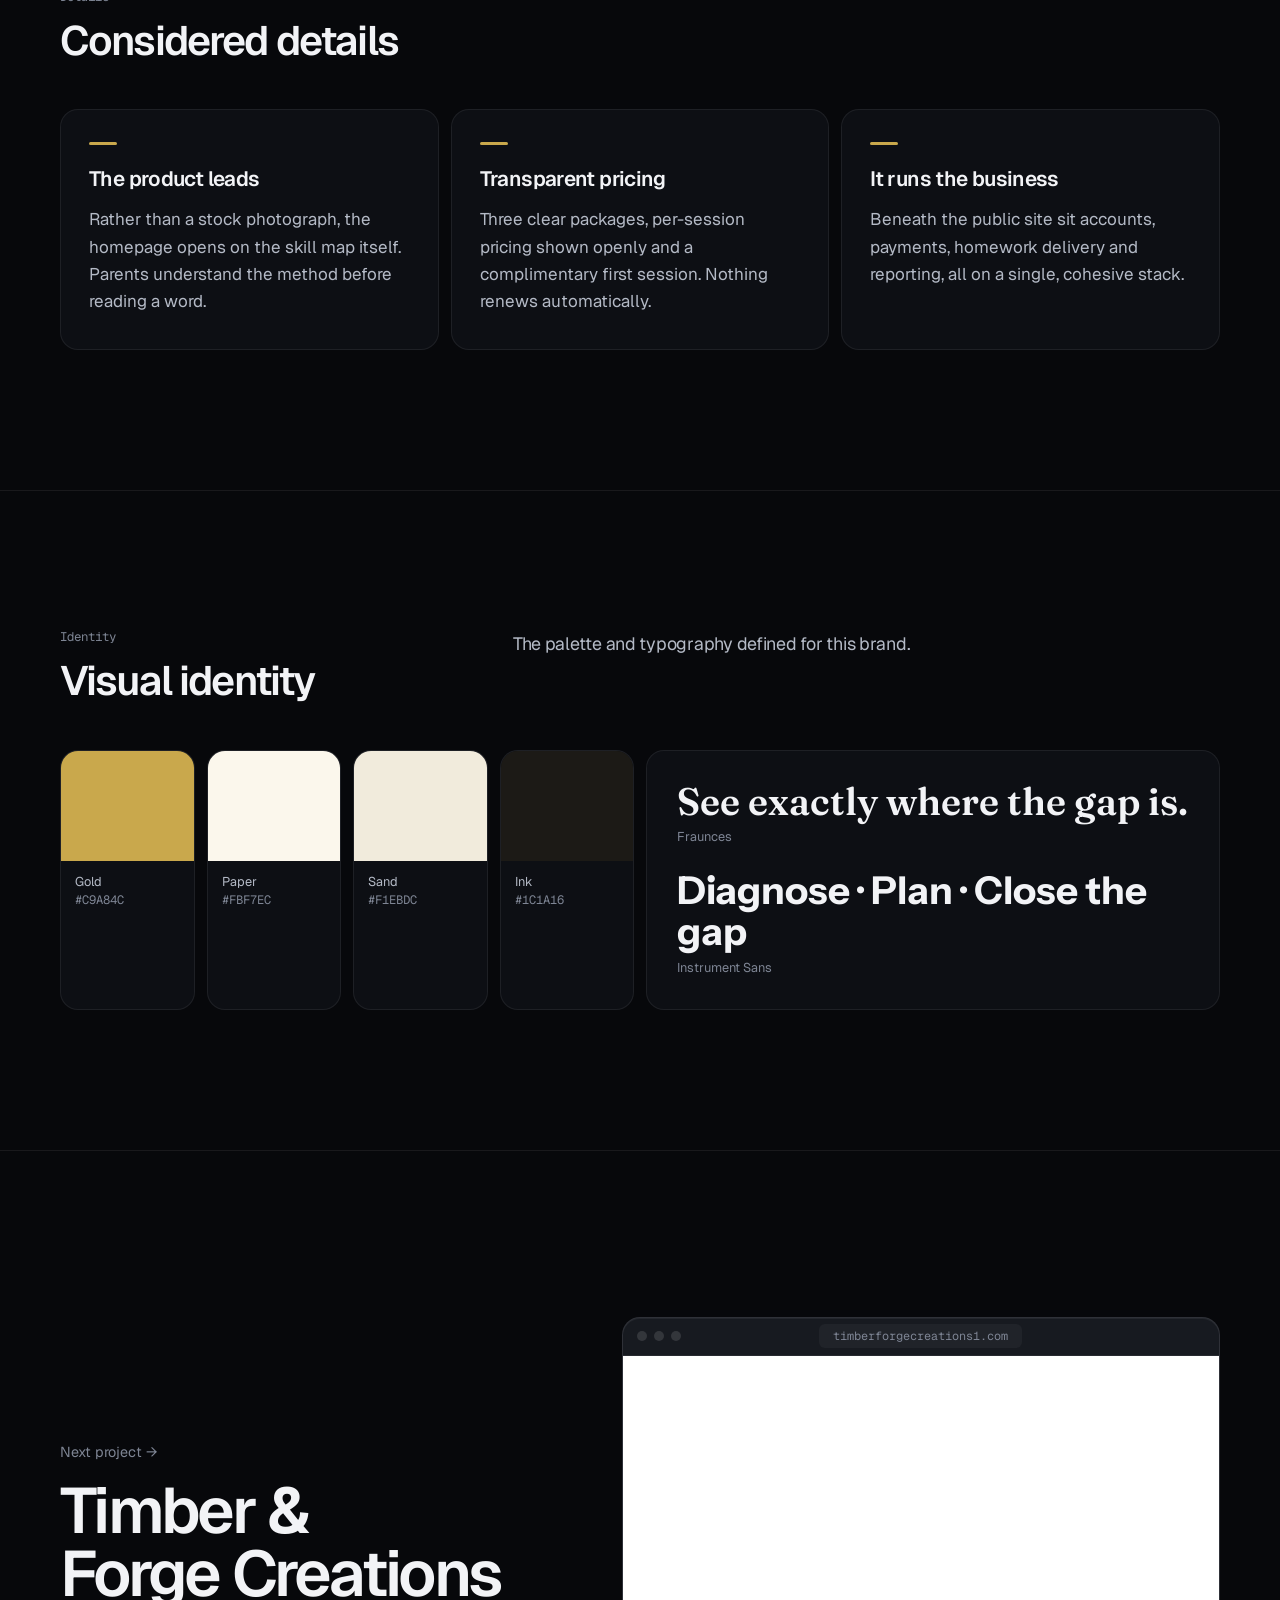
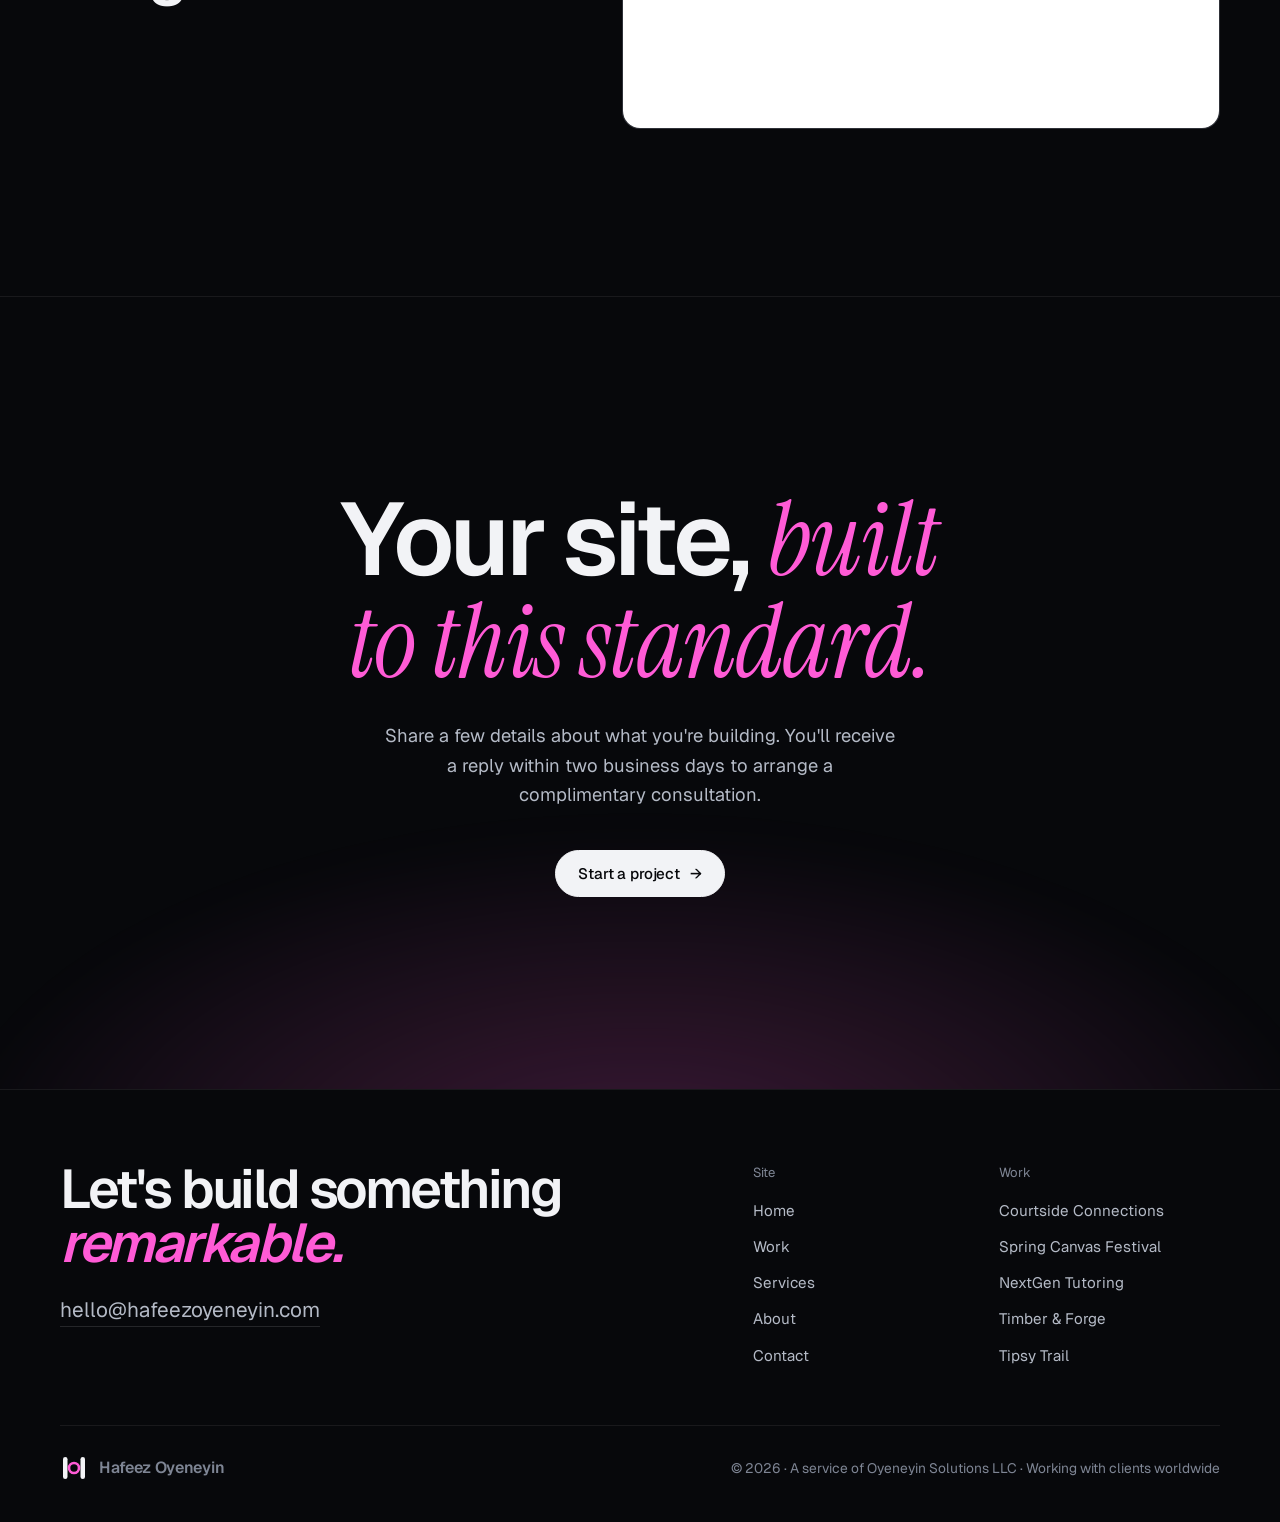
<file: work-nextgen-tutoring.html>
<!doctype html>
<html lang="en">
<head>
<meta charset="utf-8">
<meta name="viewport" content="width=device-width, initial-scale=1, viewport-fit=cover">
<title>NextGen Tutoring | Case study | Hafeez Oyeneyin</title>
<meta name="claude:viewport-fit-sides" content="cover">
<meta name="description" content="A tutoring platform that shows parents precisely where the learning gap lies.">
<meta name="theme-color" content="#07080B">
<link rel="canonical" href="https://hafeezoyeneyin.com/work-nextgen-tutoring">
<meta property="og:title" content="NextGen Tutoring | Case study | Hafeez Oyeneyin">
<meta property="og:description" content="A tutoring platform that shows parents precisely where the learning gap lies.">
<meta property="og:type" content="website">
<meta property="og:url" content="https://hafeezoyeneyin.com/work-nextgen-tutoring">
<meta property="og:site_name" content="Hafeez Oyeneyin">
<meta property="og:image" content="https://hafeezoyeneyin.com/assets/brand/og-image.png">
<meta property="og:image:width" content="1200">
<meta property="og:image:height" content="630">
<meta property="og:image:alt" content="Hafeez Oyeneyin: websites, crafted with intention.">
<meta name="twitter:card" content="summary_large_image">
<meta name="twitter:image" content="https://hafeezoyeneyin.com/assets/brand/og-image.png">
<link rel="icon" href="data:image/svg+xml,%3Csvg xmlns='http://www.w3.org/2000/svg' viewBox='0 0 28 28'%3E%3Crect width='28' height='28' rx='7' fill='%2307080B'/%3E%3Crect x='5' y='5' width='3.6' height='18' rx='1.8' fill='%23F2F3F6'/%3E%3Crect x='19.4' y='5' width='3.6' height='18' rx='1.8' fill='%23F2F3F6'/%3E%3Ccircle cx='14' cy='14' r='4' fill='none' stroke='%23FF5BD6' stroke-width='2.2'/%3E%3C/svg%3E">
<link rel="icon" type="image/png" sizes="32x32" href="assets/brand/favicon-32.png">
<link rel="apple-touch-icon" href="assets/brand/apple-touch-icon.png">
<link rel="preconnect" href="https://fonts.googleapis.com">
<link rel="preconnect" href="https://fonts.gstatic.com" crossorigin>
<link rel="stylesheet" href="https://fonts.googleapis.com/css2?family=Geist:wght@300..700&family=Geist+Mono:wght@400;500&family=Instrument+Serif:ital@0;1&family=Barlow+Condensed:wght@700;800&family=Caveat:wght@600&family=Boogaloo&family=Nunito:wght@800&family=Inter:wght@700;800&family=Oswald:wght@600;700&family=Poppins:wght@600&family=Fraunces:ital,wght@0,600;1,600&family=Instrument+Sans:wght@400;700&display=swap">
<link rel="stylesheet" href="assets/site.css">
</head>
<body>
<a class="skip" href="#main">Skip to content</a>
<header class="site-header solid" id="header">
  <div class="wrap">
    <a class="wordmark" href="index.html" aria-label="Hafeez Oyeneyin, home"><svg class="mark" viewBox="0 0 28 28" aria-hidden="true"><rect class="bar" x="3" y="3" width="4.5" height="22" rx="2.25"/><rect class="bar" x="20.5" y="3" width="4.5" height="22" rx="2.25"/><circle class="o" cx="14" cy="14" r="5"/></svg><span>Hafeez Oyeneyin</span></a>
    <nav class="nav" aria-label="Main">
      <a href="work.html" aria-current="page">Work</a>
      <a href="services.html">Services</a>
      <a href="about.html">About</a>
      <a class="btn btn-primary" href="contact.html">Start a project</a>
      <button class="menu-btn" id="menu-btn" type="button" aria-expanded="false" aria-controls="mobile-menu" aria-label="Open menu"><span></span><span></span></button>
    </nav>
  </div>
  <div class="mobile-menu" id="mobile-menu" hidden>
    <div class="wrap">
      <a href="index.html">Home</a>
      <a href="work.html" aria-current="page">Work</a>
      <a href="services.html">Services</a>
      <a href="about.html">About</a>
      <a href="contact.html">Contact</a>
    </div>
  </div>
</header>

<main id="main" class="cs" style="--brand:#C9A84C">
  <section class="cs-hero">
    <div class="wrap">
      <a class="crumb" href="work.html">← All work</a>
      <p class="eyebrow">EdTech platform</p>
      <h1 class="display">NextGen Tutoring</h1>
      <p class="cs-tagline">A tutoring platform that shows parents precisely where the learning gap lies.</p>
      <dl class="cs-meta">
        <div><dt>Role</dt><dd>Product, design, full platform build</dd></div>
        <div><dt>Built with</dt><dd>HTML/CSS/JS · Firebase Auth + Firestore · Cloudflare Workers · Stripe · Claude API</dd></div>
        <div><dt>Status</dt><dd>Live</dd></div>
        <div><dt>Visit</dt><dd><a href="https://nextgentutoring.org/" target="_blank" rel="noopener">nextgentutoring.org ↗</a></dd></div>
      </dl>
    </div>
  </section>

  <section class="cs-preview" aria-label="Live preview">
    <div class="wrap">
      <div class="toolbar">
        <div class="seg" role="group" aria-label="Preview size">
          <button type="button" data-device="desktop" data-target="live-nextgen-tutoring" aria-pressed="true">Desktop</button>
          <button type="button" data-device="phone" data-target="live-nextgen-tutoring" aria-pressed="false">Mobile</button>
        </div>
        <a class="btn" href="https://nextgentutoring.org/" target="_blank" rel="noopener">Visit the live site <span class="arr" aria-hidden="true">↗</span></a>
      </div>
      <div class="frame interactive" data-url="https://nextgentutoring.org/" data-name="NextGen Tutoring" data-live="1" style="--acc:#C9A84C" id="live-nextgen-tutoring">
  <div class="chrome" aria-hidden="true"><i></i><i></i><i></i><em>nextgentutoring.org</em><b></b></div>
  <div class="frame-view"><div class="poster p-nextgen" aria-hidden="true">
  <div><p class="kick">NEXTGEN TUTORING</p><p class="big">See exactly where the <em>gap</em> is.</p></div>
  <svg viewBox="0 0 200 170">
    <line class="e" x1="100" y1="22" x2="55" y2="70"/><line class="e" x1="100" y1="22" x2="145" y2="70"/>
    <line class="e" x1="55" y1="70" x2="30" y2="120"/><line class="e" x1="55" y1="70" x2="80" y2="120"/>
    <line class="e" x1="145" y1="70" x2="120" y2="120"/><line class="e" x1="145" y1="70" x2="170" y2="120"/>
    <line class="e" x1="30" y1="120" x2="55" y2="155"/><line class="e" x1="80" y1="120" x2="55" y2="155"/>
    <line class="e" x1="120" y1="120" x2="145" y2="155"/><line class="e" x1="170" y1="120" x2="145" y2="155"/>
    <circle class="n" cx="100" cy="22" r="10"/>
    <circle class="n pulse" cx="55" cy="70" r="10"/><circle class="n" cx="145" cy="70" r="10"/>
    <circle class="n solid" cx="30" cy="120" r="10"/><circle class="n pulse" cx="80" cy="120" r="10" style="animation-delay:.9s"/>
    <circle class="n solid" cx="120" cy="120" r="10"/><circle class="n solid" cx="170" cy="120" r="10"/>
    <circle class="n solid" cx="55" cy="155" r="10"/><circle class="n solid" cx="145" cy="155" r="10"/>
  </svg>
</div></div>
</div>
      <p class="frame-note">This is the live site. Explore it directly, or switch to the mobile view.</p>
      
    </div>
  </section>

  <section class="cs-sec">
    <div class="wrap cs-grid reveal">
      <h2><small>Brief</small>The challenge</h2>
      <div class="prose"><p>NextGen Tutoring is an in-house venture of the studio. Where most tutoring guesses at the problem, NextGen maps every math skill to the skills beneath it, tracing a seventh grader&#x27;s trouble with ratios back to the fraction gap actually responsible.</p><p>The site had to make that idea clear within seconds to a parent encountering it for the first time, then run the business behind it: bookings, payments, homework and progress reporting.</p></div>
    </div>
  </section>

  <section class="cs-sec">
    <div class="wrap cs-grid reveal">
      <h2><small>Build</small>The solution</h2>
      <ul class="featlist"><li>Interactive prerequisite map: tap any skill to see what it depends on</li><li>Free diagnostic booking as the first step</li><li>Session packs with online checkout and no subscriptions</li><li>Student logins and dashboards</li><li>Homework delivered after each session, built from what was covered</li><li>Admin view of every student&#x27;s progress</li><li>Monthly progress reports for parents</li><li>AI-generated practice tied to the skill map</li></ul>
    </div>
  </section>

  <section class="cs-sec">
    <div class="wrap">
      <div class="cs-grid reveal" style="margin-bottom:48px"><h2><small>Details</small>Considered details</h2><div></div></div>
      <div class="details"><article class="detail reveal"><h3>The product leads</h3><p>Rather than a stock photograph, the homepage opens on the skill map itself. Parents understand the method before reading a word.</p></article><article class="detail reveal"><h3>Transparent pricing</h3><p>Three clear packages, per-session pricing shown openly and a complimentary first session. Nothing renews automatically.</p></article><article class="detail reveal"><h3>It runs the business</h3><p>Beneath the public site sit accounts, payments, homework delivery and reporting, all on a single, cohesive stack.</p></article></div>
    </div>
  </section>

  <section class="cs-sec">
    <div class="wrap">
      <div class="cs-grid reveal" style="margin-bottom:48px"><h2><small>Identity</small>Visual identity</h2><div class="prose"><p style="font-size:1.12rem;color:var(--text-2)">The palette and typography defined for this brand.</p></div></div>
      <div class="look reveal">
        <div class="swatches"><div class="swatch"><i style="background:#C9A84C"></i><span>Gold<br><code>#C9A84C</code></span></div><div class="swatch"><i style="background:#FBF7EC"></i><span>Paper<br><code>#FBF7EC</code></span></div><div class="swatch"><i style="background:#F1EBDC"></i><span>Sand<br><code>#F1EBDC</code></span></div><div class="swatch"><i style="background:#1C1A16"></i><span>Ink<br><code>#1C1A16</code></span></div></div>
        <div class="type-spec"><div><span class="as" style="font-family:'Fraunces', serif;font-weight:600;text-transform:none">See exactly where the gap is.</span><span class="name">Fraunces</span></div><div><span class="as" style="font-family:'Instrument Sans', sans-serif;font-weight:700;text-transform:none">Diagnose · Plan · Close the gap</span><span class="name">Instrument Sans</span></div></div>
      </div>
    </div>
  </section>

  <section class="section" aria-label="Next project">
    <div class="wrap">
      <a class="next-proj reveal" href="work-timber-and-forge.html" style="--next:#C98B4F">
        <div><p class="label">Next project →</p><h2 class="display">Timber &amp; Forge Creations</h2></div>
        <div class="frame" data-url="https://timberforgecreations1.com/" data-name="Timber &amp; Forge Creations" data-live="1" style="--acc:#C98B4F" data-lazy-desktop="1">
  <div class="chrome" aria-hidden="true"><i></i><i></i><i></i><em>timberforgecreations1.com</em><b></b></div>
  <div class="frame-view"><div class="poster p-timber" aria-hidden="true">
  <div class="grain"></div>
  <p class="kick">TIMBER &amp; FORGE CREATIONS</p>
  <p class="big">Bespoke wood &amp; metal creations, built to last.</p>
  <p class="note">Lead time 15–30 days · 50% deposit</p>
  <span class="btnish">Request a quote</span>
</div></div>
</div>
      </a>
    </div>
  </section>
<section class="cta" aria-labelledby="cta-title">
  <div class="wrap reveal">
    <h2 class="display" id="cta-title">Your site, <em>built to this standard.</em></h2>
    <p>Share a few details about what you're building. You'll receive a reply within two business days to arrange a complimentary consultation.</p>
    <a class="btn btn-primary" href="contact.html">Start a project <span class="arr" aria-hidden="true">→</span></a>
  </div>
</section>
</main>
<footer class="site-footer">
  <div class="wrap">
    <div class="foot-top">
      <div>
        <p class="say">Let's build something <em>remarkable.</em></p>
        <a class="foot-mail" href="mailto:hello@hafeezoyeneyin.com">hello@hafeezoyeneyin.com</a>
      </div>
      <div class="foot-cols">
        <div><h4>Site</h4><ul><li><a href="index.html">Home</a></li><li><a href="work.html">Work</a></li><li><a href="services.html">Services</a></li><li><a href="about.html">About</a></li><li><a href="contact.html">Contact</a></li></ul></div>
        <div><h4>Work</h4><ul><li><a href="work-courtside-connections.html">Courtside Connections</a></li><li><a href="work-spring-canvas-festival.html">Spring Canvas Festival</a></li><li><a href="work-nextgen-tutoring.html">NextGen Tutoring</a></li><li><a href="work-timber-and-forge.html">Timber &amp; Forge</a></li><li><a href="work-tipsy-trail.html">Tipsy Trail</a></li></ul></div>
      </div>
    </div>
    <div class="foot-row">
      <a class="wordmark" href="index.html" aria-label="Home"><svg class="mark" viewBox="0 0 28 28" aria-hidden="true"><rect class="bar" x="3" y="3" width="4.5" height="22" rx="2.25"/><rect class="bar" x="20.5" y="3" width="4.5" height="22" rx="2.25"/><circle class="o" cx="14" cy="14" r="5"/></svg><span>Hafeez Oyeneyin</span></a>
      <p>© <span id="year">2026</span> · A service of Oyeneyin Solutions LLC · Working with clients worldwide</p>
    </div>
  </div>
</footer>
<script src="assets/site.js"></script>
</body>
</html>
</file>
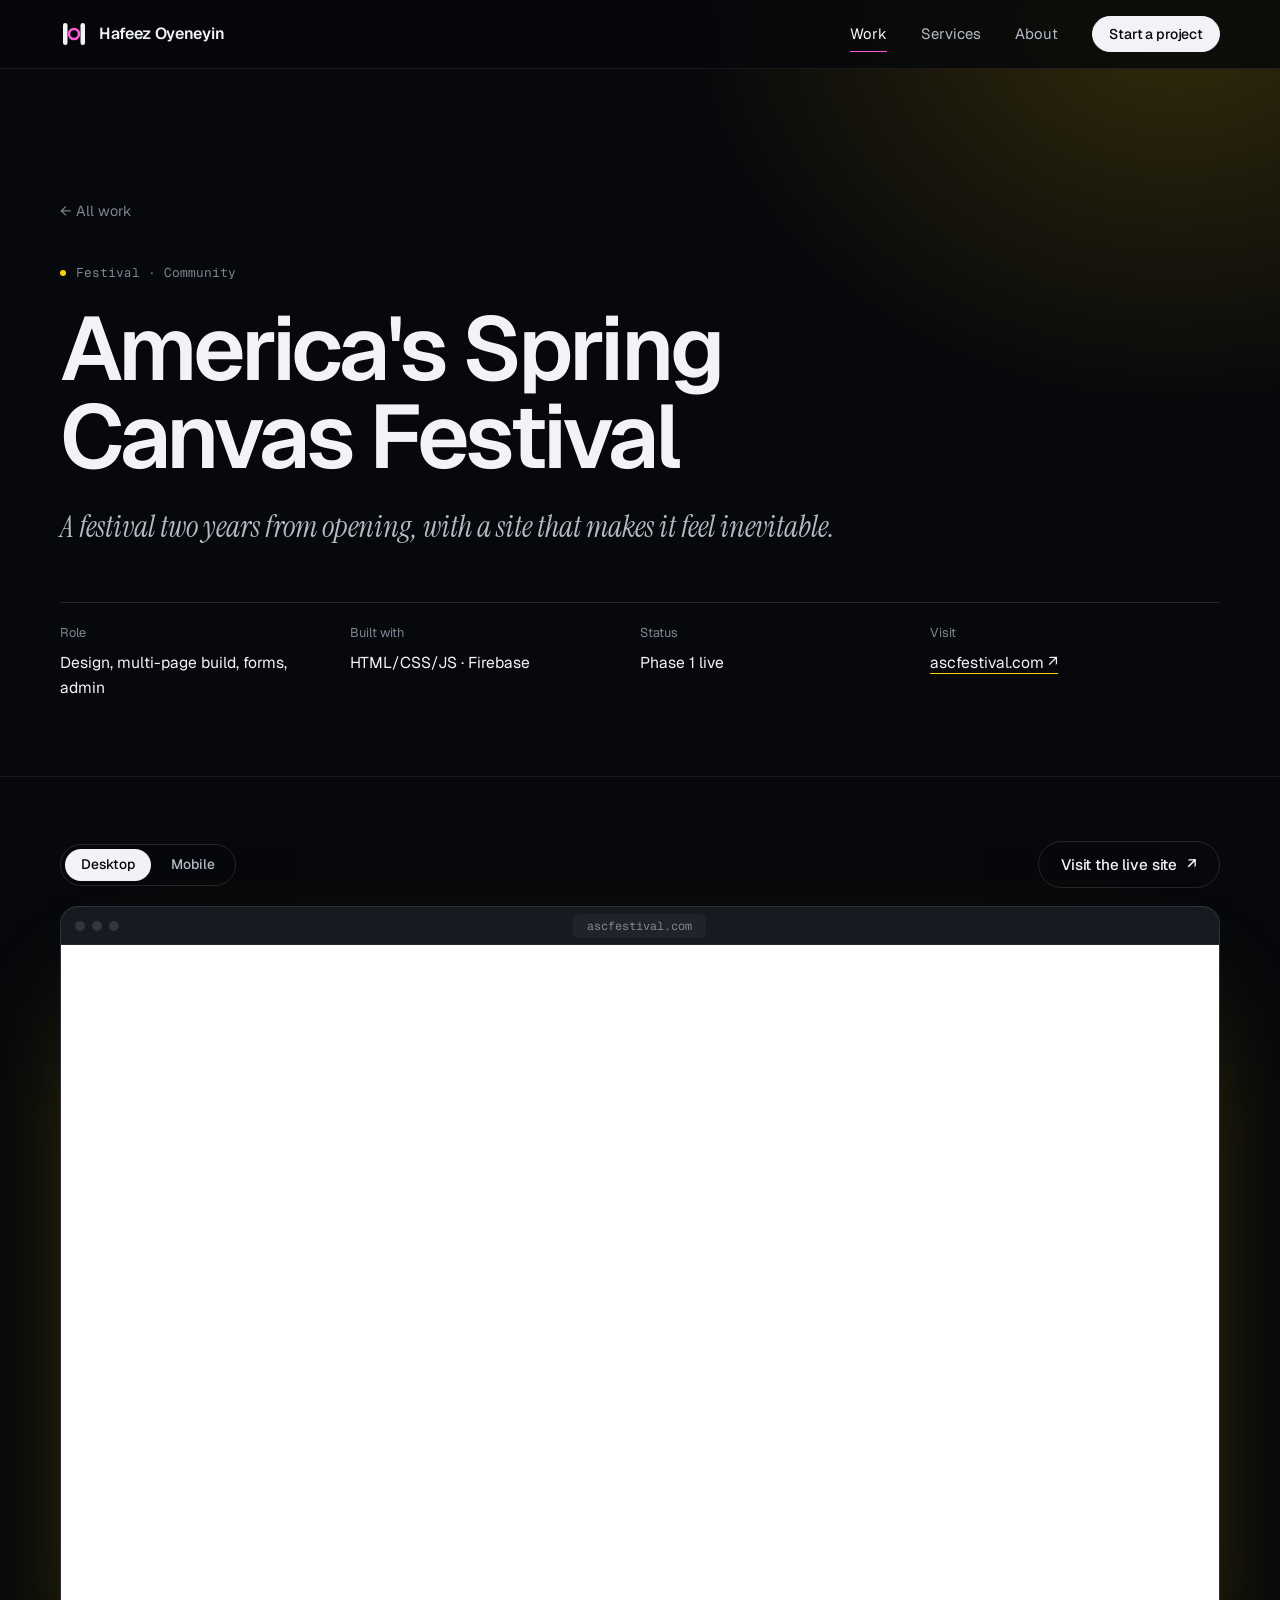
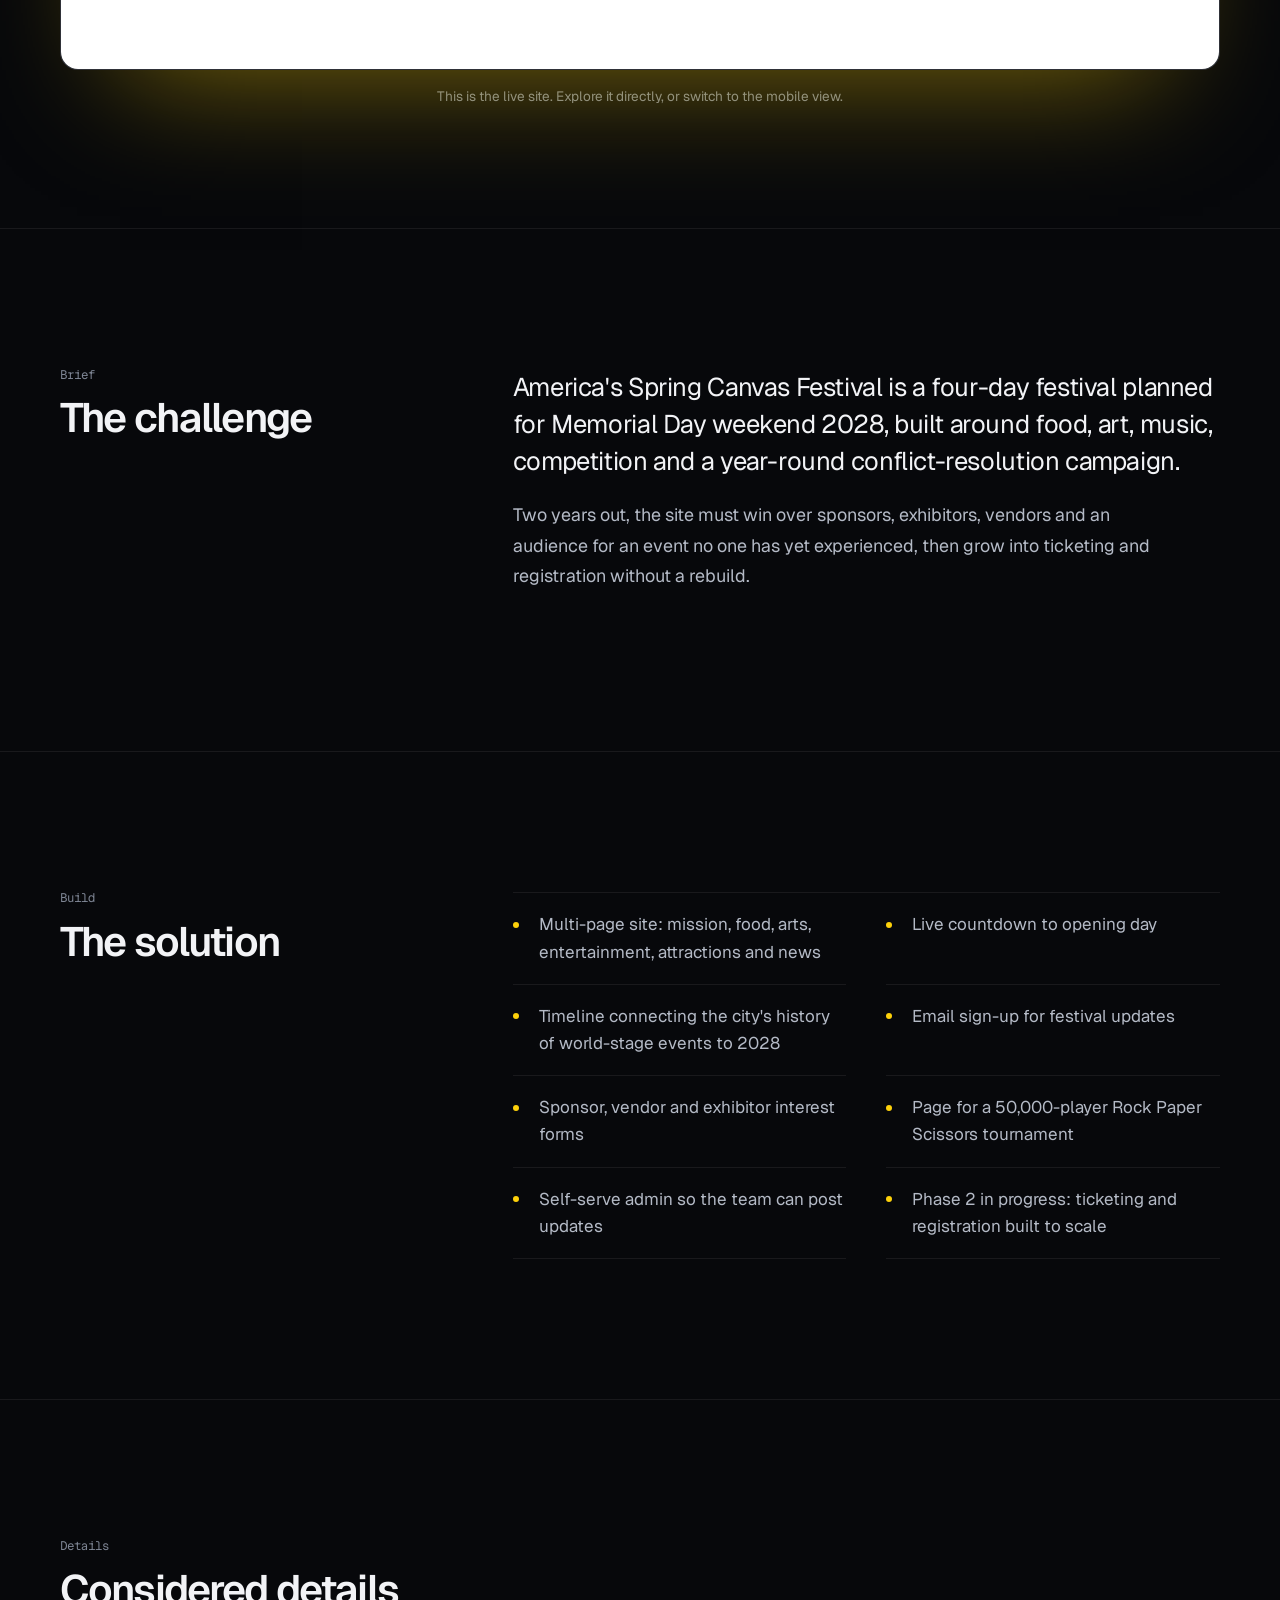
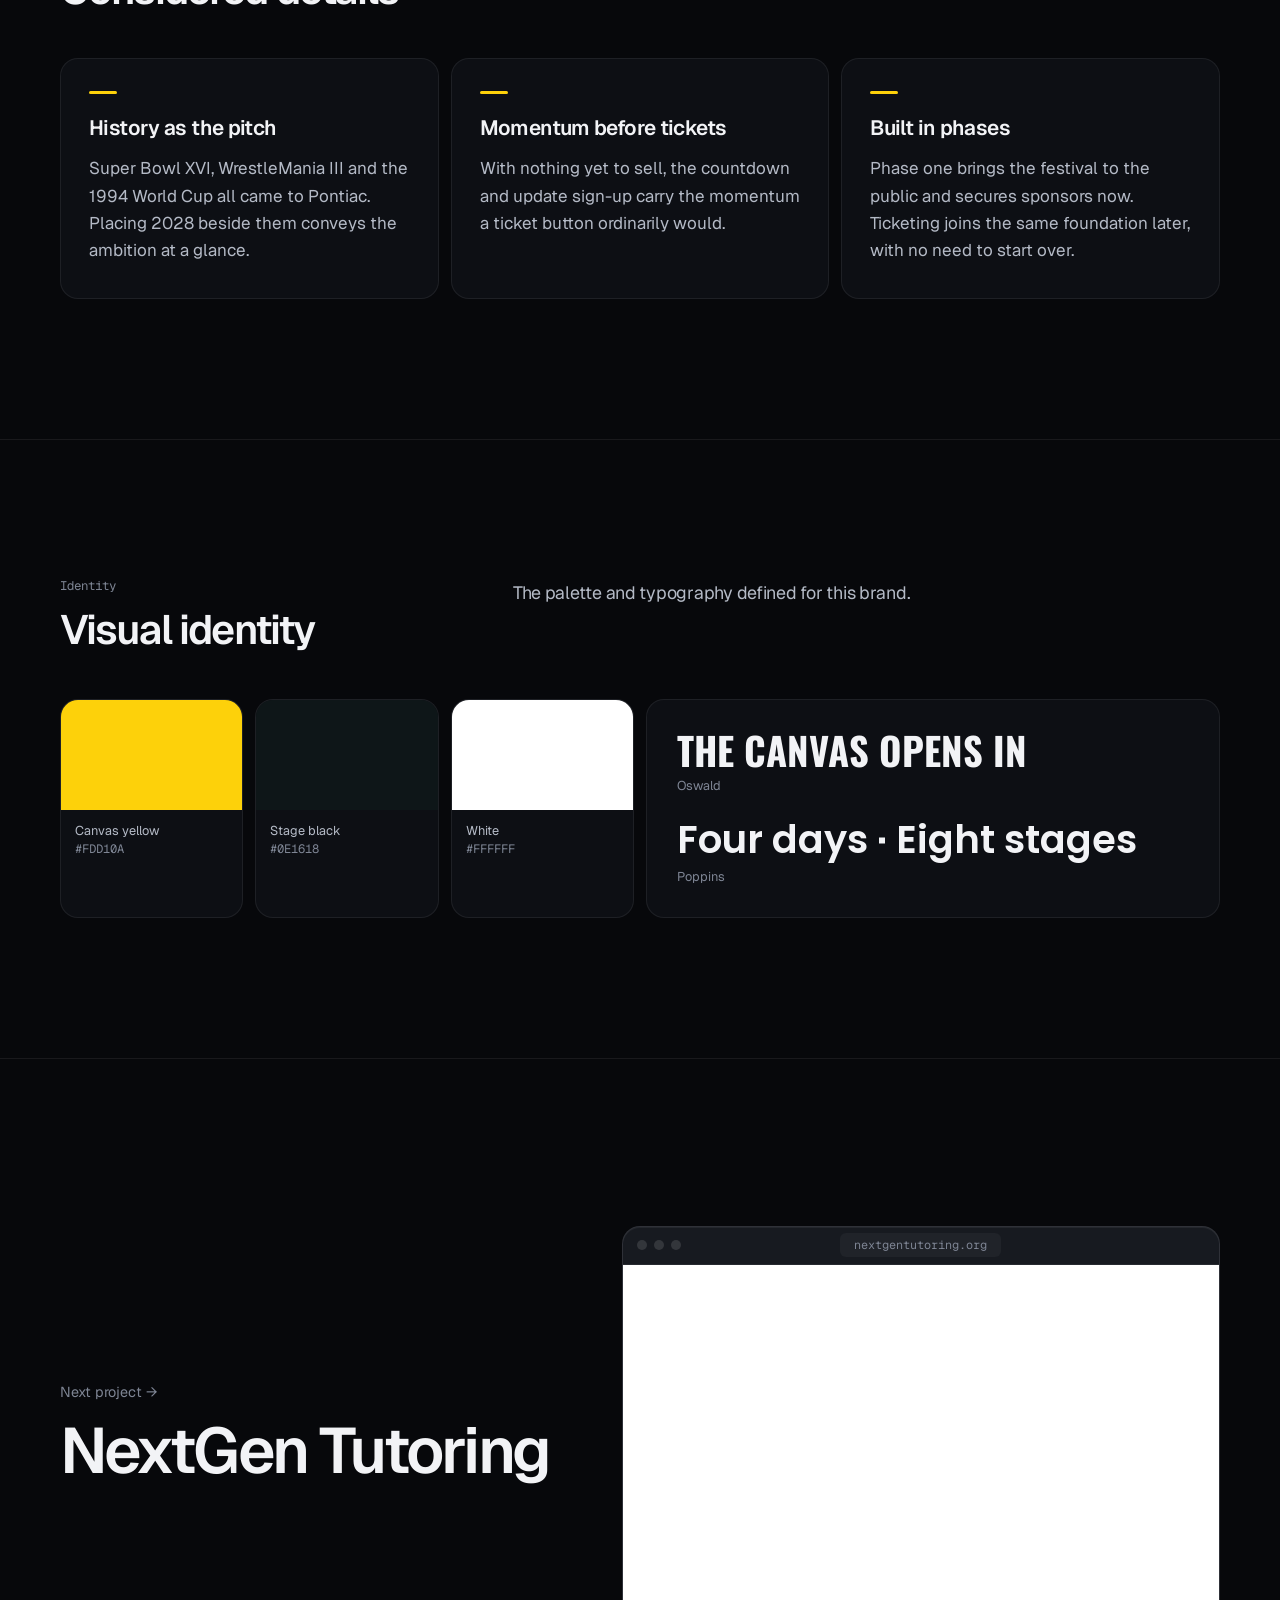
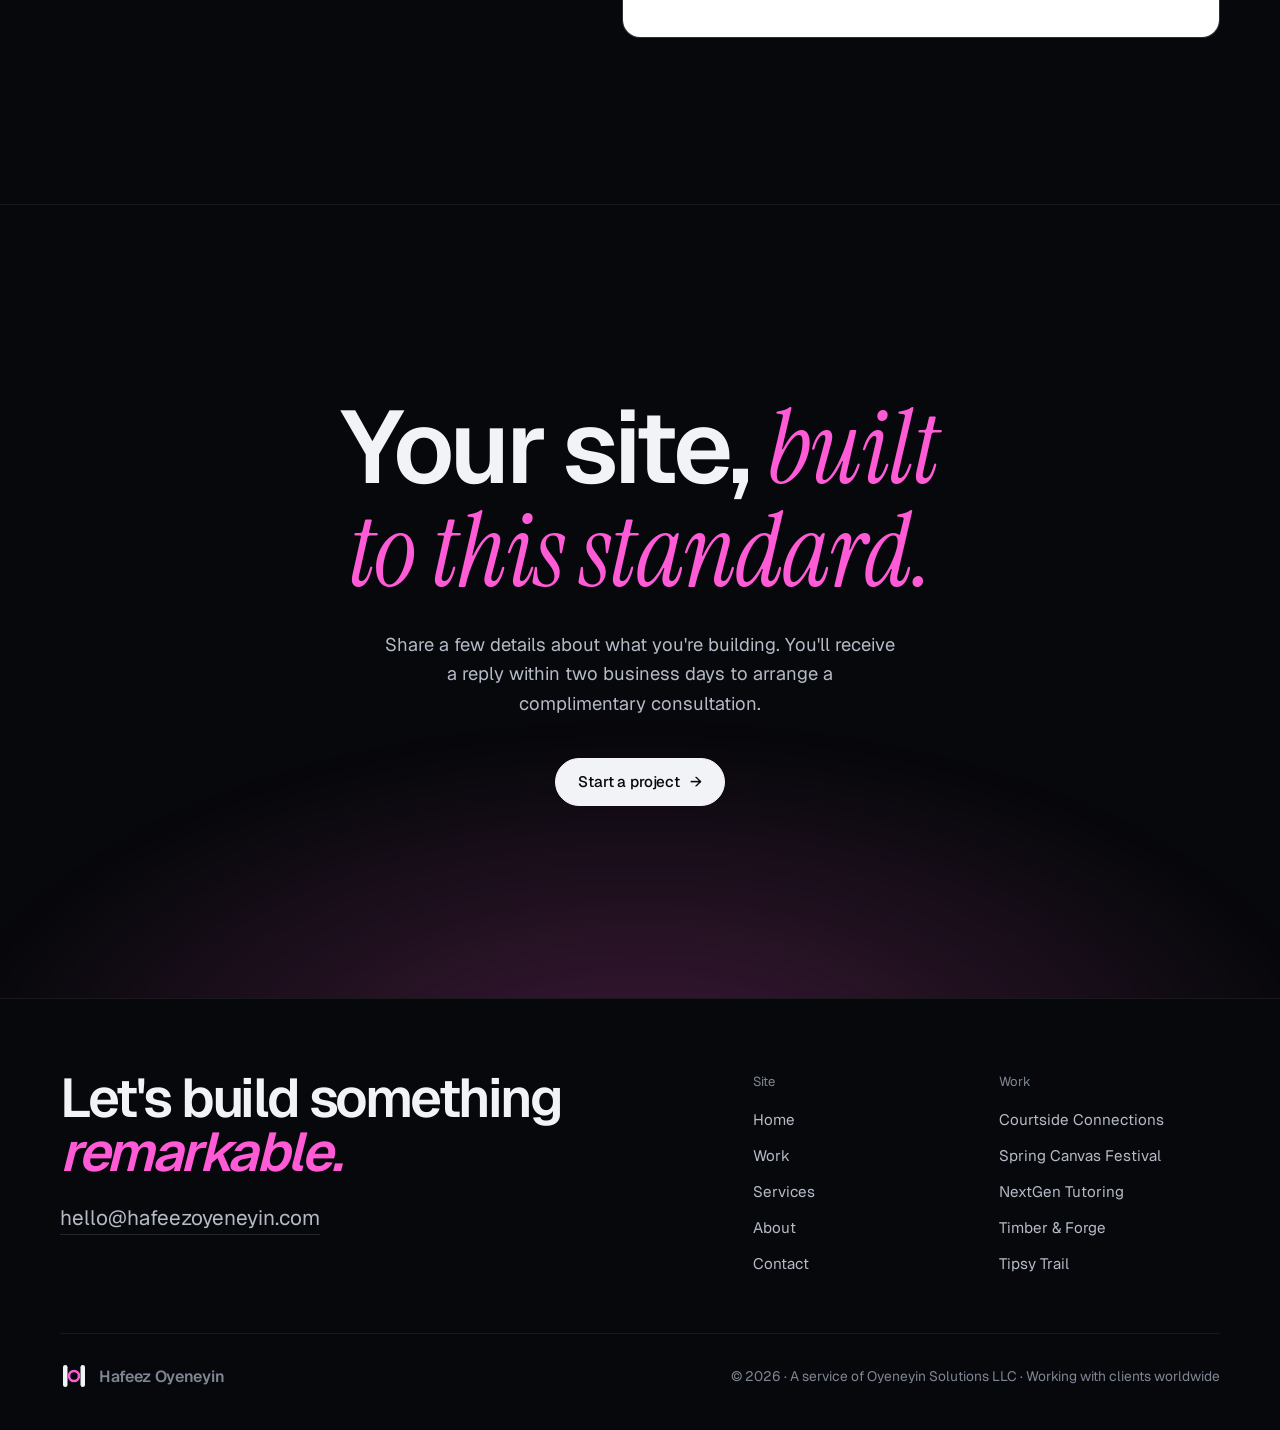
<file: work-spring-canvas-festival.html>
<!doctype html>
<html lang="en">
<head>
<meta charset="utf-8">
<meta name="viewport" content="width=device-width, initial-scale=1, viewport-fit=cover">
<title>America&#x27;s Spring Canvas Festival | Case study | Hafeez Oyeneyin</title>
<meta name="claude:viewport-fit-sides" content="cover">
<meta name="description" content="A festival two years from opening, with a site that makes it feel inevitable.">
<meta name="theme-color" content="#07080B">
<link rel="canonical" href="https://hafeezoyeneyin.com/work-spring-canvas-festival">
<meta property="og:title" content="America&#x27;s Spring Canvas Festival | Case study | Hafeez Oyeneyin">
<meta property="og:description" content="A festival two years from opening, with a site that makes it feel inevitable.">
<meta property="og:type" content="website">
<meta property="og:url" content="https://hafeezoyeneyin.com/work-spring-canvas-festival">
<meta property="og:site_name" content="Hafeez Oyeneyin">
<meta property="og:image" content="https://hafeezoyeneyin.com/assets/brand/og-image.png">
<meta property="og:image:width" content="1200">
<meta property="og:image:height" content="630">
<meta property="og:image:alt" content="Hafeez Oyeneyin: websites, crafted with intention.">
<meta name="twitter:card" content="summary_large_image">
<meta name="twitter:image" content="https://hafeezoyeneyin.com/assets/brand/og-image.png">
<link rel="icon" href="data:image/svg+xml,%3Csvg xmlns='http://www.w3.org/2000/svg' viewBox='0 0 28 28'%3E%3Crect width='28' height='28' rx='7' fill='%2307080B'/%3E%3Crect x='5' y='5' width='3.6' height='18' rx='1.8' fill='%23F2F3F6'/%3E%3Crect x='19.4' y='5' width='3.6' height='18' rx='1.8' fill='%23F2F3F6'/%3E%3Ccircle cx='14' cy='14' r='4' fill='none' stroke='%23FF5BD6' stroke-width='2.2'/%3E%3C/svg%3E">
<link rel="icon" type="image/png" sizes="32x32" href="assets/brand/favicon-32.png">
<link rel="apple-touch-icon" href="assets/brand/apple-touch-icon.png">
<link rel="preconnect" href="https://fonts.googleapis.com">
<link rel="preconnect" href="https://fonts.gstatic.com" crossorigin>
<link rel="stylesheet" href="https://fonts.googleapis.com/css2?family=Geist:wght@300..700&family=Geist+Mono:wght@400;500&family=Instrument+Serif:ital@0;1&family=Barlow+Condensed:wght@700;800&family=Caveat:wght@600&family=Boogaloo&family=Nunito:wght@800&family=Inter:wght@700;800&family=Oswald:wght@600;700&family=Poppins:wght@600&family=Fraunces:ital,wght@0,600;1,600&family=Instrument+Sans:wght@400;700&display=swap">
<link rel="stylesheet" href="assets/site.css">
</head>
<body>
<a class="skip" href="#main">Skip to content</a>
<header class="site-header solid" id="header">
  <div class="wrap">
    <a class="wordmark" href="index.html" aria-label="Hafeez Oyeneyin, home"><svg class="mark" viewBox="0 0 28 28" aria-hidden="true"><rect class="bar" x="3" y="3" width="4.5" height="22" rx="2.25"/><rect class="bar" x="20.5" y="3" width="4.5" height="22" rx="2.25"/><circle class="o" cx="14" cy="14" r="5"/></svg><span>Hafeez Oyeneyin</span></a>
    <nav class="nav" aria-label="Main">
      <a href="work.html" aria-current="page">Work</a>
      <a href="services.html">Services</a>
      <a href="about.html">About</a>
      <a class="btn btn-primary" href="contact.html">Start a project</a>
      <button class="menu-btn" id="menu-btn" type="button" aria-expanded="false" aria-controls="mobile-menu" aria-label="Open menu"><span></span><span></span></button>
    </nav>
  </div>
  <div class="mobile-menu" id="mobile-menu" hidden>
    <div class="wrap">
      <a href="index.html">Home</a>
      <a href="work.html" aria-current="page">Work</a>
      <a href="services.html">Services</a>
      <a href="about.html">About</a>
      <a href="contact.html">Contact</a>
    </div>
  </div>
</header>

<main id="main" class="cs" style="--brand:#FDD10A">
  <section class="cs-hero">
    <div class="wrap">
      <a class="crumb" href="work.html">← All work</a>
      <p class="eyebrow">Festival · Community</p>
      <h1 class="display">America&#x27;s Spring Canvas Festival</h1>
      <p class="cs-tagline">A festival two years from opening, with a site that makes it feel inevitable.</p>
      <dl class="cs-meta">
        <div><dt>Role</dt><dd>Design, multi-page build, forms, admin</dd></div>
        <div><dt>Built with</dt><dd>HTML/CSS/JS · Firebase</dd></div>
        <div><dt>Status</dt><dd>Phase 1 live</dd></div>
        <div><dt>Visit</dt><dd><a href="https://ascfestival.com/" target="_blank" rel="noopener">ascfestival.com ↗</a></dd></div>
      </dl>
    </div>
  </section>

  <section class="cs-preview" aria-label="Live preview">
    <div class="wrap">
      <div class="toolbar">
        <div class="seg" role="group" aria-label="Preview size">
          <button type="button" data-device="desktop" data-target="live-spring-canvas-festival" aria-pressed="true">Desktop</button>
          <button type="button" data-device="phone" data-target="live-spring-canvas-festival" aria-pressed="false">Mobile</button>
        </div>
        <a class="btn" href="https://ascfestival.com/" target="_blank" rel="noopener">Visit the live site <span class="arr" aria-hidden="true">↗</span></a>
      </div>
      <div class="frame interactive" data-url="https://ascfestival.com/" data-name="America&#x27;s Spring Canvas Festival" data-live="1" style="--acc:#FDD10A" id="live-spring-canvas-festival">
  <div class="chrome" aria-hidden="true"><i></i><i></i><i></i><em>ascfestival.com</em><b></b></div>
  <div class="frame-view"><div class="poster p-ascf" aria-hidden="true">
  <p class="kick">America's Spring Canvas Festival</p>
  <p class="lbl">The canvas opens in</p>
  <p class="count"><b data-countdown="2028-05-26T12:00:00-04:00">--</b><small>days</small></p>
  <div class="time"><span>1982</span><span>1987</span><span>1994</span><span class="now">2028</span></div>
</div></div>
</div>
      <p class="frame-note">This is the live site. Explore it directly, or switch to the mobile view.</p>
      
    </div>
  </section>

  <section class="cs-sec">
    <div class="wrap cs-grid reveal">
      <h2><small>Brief</small>The challenge</h2>
      <div class="prose"><p>America&#x27;s Spring Canvas Festival is a four-day festival planned for Memorial Day weekend 2028, built around food, art, music, competition and a year-round conflict-resolution campaign.</p><p>Two years out, the site must win over sponsors, exhibitors, vendors and an audience for an event no one has yet experienced, then grow into ticketing and registration without a rebuild.</p></div>
    </div>
  </section>

  <section class="cs-sec">
    <div class="wrap cs-grid reveal">
      <h2><small>Build</small>The solution</h2>
      <ul class="featlist"><li>Multi-page site: mission, food, arts, entertainment, attractions and news</li><li>Live countdown to opening day</li><li>Timeline connecting the city&#x27;s history of world-stage events to 2028</li><li>Email sign-up for festival updates</li><li>Sponsor, vendor and exhibitor interest forms</li><li>Page for a 50,000-player Rock Paper Scissors tournament</li><li>Self-serve admin so the team can post updates</li><li>Phase 2 in progress: ticketing and registration built to scale</li></ul>
    </div>
  </section>

  <section class="cs-sec">
    <div class="wrap">
      <div class="cs-grid reveal" style="margin-bottom:48px"><h2><small>Details</small>Considered details</h2><div></div></div>
      <div class="details"><article class="detail reveal"><h3>History as the pitch</h3><p>Super Bowl XVI, WrestleMania III and the 1994 World Cup all came to Pontiac. Placing 2028 beside them conveys the ambition at a glance.</p></article><article class="detail reveal"><h3>Momentum before tickets</h3><p>With nothing yet to sell, the countdown and update sign-up carry the momentum a ticket button ordinarily would.</p></article><article class="detail reveal"><h3>Built in phases</h3><p>Phase one brings the festival to the public and secures sponsors now. Ticketing joins the same foundation later, with no need to start over.</p></article></div>
    </div>
  </section>

  <section class="cs-sec">
    <div class="wrap">
      <div class="cs-grid reveal" style="margin-bottom:48px"><h2><small>Identity</small>Visual identity</h2><div class="prose"><p style="font-size:1.12rem;color:var(--text-2)">The palette and typography defined for this brand.</p></div></div>
      <div class="look reveal">
        <div class="swatches"><div class="swatch"><i style="background:#FDD10A"></i><span>Canvas yellow<br><code>#FDD10A</code></span></div><div class="swatch"><i style="background:#0E1618"></i><span>Stage black<br><code>#0E1618</code></span></div><div class="swatch"><i style="background:#FFFFFF"></i><span>White<br><code>#FFFFFF</code></span></div></div>
        <div class="type-spec"><div><span class="as" style="font-family:'Oswald', sans-serif;font-weight:700;text-transform:uppercase">THE CANVAS OPENS IN</span><span class="name">Oswald</span></div><div><span class="as" style="font-family:'Poppins', sans-serif;font-weight:600;text-transform:none">Four days · Eight stages</span><span class="name">Poppins</span></div></div>
      </div>
    </div>
  </section>

  <section class="section" aria-label="Next project">
    <div class="wrap">
      <a class="next-proj reveal" href="work-nextgen-tutoring.html" style="--next:#C9A84C">
        <div><p class="label">Next project →</p><h2 class="display">NextGen Tutoring</h2></div>
        <div class="frame" data-url="https://nextgentutoring.org/" data-name="NextGen Tutoring" data-live="1" style="--acc:#C9A84C" data-lazy-desktop="1">
  <div class="chrome" aria-hidden="true"><i></i><i></i><i></i><em>nextgentutoring.org</em><b></b></div>
  <div class="frame-view"><div class="poster p-nextgen" aria-hidden="true">
  <div><p class="kick">NEXTGEN TUTORING</p><p class="big">See exactly where the <em>gap</em> is.</p></div>
  <svg viewBox="0 0 200 170">
    <line class="e" x1="100" y1="22" x2="55" y2="70"/><line class="e" x1="100" y1="22" x2="145" y2="70"/>
    <line class="e" x1="55" y1="70" x2="30" y2="120"/><line class="e" x1="55" y1="70" x2="80" y2="120"/>
    <line class="e" x1="145" y1="70" x2="120" y2="120"/><line class="e" x1="145" y1="70" x2="170" y2="120"/>
    <line class="e" x1="30" y1="120" x2="55" y2="155"/><line class="e" x1="80" y1="120" x2="55" y2="155"/>
    <line class="e" x1="120" y1="120" x2="145" y2="155"/><line class="e" x1="170" y1="120" x2="145" y2="155"/>
    <circle class="n" cx="100" cy="22" r="10"/>
    <circle class="n pulse" cx="55" cy="70" r="10"/><circle class="n" cx="145" cy="70" r="10"/>
    <circle class="n solid" cx="30" cy="120" r="10"/><circle class="n pulse" cx="80" cy="120" r="10" style="animation-delay:.9s"/>
    <circle class="n solid" cx="120" cy="120" r="10"/><circle class="n solid" cx="170" cy="120" r="10"/>
    <circle class="n solid" cx="55" cy="155" r="10"/><circle class="n solid" cx="145" cy="155" r="10"/>
  </svg>
</div></div>
</div>
      </a>
    </div>
  </section>
<section class="cta" aria-labelledby="cta-title">
  <div class="wrap reveal">
    <h2 class="display" id="cta-title">Your site, <em>built to this standard.</em></h2>
    <p>Share a few details about what you're building. You'll receive a reply within two business days to arrange a complimentary consultation.</p>
    <a class="btn btn-primary" href="contact.html">Start a project <span class="arr" aria-hidden="true">→</span></a>
  </div>
</section>
</main>
<footer class="site-footer">
  <div class="wrap">
    <div class="foot-top">
      <div>
        <p class="say">Let's build something <em>remarkable.</em></p>
        <a class="foot-mail" href="mailto:hello@hafeezoyeneyin.com">hello@hafeezoyeneyin.com</a>
      </div>
      <div class="foot-cols">
        <div><h4>Site</h4><ul><li><a href="index.html">Home</a></li><li><a href="work.html">Work</a></li><li><a href="services.html">Services</a></li><li><a href="about.html">About</a></li><li><a href="contact.html">Contact</a></li></ul></div>
        <div><h4>Work</h4><ul><li><a href="work-courtside-connections.html">Courtside Connections</a></li><li><a href="work-spring-canvas-festival.html">Spring Canvas Festival</a></li><li><a href="work-nextgen-tutoring.html">NextGen Tutoring</a></li><li><a href="work-timber-and-forge.html">Timber &amp; Forge</a></li><li><a href="work-tipsy-trail.html">Tipsy Trail</a></li></ul></div>
      </div>
    </div>
    <div class="foot-row">
      <a class="wordmark" href="index.html" aria-label="Home"><svg class="mark" viewBox="0 0 28 28" aria-hidden="true"><rect class="bar" x="3" y="3" width="4.5" height="22" rx="2.25"/><rect class="bar" x="20.5" y="3" width="4.5" height="22" rx="2.25"/><circle class="o" cx="14" cy="14" r="5"/></svg><span>Hafeez Oyeneyin</span></a>
      <p>© <span id="year">2026</span> · A service of Oyeneyin Solutions LLC · Working with clients worldwide</p>
    </div>
  </div>
</footer>
<script src="assets/site.js"></script>
</body>
</html>
</file>
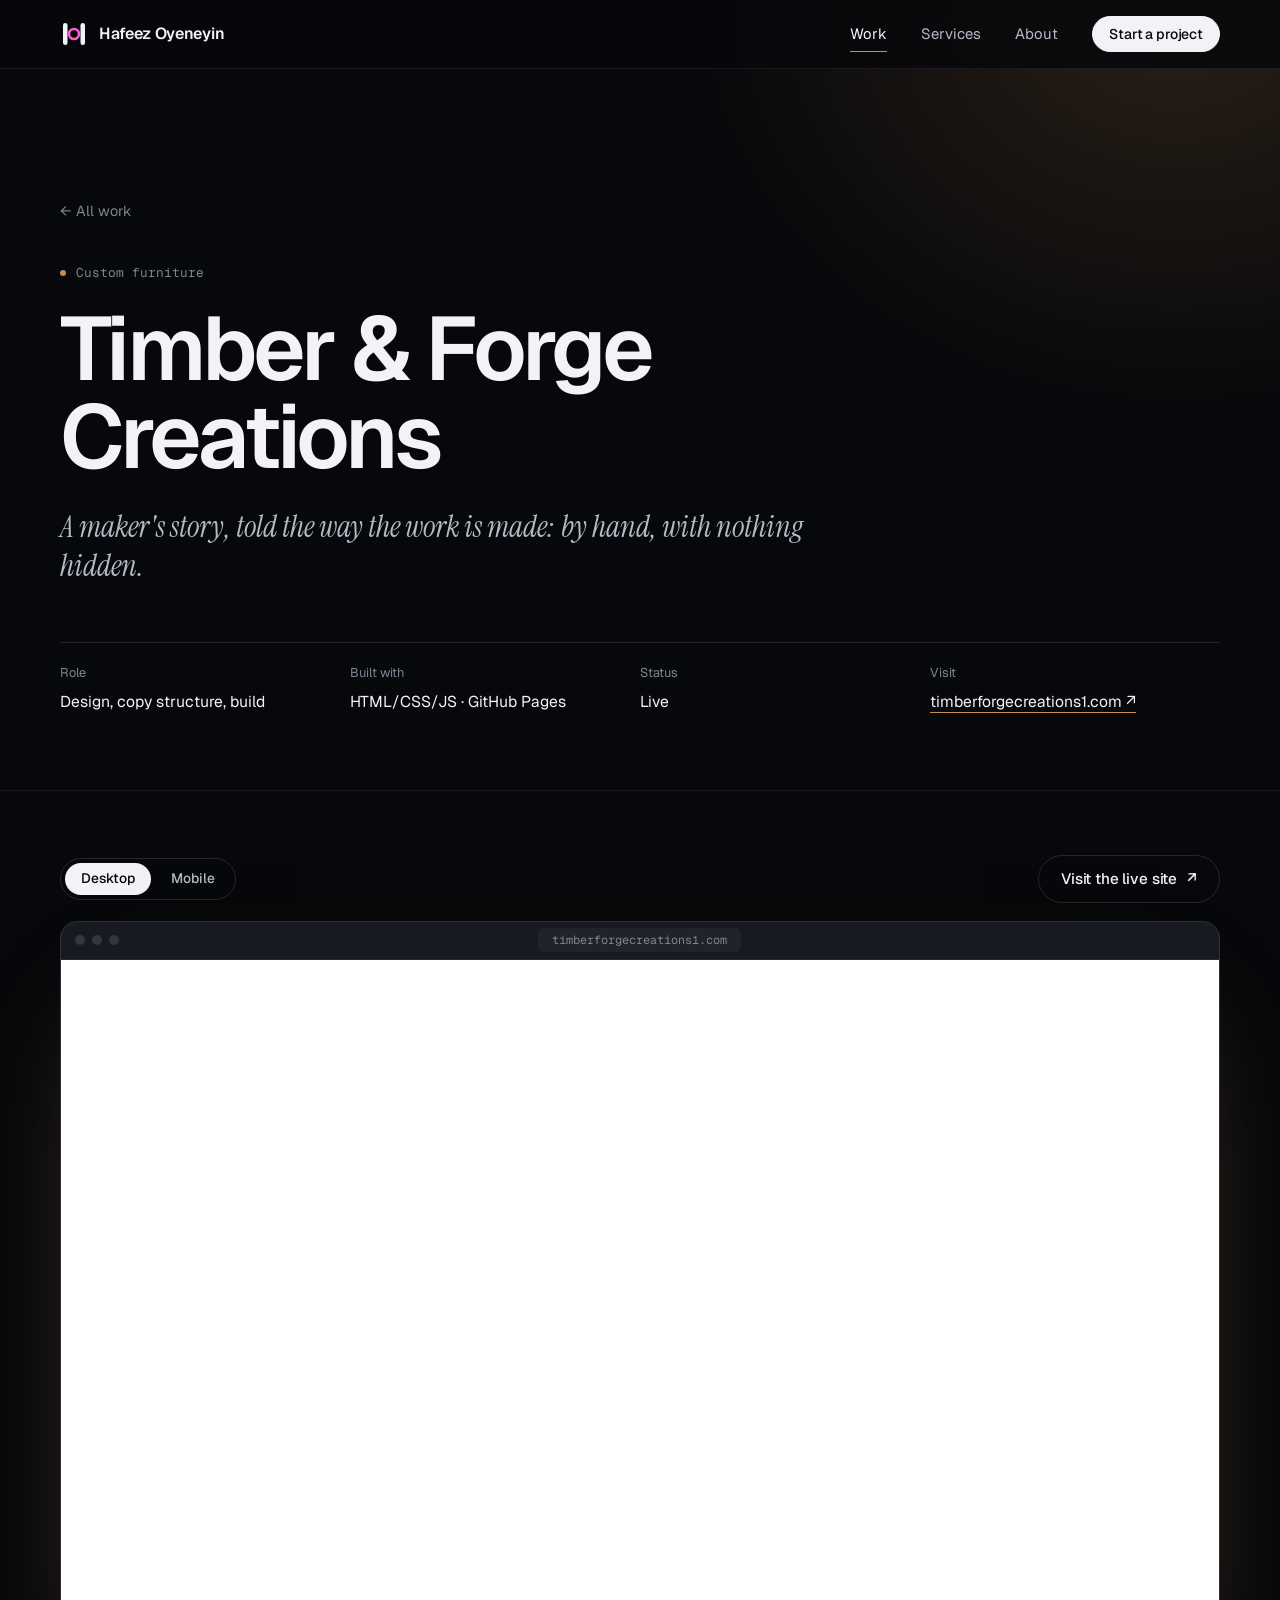
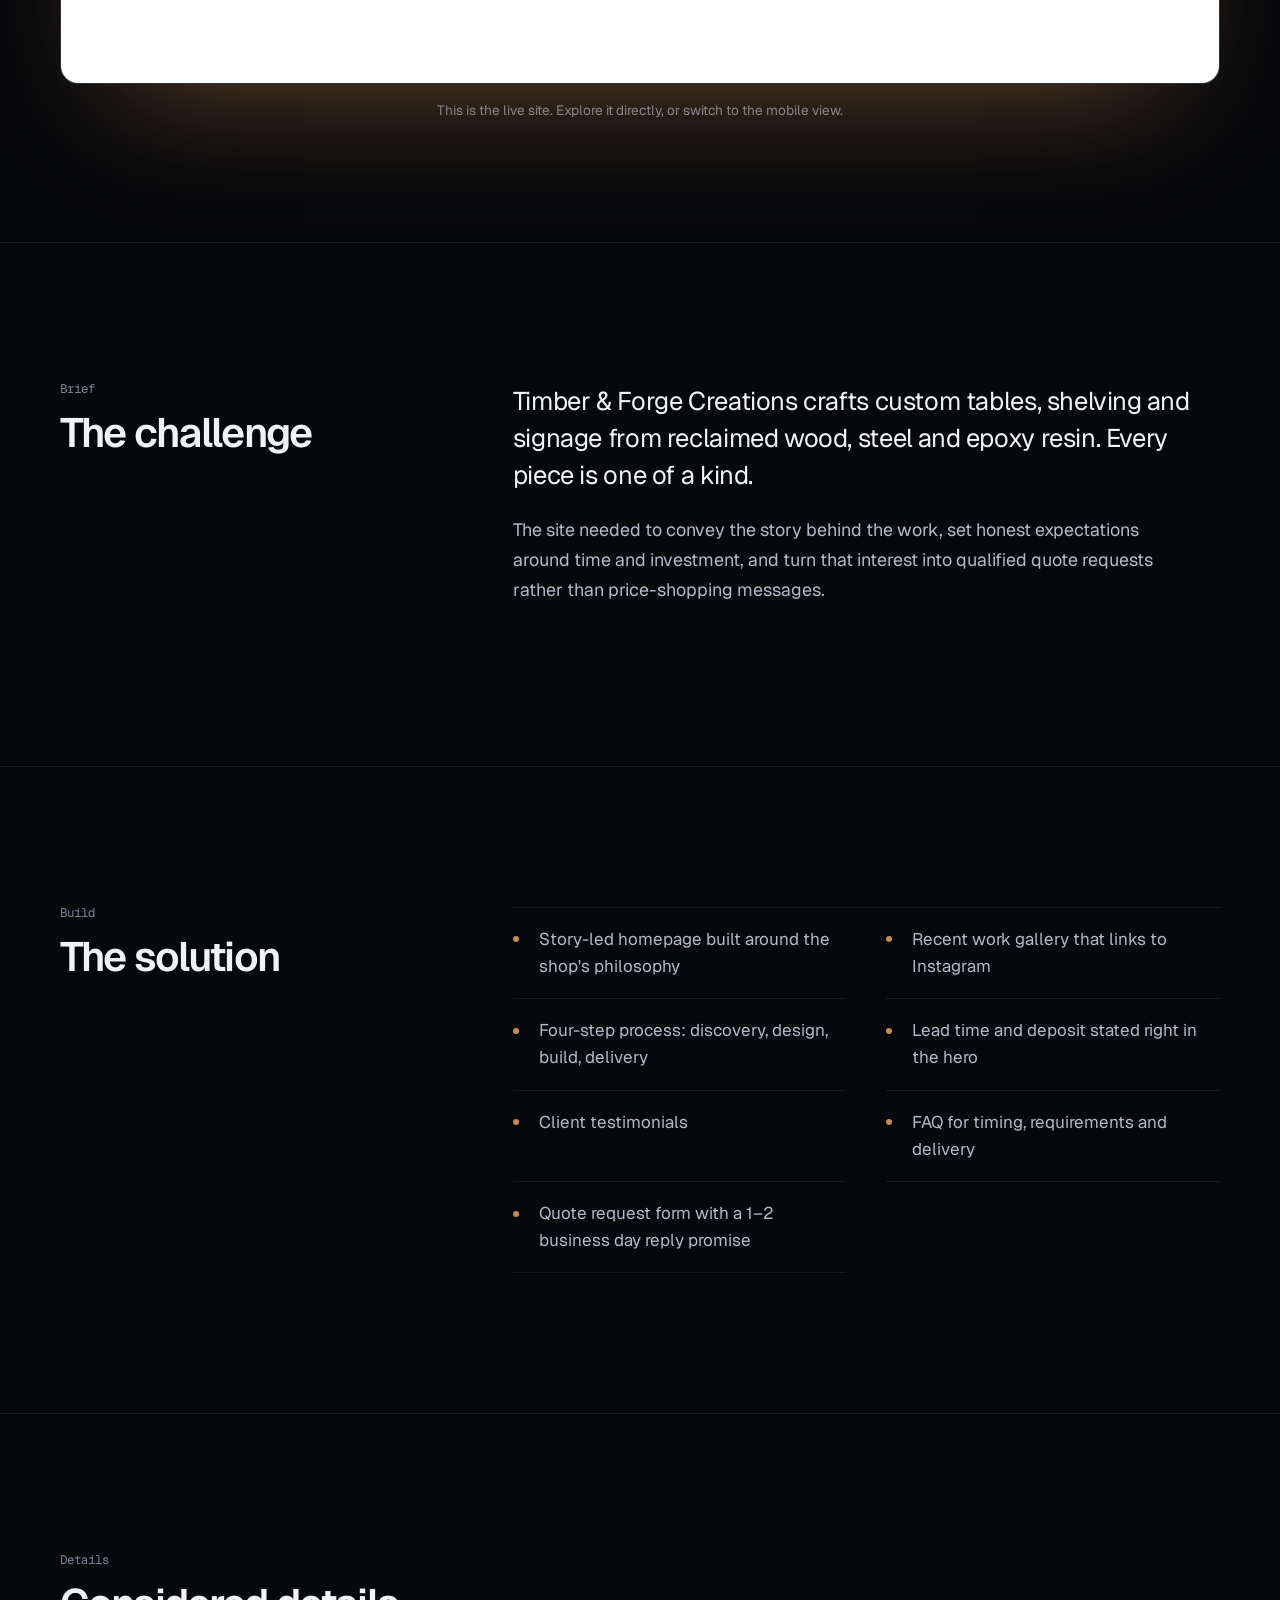
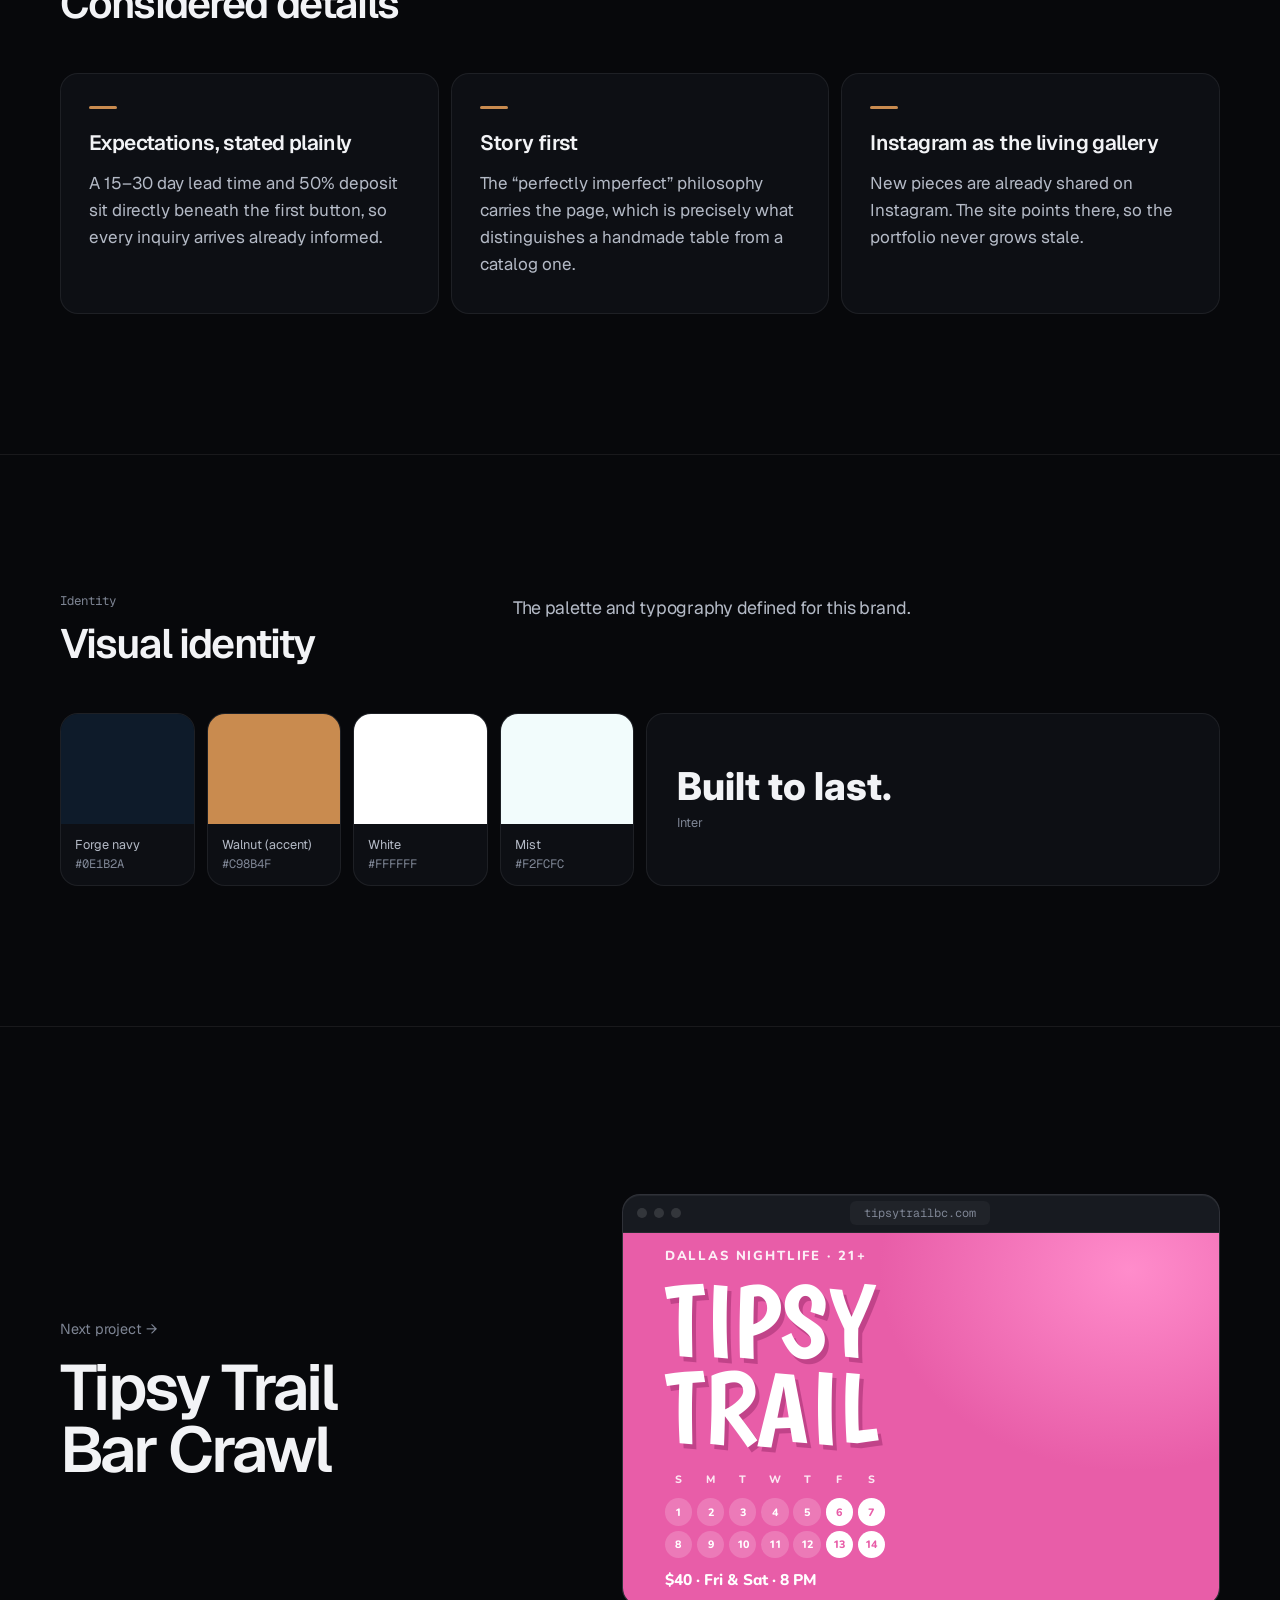
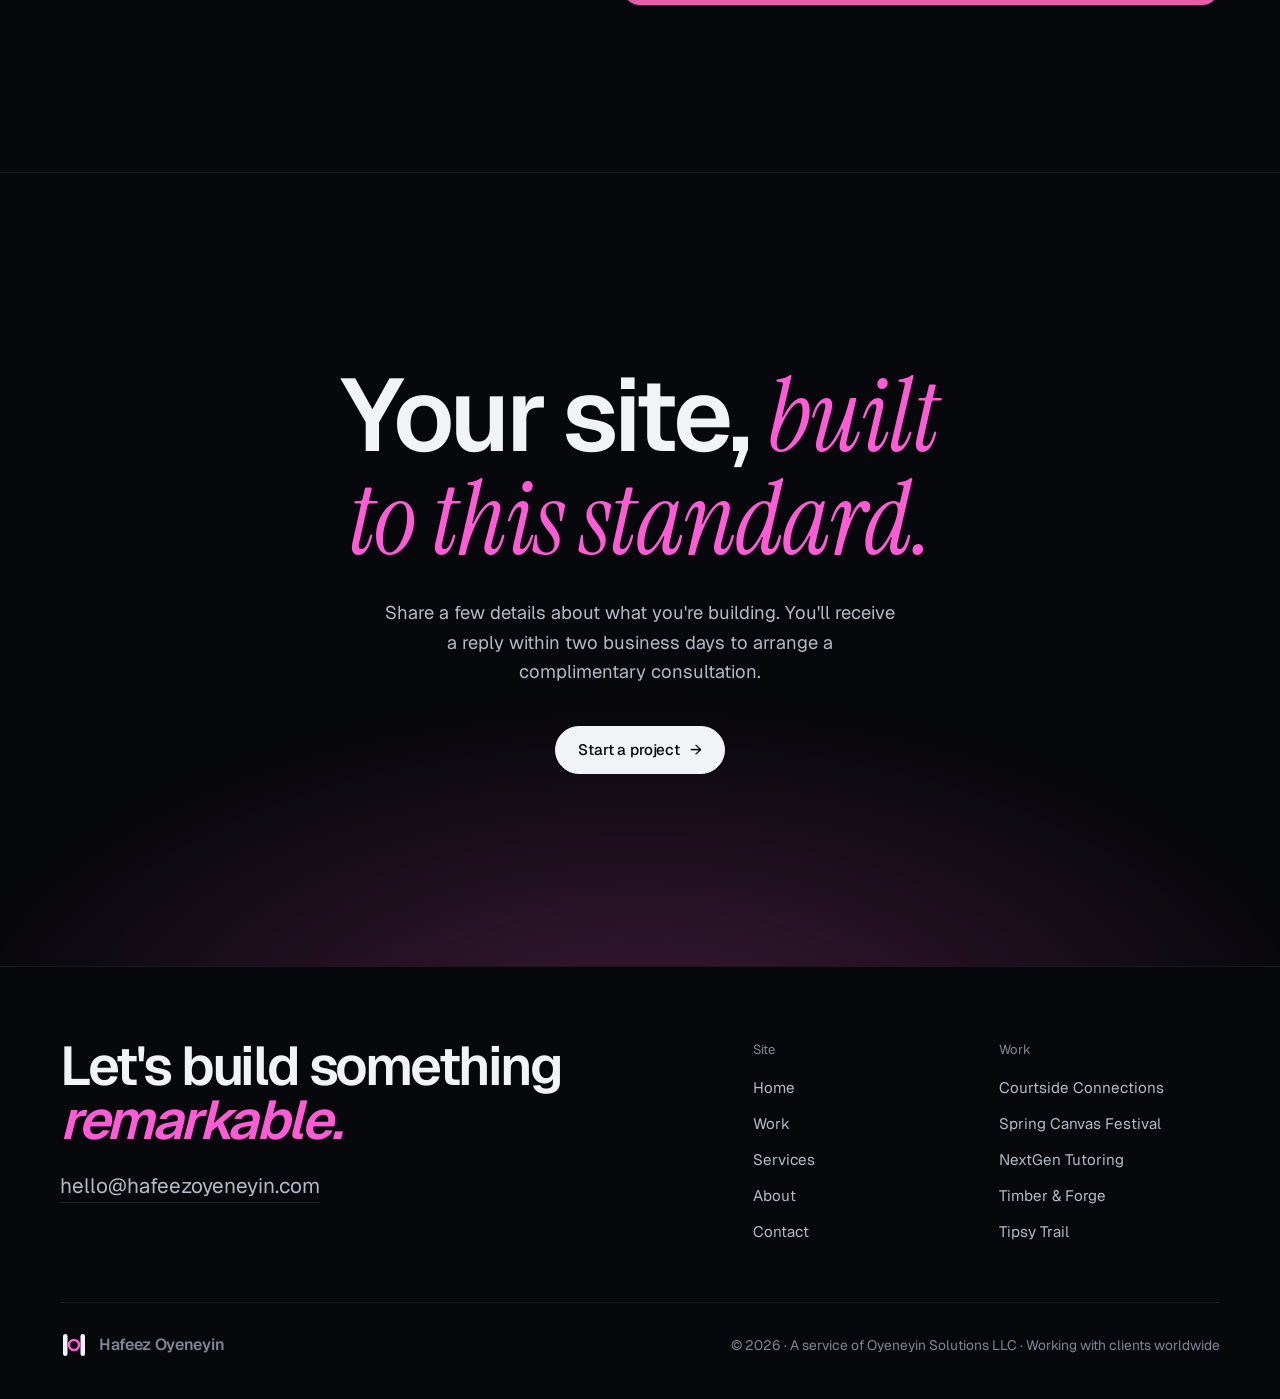
<file: work-timber-and-forge.html>
<!doctype html>
<html lang="en">
<head>
<meta charset="utf-8">
<meta name="viewport" content="width=device-width, initial-scale=1, viewport-fit=cover">
<title>Timber &amp; Forge Creations | Case study | Hafeez Oyeneyin</title>
<meta name="claude:viewport-fit-sides" content="cover">
<meta name="description" content="A maker&#x27;s story, told the way the work is made: by hand, with nothing hidden.">
<meta name="theme-color" content="#07080B">
<link rel="canonical" href="https://hafeezoyeneyin.com/work-timber-and-forge">
<meta property="og:title" content="Timber &amp; Forge Creations | Case study | Hafeez Oyeneyin">
<meta property="og:description" content="A maker&#x27;s story, told the way the work is made: by hand, with nothing hidden.">
<meta property="og:type" content="website">
<meta property="og:url" content="https://hafeezoyeneyin.com/work-timber-and-forge">
<meta property="og:site_name" content="Hafeez Oyeneyin">
<meta property="og:image" content="https://hafeezoyeneyin.com/assets/brand/og-image.png">
<meta property="og:image:width" content="1200">
<meta property="og:image:height" content="630">
<meta property="og:image:alt" content="Hafeez Oyeneyin: websites, crafted with intention.">
<meta name="twitter:card" content="summary_large_image">
<meta name="twitter:image" content="https://hafeezoyeneyin.com/assets/brand/og-image.png">
<link rel="icon" href="data:image/svg+xml,%3Csvg xmlns='http://www.w3.org/2000/svg' viewBox='0 0 28 28'%3E%3Crect width='28' height='28' rx='7' fill='%2307080B'/%3E%3Crect x='5' y='5' width='3.6' height='18' rx='1.8' fill='%23F2F3F6'/%3E%3Crect x='19.4' y='5' width='3.6' height='18' rx='1.8' fill='%23F2F3F6'/%3E%3Ccircle cx='14' cy='14' r='4' fill='none' stroke='%23FF5BD6' stroke-width='2.2'/%3E%3C/svg%3E">
<link rel="icon" type="image/png" sizes="32x32" href="assets/brand/favicon-32.png">
<link rel="apple-touch-icon" href="assets/brand/apple-touch-icon.png">
<link rel="preconnect" href="https://fonts.googleapis.com">
<link rel="preconnect" href="https://fonts.gstatic.com" crossorigin>
<link rel="stylesheet" href="https://fonts.googleapis.com/css2?family=Geist:wght@300..700&family=Geist+Mono:wght@400;500&family=Instrument+Serif:ital@0;1&family=Barlow+Condensed:wght@700;800&family=Caveat:wght@600&family=Boogaloo&family=Nunito:wght@800&family=Inter:wght@700;800&family=Oswald:wght@600;700&family=Poppins:wght@600&family=Fraunces:ital,wght@0,600;1,600&family=Instrument+Sans:wght@400;700&display=swap">
<link rel="stylesheet" href="assets/site.css">
</head>
<body>
<a class="skip" href="#main">Skip to content</a>
<header class="site-header solid" id="header">
  <div class="wrap">
    <a class="wordmark" href="index.html" aria-label="Hafeez Oyeneyin, home"><svg class="mark" viewBox="0 0 28 28" aria-hidden="true"><rect class="bar" x="3" y="3" width="4.5" height="22" rx="2.25"/><rect class="bar" x="20.5" y="3" width="4.5" height="22" rx="2.25"/><circle class="o" cx="14" cy="14" r="5"/></svg><span>Hafeez Oyeneyin</span></a>
    <nav class="nav" aria-label="Main">
      <a href="work.html" aria-current="page">Work</a>
      <a href="services.html">Services</a>
      <a href="about.html">About</a>
      <a class="btn btn-primary" href="contact.html">Start a project</a>
      <button class="menu-btn" id="menu-btn" type="button" aria-expanded="false" aria-controls="mobile-menu" aria-label="Open menu"><span></span><span></span></button>
    </nav>
  </div>
  <div class="mobile-menu" id="mobile-menu" hidden>
    <div class="wrap">
      <a href="index.html">Home</a>
      <a href="work.html" aria-current="page">Work</a>
      <a href="services.html">Services</a>
      <a href="about.html">About</a>
      <a href="contact.html">Contact</a>
    </div>
  </div>
</header>

<main id="main" class="cs" style="--brand:#C98B4F">
  <section class="cs-hero">
    <div class="wrap">
      <a class="crumb" href="work.html">← All work</a>
      <p class="eyebrow">Custom furniture</p>
      <h1 class="display">Timber &amp; Forge Creations</h1>
      <p class="cs-tagline">A maker&#x27;s story, told the way the work is made: by hand, with nothing hidden.</p>
      <dl class="cs-meta">
        <div><dt>Role</dt><dd>Design, copy structure, build</dd></div>
        <div><dt>Built with</dt><dd>HTML/CSS/JS · GitHub Pages</dd></div>
        <div><dt>Status</dt><dd>Live</dd></div>
        <div><dt>Visit</dt><dd><a href="https://timberforgecreations1.com/" target="_blank" rel="noopener">timberforgecreations1.com ↗</a></dd></div>
      </dl>
    </div>
  </section>

  <section class="cs-preview" aria-label="Live preview">
    <div class="wrap">
      <div class="toolbar">
        <div class="seg" role="group" aria-label="Preview size">
          <button type="button" data-device="desktop" data-target="live-timber-and-forge" aria-pressed="true">Desktop</button>
          <button type="button" data-device="phone" data-target="live-timber-and-forge" aria-pressed="false">Mobile</button>
        </div>
        <a class="btn" href="https://timberforgecreations1.com/" target="_blank" rel="noopener">Visit the live site <span class="arr" aria-hidden="true">↗</span></a>
      </div>
      <div class="frame interactive" data-url="https://timberforgecreations1.com/" data-name="Timber &amp; Forge Creations" data-live="1" style="--acc:#C98B4F" id="live-timber-and-forge">
  <div class="chrome" aria-hidden="true"><i></i><i></i><i></i><em>timberforgecreations1.com</em><b></b></div>
  <div class="frame-view"><div class="poster p-timber" aria-hidden="true">
  <div class="grain"></div>
  <p class="kick">TIMBER &amp; FORGE CREATIONS</p>
  <p class="big">Bespoke wood &amp; metal creations, built to last.</p>
  <p class="note">Lead time 15–30 days · 50% deposit</p>
  <span class="btnish">Request a quote</span>
</div></div>
</div>
      <p class="frame-note">This is the live site. Explore it directly, or switch to the mobile view.</p>
      
    </div>
  </section>

  <section class="cs-sec">
    <div class="wrap cs-grid reveal">
      <h2><small>Brief</small>The challenge</h2>
      <div class="prose"><p>Timber &amp; Forge Creations crafts custom tables, shelving and signage from reclaimed wood, steel and epoxy resin. Every piece is one of a kind.</p><p>The site needed to convey the story behind the work, set honest expectations around time and investment, and turn that interest into qualified quote requests rather than price-shopping messages.</p></div>
    </div>
  </section>

  <section class="cs-sec">
    <div class="wrap cs-grid reveal">
      <h2><small>Build</small>The solution</h2>
      <ul class="featlist"><li>Story-led homepage built around the shop&#x27;s philosophy</li><li>Recent work gallery that links to Instagram</li><li>Four-step process: discovery, design, build, delivery</li><li>Lead time and deposit stated right in the hero</li><li>Client testimonials</li><li>FAQ for timing, requirements and delivery</li><li>Quote request form with a 1–2 business day reply promise</li></ul>
    </div>
  </section>

  <section class="cs-sec">
    <div class="wrap">
      <div class="cs-grid reveal" style="margin-bottom:48px"><h2><small>Details</small>Considered details</h2><div></div></div>
      <div class="details"><article class="detail reveal"><h3>Expectations, stated plainly</h3><p>A 15–30 day lead time and 50% deposit sit directly beneath the first button, so every inquiry arrives already informed.</p></article><article class="detail reveal"><h3>Story first</h3><p>The “perfectly imperfect” philosophy carries the page, which is precisely what distinguishes a handmade table from a catalog one.</p></article><article class="detail reveal"><h3>Instagram as the living gallery</h3><p>New pieces are already shared on Instagram. The site points there, so the portfolio never grows stale.</p></article></div>
    </div>
  </section>

  <section class="cs-sec">
    <div class="wrap">
      <div class="cs-grid reveal" style="margin-bottom:48px"><h2><small>Identity</small>Visual identity</h2><div class="prose"><p style="font-size:1.12rem;color:var(--text-2)">The palette and typography defined for this brand.</p></div></div>
      <div class="look reveal">
        <div class="swatches"><div class="swatch"><i style="background:#0E1B2A"></i><span>Forge navy<br><code>#0E1B2A</code></span></div><div class="swatch"><i style="background:#C98B4F"></i><span>Walnut (accent)<br><code>#C98B4F</code></span></div><div class="swatch"><i style="background:#FFFFFF"></i><span>White<br><code>#FFFFFF</code></span></div><div class="swatch"><i style="background:#F2FCFC"></i><span>Mist<br><code>#F2FCFC</code></span></div></div>
        <div class="type-spec"><div><span class="as" style="font-family:'Inter', sans-serif;font-weight:800;text-transform:none">Built to last.</span><span class="name">Inter</span></div></div>
      </div>
    </div>
  </section>

  <section class="section" aria-label="Next project">
    <div class="wrap">
      <a class="next-proj reveal" href="work-tipsy-trail.html" style="--next:#E85DA8">
        <div><p class="label">Next project →</p><h2 class="display">Tipsy Trail Bar Crawl</h2></div>
        <div class="frame" data-url="http://tipsytrailbc.com/" data-name="Tipsy Trail Bar Crawl" data-live="0" style="--acc:#E85DA8" data-lazy-desktop="1">
  <div class="chrome" aria-hidden="true"><i></i><i></i><i></i><em>tipsytrailbc.com</em><b></b></div>
  <div class="frame-view"><div class="poster p-tipsy" aria-hidden="true">
  <div class="tag">DALLAS NIGHTLIFE · 21+</div>
  <div class="big">TIPSY<br>TRAIL</div>
  <div class="cal"><span class="hd">S</span><span class="hd">M</span><span class="hd">T</span><span class="hd">W</span><span class="hd">T</span><span class="hd">F</span><span class="hd">S</span><span class="">1</span><span class="">2</span><span class="">3</span><span class="">4</span><span class="">5</span><span class="on">6</span><span class="on">7</span><span class="">8</span><span class="">9</span><span class="">10</span><span class="">11</span><span class="">12</span><span class="on">13</span><span class="on">14</span></div>
  <div class="price">$40 · Fri &amp; Sat · 8 PM</div>
</div></div>
</div>
      </a>
    </div>
  </section>
<section class="cta" aria-labelledby="cta-title">
  <div class="wrap reveal">
    <h2 class="display" id="cta-title">Your site, <em>built to this standard.</em></h2>
    <p>Share a few details about what you're building. You'll receive a reply within two business days to arrange a complimentary consultation.</p>
    <a class="btn btn-primary" href="contact.html">Start a project <span class="arr" aria-hidden="true">→</span></a>
  </div>
</section>
</main>
<footer class="site-footer">
  <div class="wrap">
    <div class="foot-top">
      <div>
        <p class="say">Let's build something <em>remarkable.</em></p>
        <a class="foot-mail" href="mailto:hello@hafeezoyeneyin.com">hello@hafeezoyeneyin.com</a>
      </div>
      <div class="foot-cols">
        <div><h4>Site</h4><ul><li><a href="index.html">Home</a></li><li><a href="work.html">Work</a></li><li><a href="services.html">Services</a></li><li><a href="about.html">About</a></li><li><a href="contact.html">Contact</a></li></ul></div>
        <div><h4>Work</h4><ul><li><a href="work-courtside-connections.html">Courtside Connections</a></li><li><a href="work-spring-canvas-festival.html">Spring Canvas Festival</a></li><li><a href="work-nextgen-tutoring.html">NextGen Tutoring</a></li><li><a href="work-timber-and-forge.html">Timber &amp; Forge</a></li><li><a href="work-tipsy-trail.html">Tipsy Trail</a></li></ul></div>
      </div>
    </div>
    <div class="foot-row">
      <a class="wordmark" href="index.html" aria-label="Home"><svg class="mark" viewBox="0 0 28 28" aria-hidden="true"><rect class="bar" x="3" y="3" width="4.5" height="22" rx="2.25"/><rect class="bar" x="20.5" y="3" width="4.5" height="22" rx="2.25"/><circle class="o" cx="14" cy="14" r="5"/></svg><span>Hafeez Oyeneyin</span></a>
      <p>© <span id="year">2026</span> · A service of Oyeneyin Solutions LLC · Working with clients worldwide</p>
    </div>
  </div>
</footer>
<script src="assets/site.js"></script>
</body>
</html>
</file>
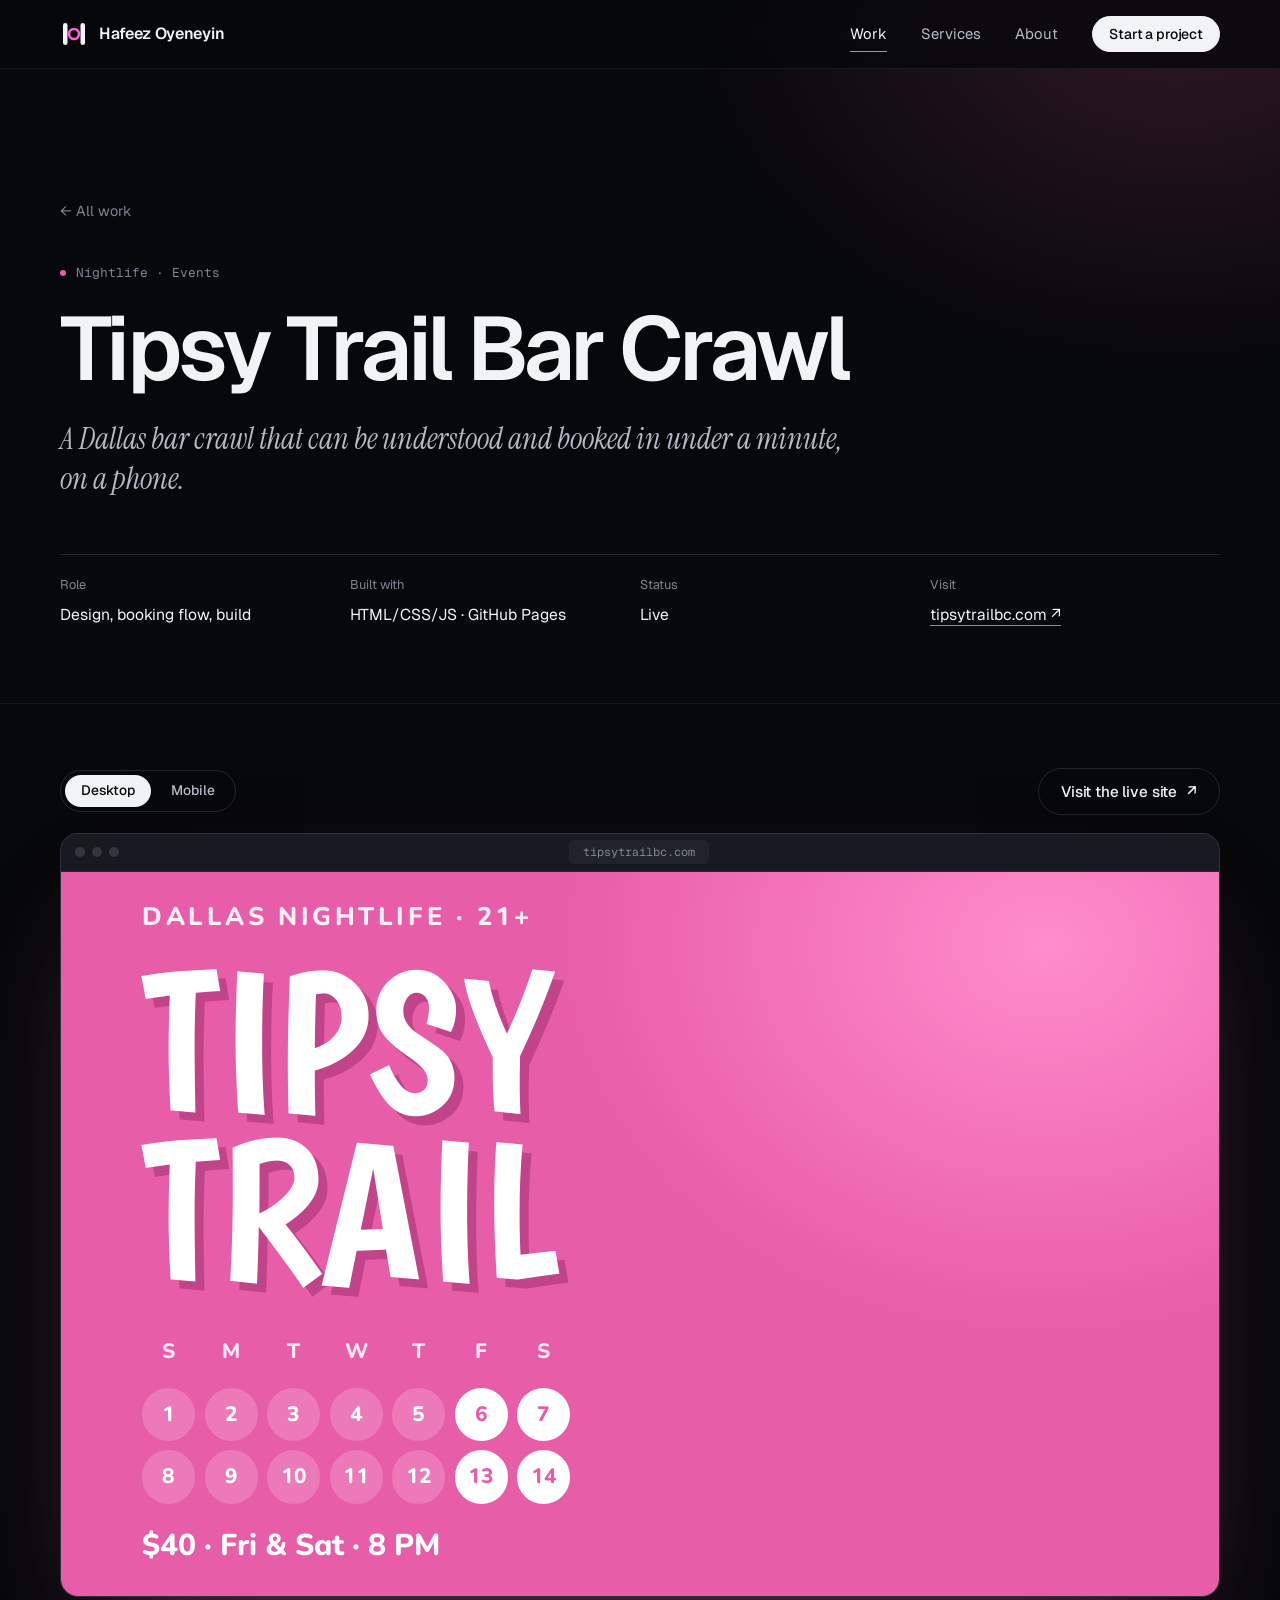
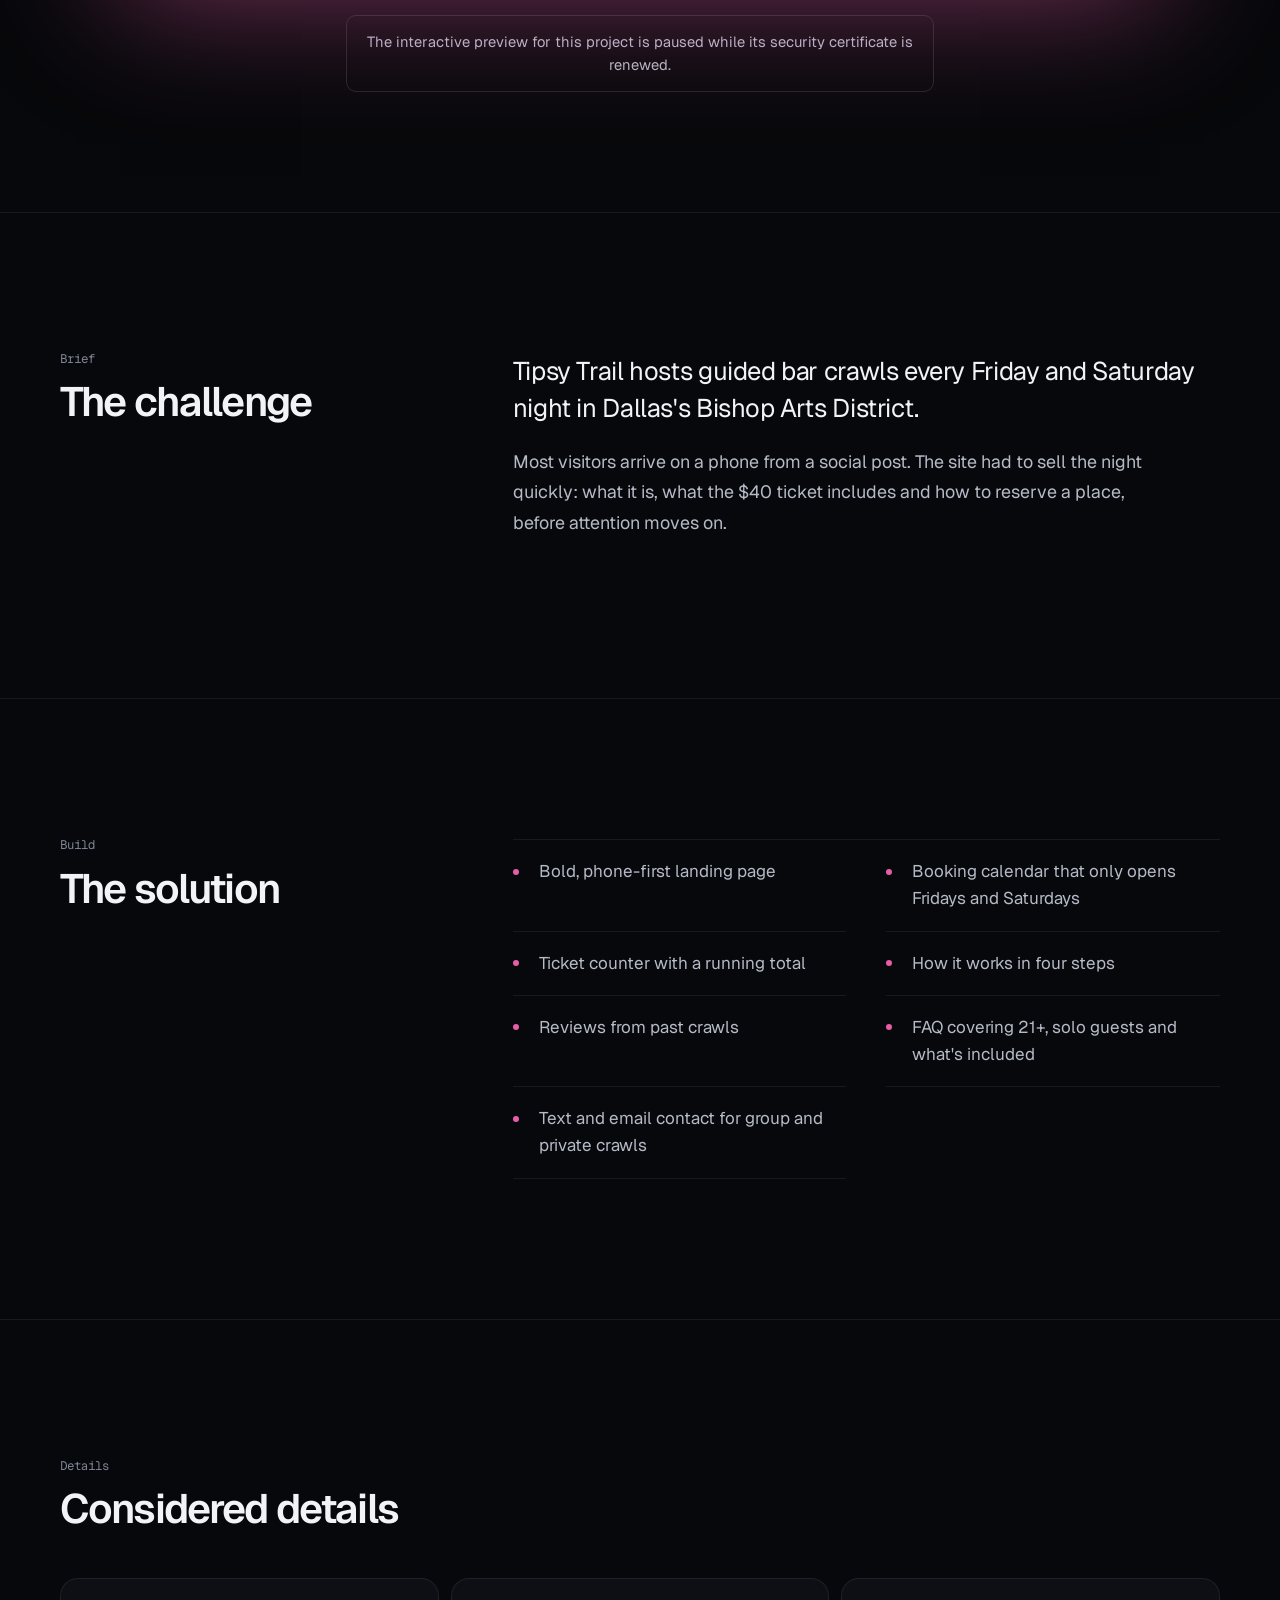
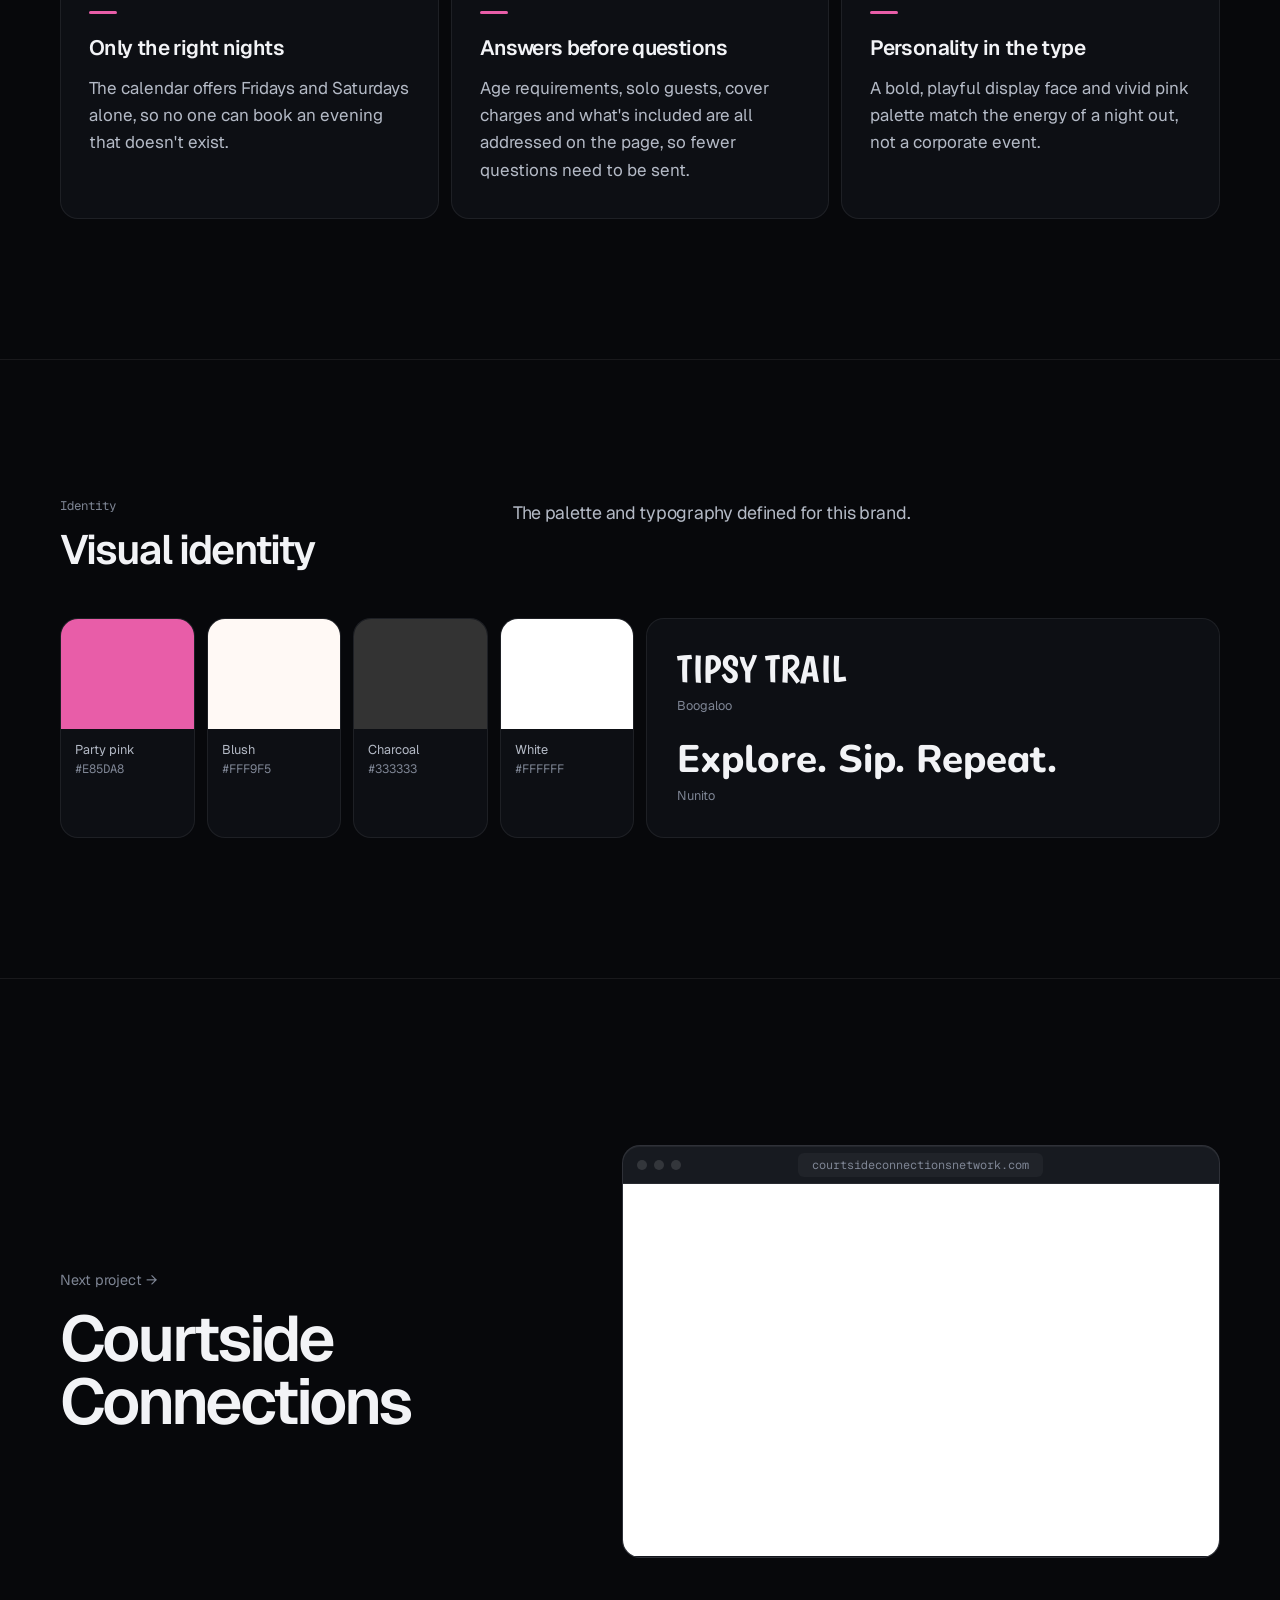
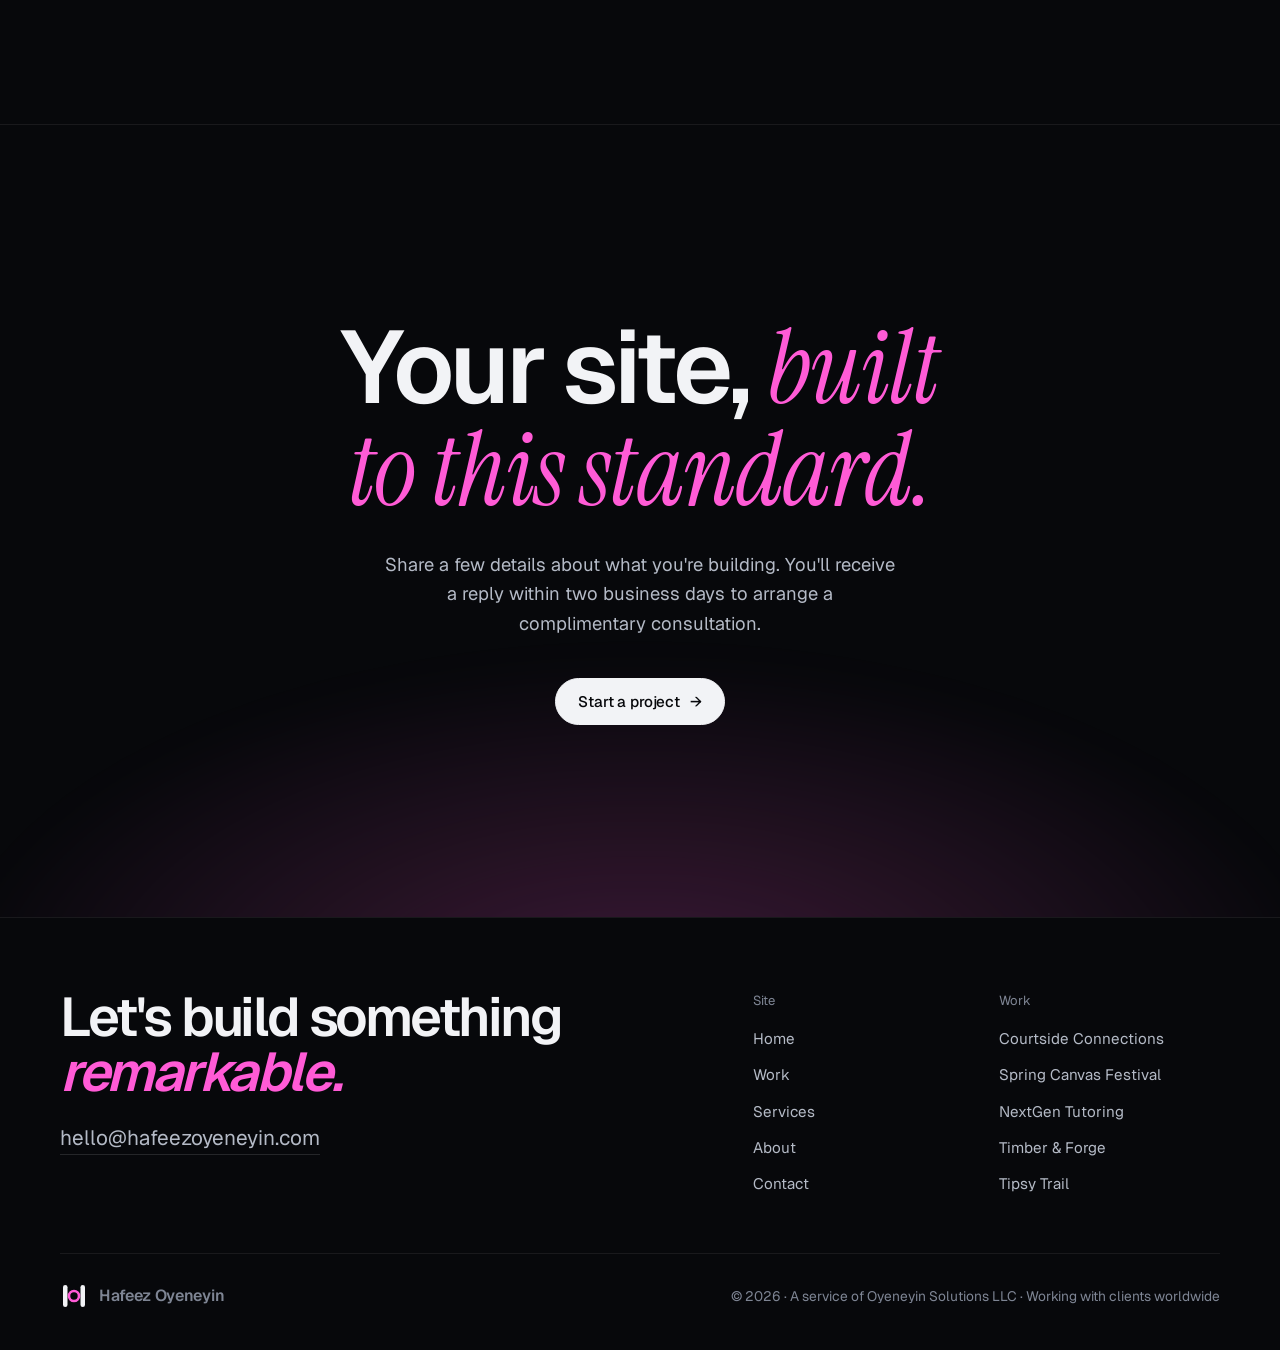
<file: work-tipsy-trail.html>
<!doctype html>
<html lang="en">
<head>
<meta charset="utf-8">
<meta name="viewport" content="width=device-width, initial-scale=1, viewport-fit=cover">
<title>Tipsy Trail Bar Crawl | Case study | Hafeez Oyeneyin</title>
<meta name="claude:viewport-fit-sides" content="cover">
<meta name="description" content="A Dallas bar crawl that can be understood and booked in under a minute, on a phone.">
<meta name="theme-color" content="#07080B">
<link rel="canonical" href="https://hafeezoyeneyin.com/work-tipsy-trail">
<meta property="og:title" content="Tipsy Trail Bar Crawl | Case study | Hafeez Oyeneyin">
<meta property="og:description" content="A Dallas bar crawl that can be understood and booked in under a minute, on a phone.">
<meta property="og:type" content="website">
<meta property="og:url" content="https://hafeezoyeneyin.com/work-tipsy-trail">
<meta property="og:site_name" content="Hafeez Oyeneyin">
<meta property="og:image" content="https://hafeezoyeneyin.com/assets/brand/og-image.png">
<meta property="og:image:width" content="1200">
<meta property="og:image:height" content="630">
<meta property="og:image:alt" content="Hafeez Oyeneyin: websites, crafted with intention.">
<meta name="twitter:card" content="summary_large_image">
<meta name="twitter:image" content="https://hafeezoyeneyin.com/assets/brand/og-image.png">
<link rel="icon" href="data:image/svg+xml,%3Csvg xmlns='http://www.w3.org/2000/svg' viewBox='0 0 28 28'%3E%3Crect width='28' height='28' rx='7' fill='%2307080B'/%3E%3Crect x='5' y='5' width='3.6' height='18' rx='1.8' fill='%23F2F3F6'/%3E%3Crect x='19.4' y='5' width='3.6' height='18' rx='1.8' fill='%23F2F3F6'/%3E%3Ccircle cx='14' cy='14' r='4' fill='none' stroke='%23FF5BD6' stroke-width='2.2'/%3E%3C/svg%3E">
<link rel="icon" type="image/png" sizes="32x32" href="assets/brand/favicon-32.png">
<link rel="apple-touch-icon" href="assets/brand/apple-touch-icon.png">
<link rel="preconnect" href="https://fonts.googleapis.com">
<link rel="preconnect" href="https://fonts.gstatic.com" crossorigin>
<link rel="stylesheet" href="https://fonts.googleapis.com/css2?family=Geist:wght@300..700&family=Geist+Mono:wght@400;500&family=Instrument+Serif:ital@0;1&family=Barlow+Condensed:wght@700;800&family=Caveat:wght@600&family=Boogaloo&family=Nunito:wght@800&family=Inter:wght@700;800&family=Oswald:wght@600;700&family=Poppins:wght@600&family=Fraunces:ital,wght@0,600;1,600&family=Instrument+Sans:wght@400;700&display=swap">
<link rel="stylesheet" href="assets/site.css">
</head>
<body>
<a class="skip" href="#main">Skip to content</a>
<header class="site-header solid" id="header">
  <div class="wrap">
    <a class="wordmark" href="index.html" aria-label="Hafeez Oyeneyin, home"><svg class="mark" viewBox="0 0 28 28" aria-hidden="true"><rect class="bar" x="3" y="3" width="4.5" height="22" rx="2.25"/><rect class="bar" x="20.5" y="3" width="4.5" height="22" rx="2.25"/><circle class="o" cx="14" cy="14" r="5"/></svg><span>Hafeez Oyeneyin</span></a>
    <nav class="nav" aria-label="Main">
      <a href="work.html" aria-current="page">Work</a>
      <a href="services.html">Services</a>
      <a href="about.html">About</a>
      <a class="btn btn-primary" href="contact.html">Start a project</a>
      <button class="menu-btn" id="menu-btn" type="button" aria-expanded="false" aria-controls="mobile-menu" aria-label="Open menu"><span></span><span></span></button>
    </nav>
  </div>
  <div class="mobile-menu" id="mobile-menu" hidden>
    <div class="wrap">
      <a href="index.html">Home</a>
      <a href="work.html" aria-current="page">Work</a>
      <a href="services.html">Services</a>
      <a href="about.html">About</a>
      <a href="contact.html">Contact</a>
    </div>
  </div>
</header>

<main id="main" class="cs" style="--brand:#E85DA8">
  <section class="cs-hero">
    <div class="wrap">
      <a class="crumb" href="work.html">← All work</a>
      <p class="eyebrow">Nightlife · Events</p>
      <h1 class="display">Tipsy Trail Bar Crawl</h1>
      <p class="cs-tagline">A Dallas bar crawl that can be understood and booked in under a minute, on a phone.</p>
      <dl class="cs-meta">
        <div><dt>Role</dt><dd>Design, booking flow, build</dd></div>
        <div><dt>Built with</dt><dd>HTML/CSS/JS · GitHub Pages</dd></div>
        <div><dt>Status</dt><dd>Live</dd></div>
        <div><dt>Visit</dt><dd><a href="http://tipsytrailbc.com/" target="_blank" rel="noopener">tipsytrailbc.com ↗</a></dd></div>
      </dl>
    </div>
  </section>

  <section class="cs-preview" aria-label="Live preview">
    <div class="wrap">
      <div class="toolbar">
        <div class="seg" role="group" aria-label="Preview size">
          <button type="button" data-device="desktop" data-target="live-tipsy-trail" aria-pressed="true">Desktop</button>
          <button type="button" data-device="phone" data-target="live-tipsy-trail" aria-pressed="false">Mobile</button>
        </div>
        <a class="btn" href="http://tipsytrailbc.com/" target="_blank" rel="noopener">Visit the live site <span class="arr" aria-hidden="true">↗</span></a>
      </div>
      <div class="frame interactive" data-url="http://tipsytrailbc.com/" data-name="Tipsy Trail Bar Crawl" data-live="0" style="--acc:#E85DA8" id="live-tipsy-trail">
  <div class="chrome" aria-hidden="true"><i></i><i></i><i></i><em>tipsytrailbc.com</em><b></b></div>
  <div class="frame-view"><div class="poster p-tipsy" aria-hidden="true">
  <div class="tag">DALLAS NIGHTLIFE · 21+</div>
  <div class="big">TIPSY<br>TRAIL</div>
  <div class="cal"><span class="hd">S</span><span class="hd">M</span><span class="hd">T</span><span class="hd">W</span><span class="hd">T</span><span class="hd">F</span><span class="hd">S</span><span class="">1</span><span class="">2</span><span class="">3</span><span class="">4</span><span class="">5</span><span class="on">6</span><span class="on">7</span><span class="">8</span><span class="">9</span><span class="">10</span><span class="">11</span><span class="">12</span><span class="on">13</span><span class="on">14</span></div>
  <div class="price">$40 · Fri &amp; Sat · 8 PM</div>
</div></div>
</div>
      <p class="frame-note"></p>
      <p class="notice">The interactive preview for this project is paused while its security certificate is renewed.</p>
    </div>
  </section>

  <section class="cs-sec">
    <div class="wrap cs-grid reveal">
      <h2><small>Brief</small>The challenge</h2>
      <div class="prose"><p>Tipsy Trail hosts guided bar crawls every Friday and Saturday night in Dallas&#x27;s Bishop Arts District.</p><p>Most visitors arrive on a phone from a social post. The site had to sell the night quickly: what it is, what the $40 ticket includes and how to reserve a place, before attention moves on.</p></div>
    </div>
  </section>

  <section class="cs-sec">
    <div class="wrap cs-grid reveal">
      <h2><small>Build</small>The solution</h2>
      <ul class="featlist"><li>Bold, phone-first landing page</li><li>Booking calendar that only opens Fridays and Saturdays</li><li>Ticket counter with a running total</li><li>How it works in four steps</li><li>Reviews from past crawls</li><li>FAQ covering 21+, solo guests and what&#x27;s included</li><li>Text and email contact for group and private crawls</li></ul>
    </div>
  </section>

  <section class="cs-sec">
    <div class="wrap">
      <div class="cs-grid reveal" style="margin-bottom:48px"><h2><small>Details</small>Considered details</h2><div></div></div>
      <div class="details"><article class="detail reveal"><h3>Only the right nights</h3><p>The calendar offers Fridays and Saturdays alone, so no one can book an evening that doesn&#x27;t exist.</p></article><article class="detail reveal"><h3>Answers before questions</h3><p>Age requirements, solo guests, cover charges and what&#x27;s included are all addressed on the page, so fewer questions need to be sent.</p></article><article class="detail reveal"><h3>Personality in the type</h3><p>A bold, playful display face and vivid pink palette match the energy of a night out, not a corporate event.</p></article></div>
    </div>
  </section>

  <section class="cs-sec">
    <div class="wrap">
      <div class="cs-grid reveal" style="margin-bottom:48px"><h2><small>Identity</small>Visual identity</h2><div class="prose"><p style="font-size:1.12rem;color:var(--text-2)">The palette and typography defined for this brand.</p></div></div>
      <div class="look reveal">
        <div class="swatches"><div class="swatch"><i style="background:#E85DA8"></i><span>Party pink<br><code>#E85DA8</code></span></div><div class="swatch"><i style="background:#FFF9F5"></i><span>Blush<br><code>#FFF9F5</code></span></div><div class="swatch"><i style="background:#333333"></i><span>Charcoal<br><code>#333333</code></span></div><div class="swatch"><i style="background:#FFFFFF"></i><span>White<br><code>#FFFFFF</code></span></div></div>
        <div class="type-spec"><div><span class="as" style="font-family:'Boogaloo', cursive;font-weight:400;text-transform:uppercase">TIPSY TRAIL</span><span class="name">Boogaloo</span></div><div><span class="as" style="font-family:'Nunito', sans-serif;font-weight:800;text-transform:none">Explore. Sip. Repeat.</span><span class="name">Nunito</span></div></div>
      </div>
    </div>
  </section>

  <section class="section" aria-label="Next project">
    <div class="wrap">
      <a class="next-proj reveal" href="work-courtside-connections.html" style="--next:#E8712B">
        <div><p class="label">Next project →</p><h2 class="display">Courtside Connections</h2></div>
        <div class="frame" data-url="https://courtsideconnectionsnetwork.com/" data-name="Courtside Connections" data-live="1" style="--acc:#E8712B" data-lazy-desktop="1">
  <div class="chrome" aria-hidden="true"><i></i><i></i><i></i><em>courtsideconnectionsnetwork.com</em><b></b></div>
  <div class="frame-view"><div class="poster p-courtside" aria-hidden="true">
  <div class="board"><span>HOME<b>0</b></span><span class="clock">SHOT CLOCK<b data-shotclock>24.0</b></span><span>AWAY<b>0</b></span></div>
  <div class="big">3%</div>
  <div class="line">Make it to the next level</div>
  <div class="sub">built by players who lived it</div>
</div></div>
</div>
      </a>
    </div>
  </section>
<section class="cta" aria-labelledby="cta-title">
  <div class="wrap reveal">
    <h2 class="display" id="cta-title">Your site, <em>built to this standard.</em></h2>
    <p>Share a few details about what you're building. You'll receive a reply within two business days to arrange a complimentary consultation.</p>
    <a class="btn btn-primary" href="contact.html">Start a project <span class="arr" aria-hidden="true">→</span></a>
  </div>
</section>
</main>
<footer class="site-footer">
  <div class="wrap">
    <div class="foot-top">
      <div>
        <p class="say">Let's build something <em>remarkable.</em></p>
        <a class="foot-mail" href="mailto:hello@hafeezoyeneyin.com">hello@hafeezoyeneyin.com</a>
      </div>
      <div class="foot-cols">
        <div><h4>Site</h4><ul><li><a href="index.html">Home</a></li><li><a href="work.html">Work</a></li><li><a href="services.html">Services</a></li><li><a href="about.html">About</a></li><li><a href="contact.html">Contact</a></li></ul></div>
        <div><h4>Work</h4><ul><li><a href="work-courtside-connections.html">Courtside Connections</a></li><li><a href="work-spring-canvas-festival.html">Spring Canvas Festival</a></li><li><a href="work-nextgen-tutoring.html">NextGen Tutoring</a></li><li><a href="work-timber-and-forge.html">Timber &amp; Forge</a></li><li><a href="work-tipsy-trail.html">Tipsy Trail</a></li></ul></div>
      </div>
    </div>
    <div class="foot-row">
      <a class="wordmark" href="index.html" aria-label="Home"><svg class="mark" viewBox="0 0 28 28" aria-hidden="true"><rect class="bar" x="3" y="3" width="4.5" height="22" rx="2.25"/><rect class="bar" x="20.5" y="3" width="4.5" height="22" rx="2.25"/><circle class="o" cx="14" cy="14" r="5"/></svg><span>Hafeez Oyeneyin</span></a>
      <p>© <span id="year">2026</span> · A service of Oyeneyin Solutions LLC · Working with clients worldwide</p>
    </div>
  </div>
</footer>
<script src="assets/site.js"></script>
</body>
</html>
</file>
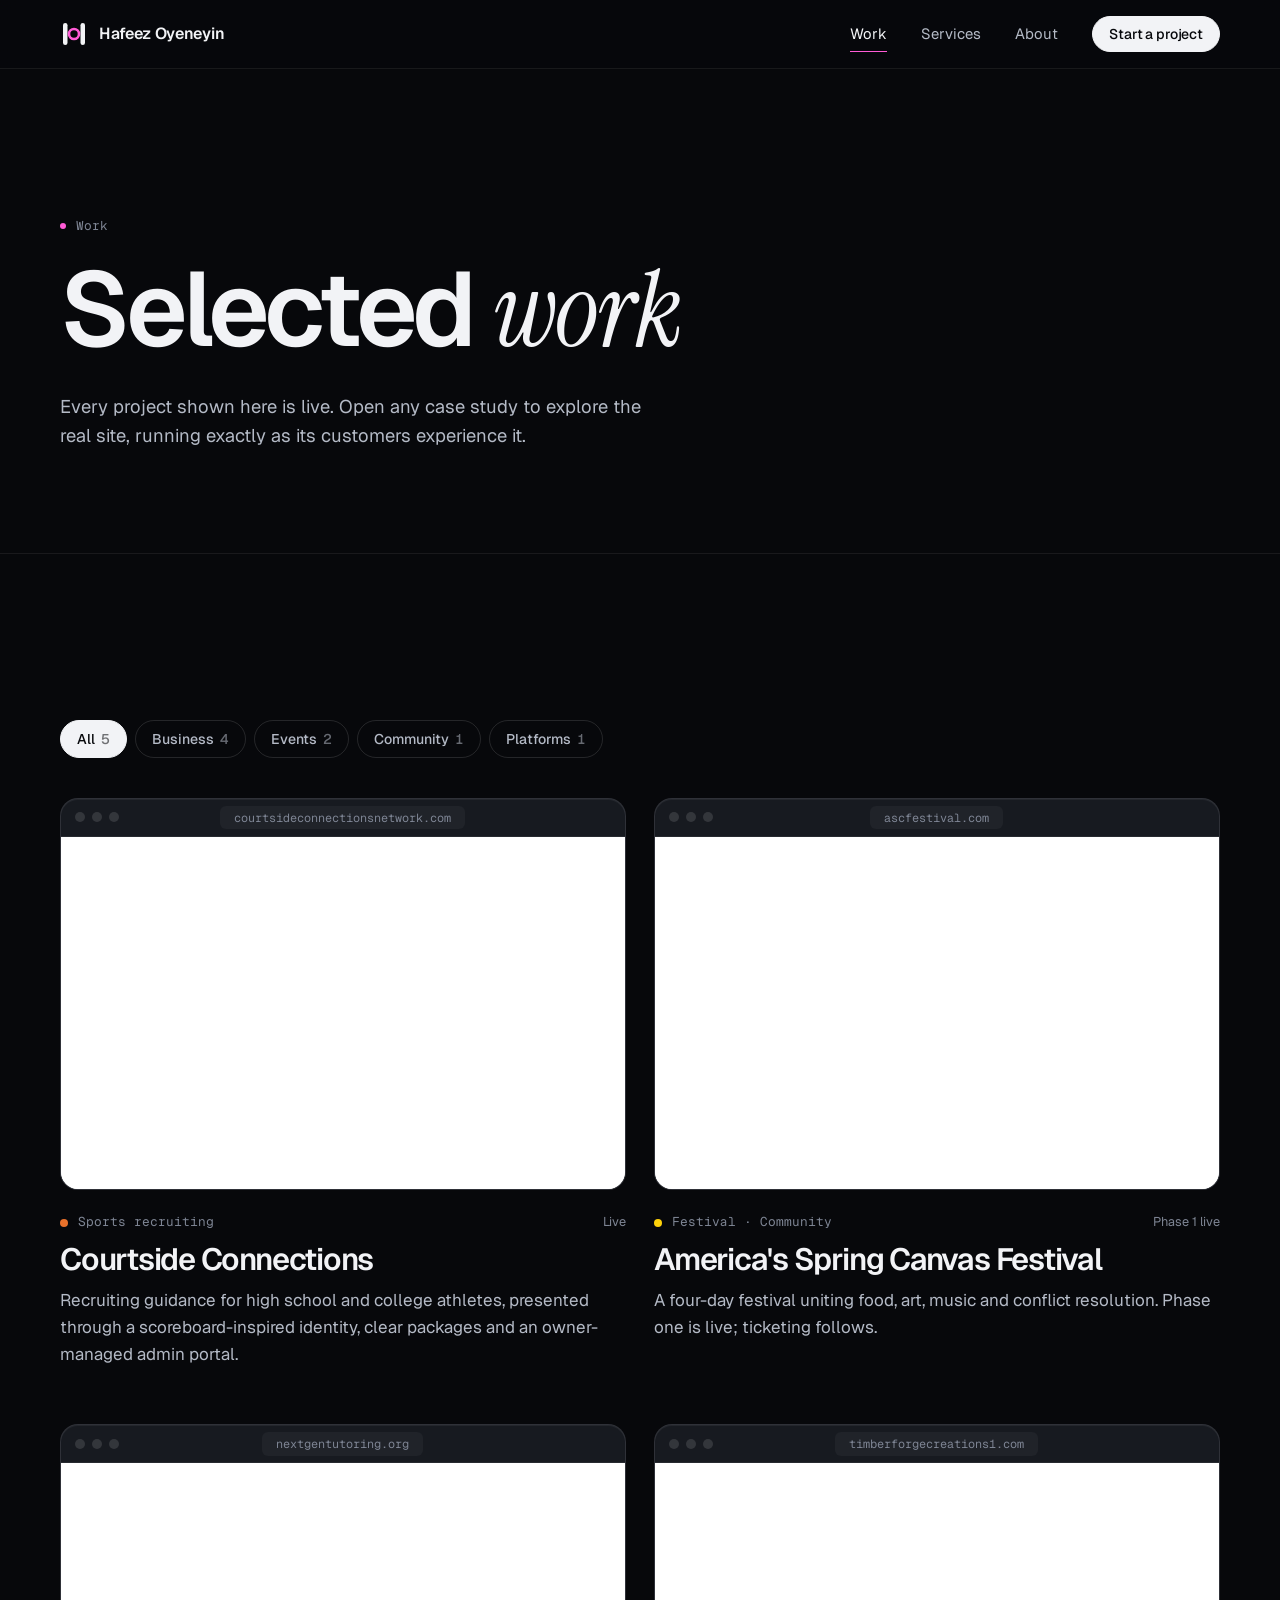
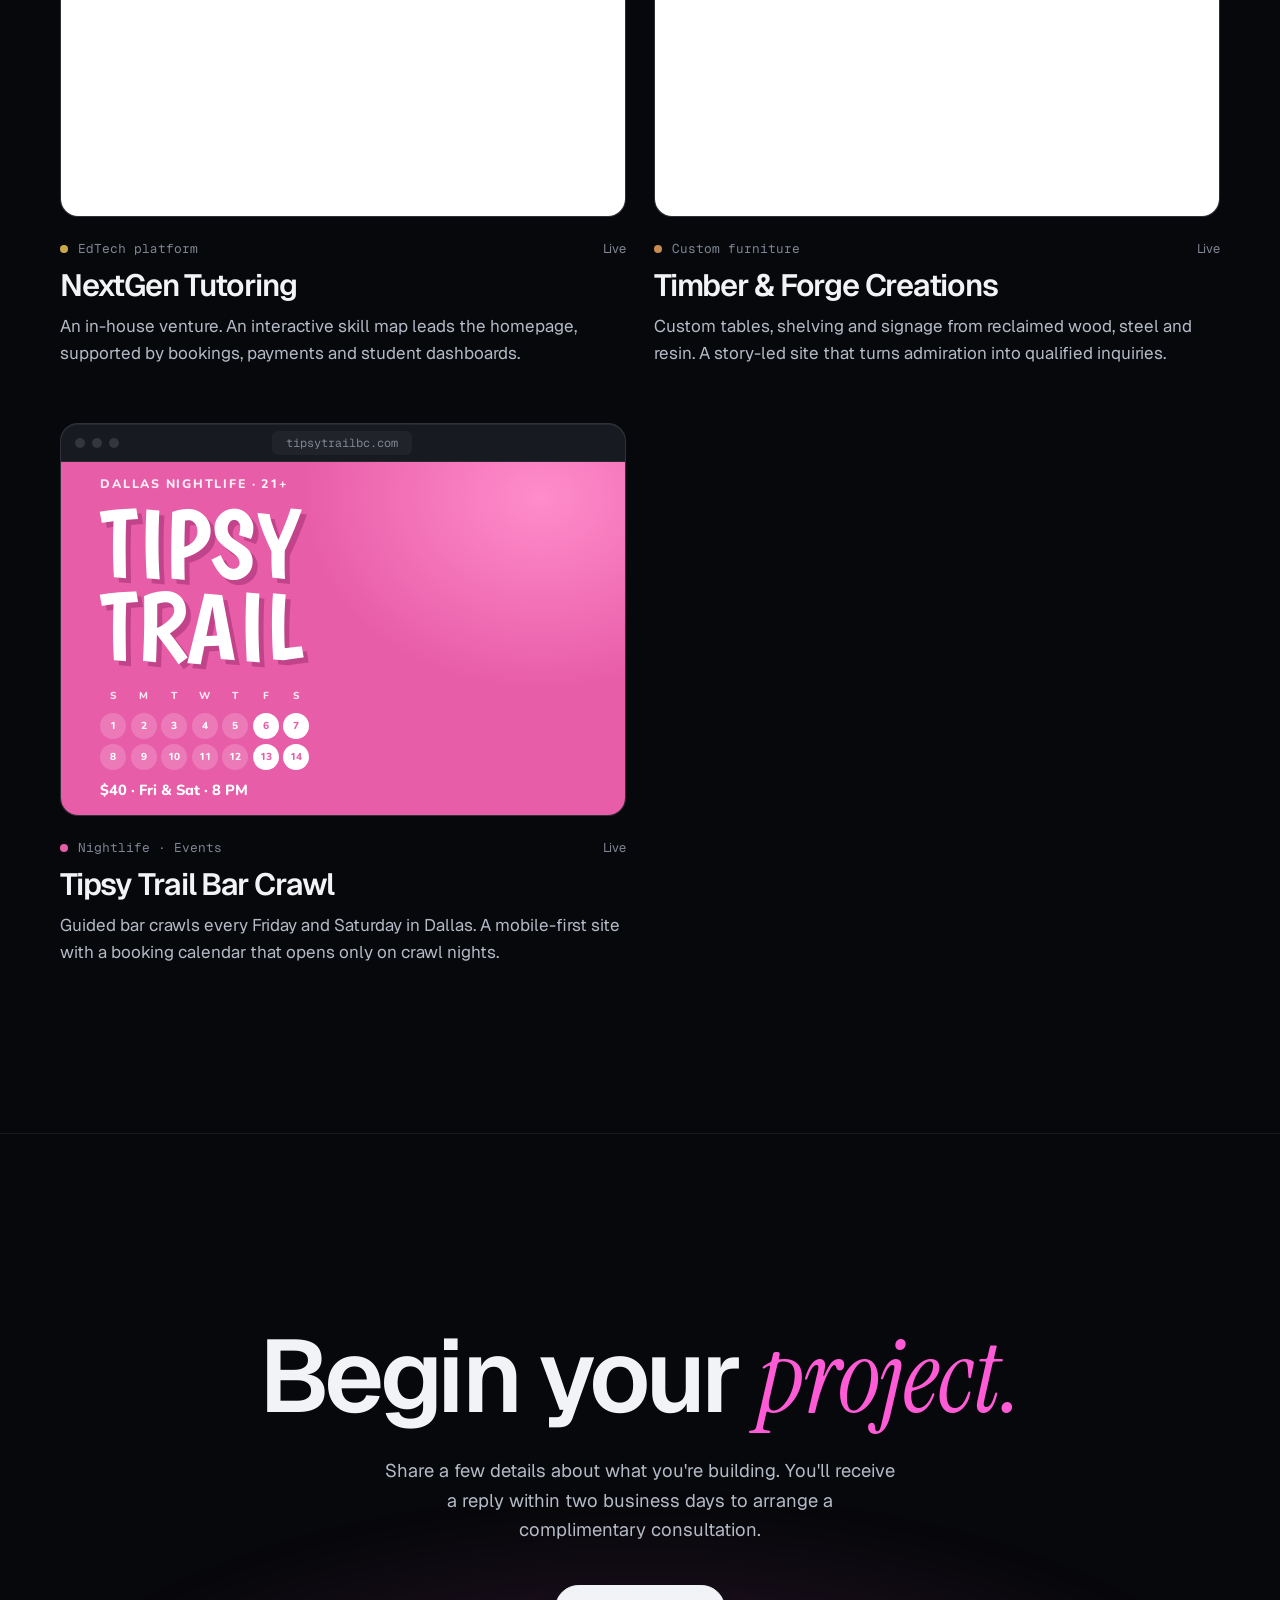
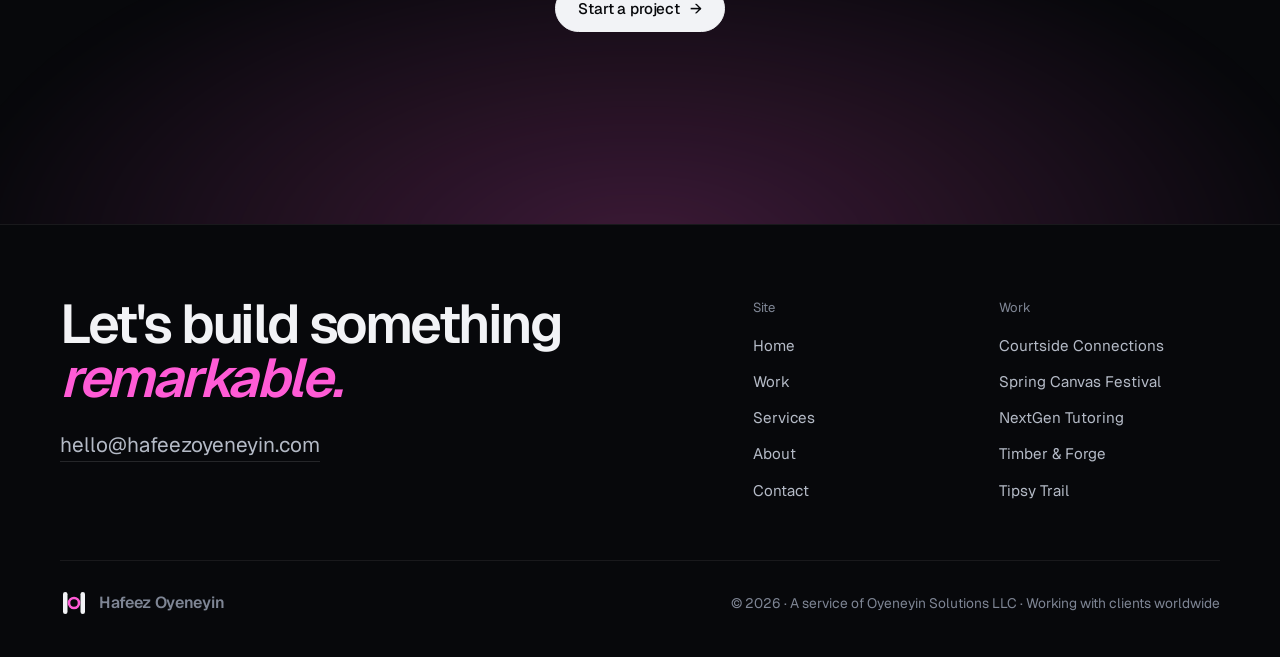
<file: work.html>
<!doctype html>
<html lang="en">
<head>
<meta charset="utf-8">
<meta name="viewport" content="width=device-width, initial-scale=1, viewport-fit=cover">
<title>Work | Hafeez Oyeneyin</title>
<meta name="claude:viewport-fit-sides" content="cover">
<meta name="description" content="Websites designed and coded from scratch: recruiting, events, furniture makers, festivals and an EdTech platform.">
<meta name="theme-color" content="#07080B">
<link rel="canonical" href="https://hafeezoyeneyin.com/work">
<meta property="og:title" content="Work | Hafeez Oyeneyin">
<meta property="og:description" content="Websites designed and coded from scratch: recruiting, events, furniture makers, festivals and an EdTech platform.">
<meta property="og:type" content="website">
<meta property="og:url" content="https://hafeezoyeneyin.com/work">
<meta property="og:site_name" content="Hafeez Oyeneyin">
<meta property="og:image" content="https://hafeezoyeneyin.com/assets/brand/og-image.png">
<meta property="og:image:width" content="1200">
<meta property="og:image:height" content="630">
<meta property="og:image:alt" content="Hafeez Oyeneyin: websites, crafted with intention.">
<meta name="twitter:card" content="summary_large_image">
<meta name="twitter:image" content="https://hafeezoyeneyin.com/assets/brand/og-image.png">
<link rel="icon" href="data:image/svg+xml,%3Csvg xmlns='http://www.w3.org/2000/svg' viewBox='0 0 28 28'%3E%3Crect width='28' height='28' rx='7' fill='%2307080B'/%3E%3Crect x='5' y='5' width='3.6' height='18' rx='1.8' fill='%23F2F3F6'/%3E%3Crect x='19.4' y='5' width='3.6' height='18' rx='1.8' fill='%23F2F3F6'/%3E%3Ccircle cx='14' cy='14' r='4' fill='none' stroke='%23FF5BD6' stroke-width='2.2'/%3E%3C/svg%3E">
<link rel="icon" type="image/png" sizes="32x32" href="assets/brand/favicon-32.png">
<link rel="apple-touch-icon" href="assets/brand/apple-touch-icon.png">
<link rel="preconnect" href="https://fonts.googleapis.com">
<link rel="preconnect" href="https://fonts.gstatic.com" crossorigin>
<link rel="stylesheet" href="https://fonts.googleapis.com/css2?family=Geist:wght@300..700&family=Geist+Mono:wght@400;500&family=Instrument+Serif:ital@0;1&family=Barlow+Condensed:wght@700;800&family=Caveat:wght@600&family=Boogaloo&family=Nunito:wght@800&family=Inter:wght@700;800&family=Oswald:wght@600;700&family=Poppins:wght@600&family=Fraunces:ital,wght@0,600;1,600&family=Instrument+Sans:wght@400;700&display=swap">
<link rel="stylesheet" href="assets/site.css">
</head>
<body>
<a class="skip" href="#main">Skip to content</a>
<header class="site-header solid" id="header">
  <div class="wrap">
    <a class="wordmark" href="index.html" aria-label="Hafeez Oyeneyin, home"><svg class="mark" viewBox="0 0 28 28" aria-hidden="true"><rect class="bar" x="3" y="3" width="4.5" height="22" rx="2.25"/><rect class="bar" x="20.5" y="3" width="4.5" height="22" rx="2.25"/><circle class="o" cx="14" cy="14" r="5"/></svg><span>Hafeez Oyeneyin</span></a>
    <nav class="nav" aria-label="Main">
      <a href="work.html" aria-current="page">Work</a>
      <a href="services.html">Services</a>
      <a href="about.html">About</a>
      <a class="btn btn-primary" href="contact.html">Start a project</a>
      <button class="menu-btn" id="menu-btn" type="button" aria-expanded="false" aria-controls="mobile-menu" aria-label="Open menu"><span></span><span></span></button>
    </nav>
  </div>
  <div class="mobile-menu" id="mobile-menu" hidden>
    <div class="wrap">
      <a href="index.html">Home</a>
      <a href="work.html" aria-current="page">Work</a>
      <a href="services.html">Services</a>
      <a href="about.html">About</a>
      <a href="contact.html">Contact</a>
    </div>
  </div>
</header>

<main id="main">
  <section class="page-hero">
    <div class="wrap">
      <p class="eyebrow">Work</p>
      <h1 class="display">Selected <em>work</em></h1>
      <p class="intro">Every project shown here is live. Open any case study to explore the real site, running exactly as its customers experience it.</p>
    </div>
  </section>
  <section class="section">
    <div class="wrap">
      <div class="filters" role="group" aria-label="Filter projects"><button type="button" data-filter="all" aria-pressed="true">All<span>5</span></button><button type="button" data-filter="business" aria-pressed="false">Business<span>4</span></button><button type="button" data-filter="events" aria-pressed="false">Events<span>2</span></button><button type="button" data-filter="community" aria-pressed="false">Community<span>1</span></button><button type="button" data-filter="platform" aria-pressed="false">Platforms<span>1</span></button></div>
      <div class="cards">
        <a class="card reveal" href="work-courtside-connections.html" data-tags="business" style="--acc:#E8712B">
  <div class="frame" data-url="https://courtsideconnectionsnetwork.com/" data-name="Courtside Connections" data-live="1" style="--acc:#E8712B" data-lazy-desktop="1">
  <div class="chrome" aria-hidden="true"><i></i><i></i><i></i><em>courtsideconnectionsnetwork.com</em><b></b></div>
  <div class="frame-view"><div class="poster p-courtside" aria-hidden="true">
  <div class="board"><span>HOME<b>0</b></span><span class="clock">SHOT CLOCK<b data-shotclock>24.0</b></span><span>AWAY<b>0</b></span></div>
  <div class="big">3%</div>
  <div class="line">Make it to the next level</div>
  <div class="sub">built by players who lived it</div>
</div></div>
</div>
  <div class="card-body">
    <div class="card-top"><p class="kind">Sports recruiting</p><span class="status">Live</span></div>
    <h3>Courtside Connections</h3>
    <p>Recruiting guidance for high school and college athletes, presented through a scoreboard-inspired identity, clear packages and an owner-managed admin portal.</p>
  </div>
</a><a class="card reveal" href="work-spring-canvas-festival.html" data-tags="events community" style="--acc:#FDD10A">
  <div class="frame" data-url="https://ascfestival.com/" data-name="America&#x27;s Spring Canvas Festival" data-live="1" style="--acc:#FDD10A" data-lazy-desktop="1">
  <div class="chrome" aria-hidden="true"><i></i><i></i><i></i><em>ascfestival.com</em><b></b></div>
  <div class="frame-view"><div class="poster p-ascf" aria-hidden="true">
  <p class="kick">America's Spring Canvas Festival</p>
  <p class="lbl">The canvas opens in</p>
  <p class="count"><b data-countdown="2028-05-26T12:00:00-04:00">--</b><small>days</small></p>
  <div class="time"><span>1982</span><span>1987</span><span>1994</span><span class="now">2028</span></div>
</div></div>
</div>
  <div class="card-body">
    <div class="card-top"><p class="kind">Festival · Community</p><span class="status">Phase 1 live</span></div>
    <h3>America&#x27;s Spring Canvas Festival</h3>
    <p>A four-day festival uniting food, art, music and conflict resolution. Phase one is live; ticketing follows.</p>
  </div>
</a><a class="card reveal" href="work-nextgen-tutoring.html" data-tags="platform business" style="--acc:#C9A84C">
  <div class="frame" data-url="https://nextgentutoring.org/" data-name="NextGen Tutoring" data-live="1" style="--acc:#C9A84C" data-lazy-desktop="1">
  <div class="chrome" aria-hidden="true"><i></i><i></i><i></i><em>nextgentutoring.org</em><b></b></div>
  <div class="frame-view"><div class="poster p-nextgen" aria-hidden="true">
  <div><p class="kick">NEXTGEN TUTORING</p><p class="big">See exactly where the <em>gap</em> is.</p></div>
  <svg viewBox="0 0 200 170">
    <line class="e" x1="100" y1="22" x2="55" y2="70"/><line class="e" x1="100" y1="22" x2="145" y2="70"/>
    <line class="e" x1="55" y1="70" x2="30" y2="120"/><line class="e" x1="55" y1="70" x2="80" y2="120"/>
    <line class="e" x1="145" y1="70" x2="120" y2="120"/><line class="e" x1="145" y1="70" x2="170" y2="120"/>
    <line class="e" x1="30" y1="120" x2="55" y2="155"/><line class="e" x1="80" y1="120" x2="55" y2="155"/>
    <line class="e" x1="120" y1="120" x2="145" y2="155"/><line class="e" x1="170" y1="120" x2="145" y2="155"/>
    <circle class="n" cx="100" cy="22" r="10"/>
    <circle class="n pulse" cx="55" cy="70" r="10"/><circle class="n" cx="145" cy="70" r="10"/>
    <circle class="n solid" cx="30" cy="120" r="10"/><circle class="n pulse" cx="80" cy="120" r="10" style="animation-delay:.9s"/>
    <circle class="n solid" cx="120" cy="120" r="10"/><circle class="n solid" cx="170" cy="120" r="10"/>
    <circle class="n solid" cx="55" cy="155" r="10"/><circle class="n solid" cx="145" cy="155" r="10"/>
  </svg>
</div></div>
</div>
  <div class="card-body">
    <div class="card-top"><p class="kind">EdTech platform</p><span class="status">Live</span></div>
    <h3>NextGen Tutoring</h3>
    <p>An in-house venture. An interactive skill map leads the homepage, supported by bookings, payments and student dashboards.</p>
  </div>
</a><a class="card reveal" href="work-timber-and-forge.html" data-tags="business" style="--acc:#C98B4F">
  <div class="frame" data-url="https://timberforgecreations1.com/" data-name="Timber &amp; Forge Creations" data-live="1" style="--acc:#C98B4F" data-lazy-desktop="1">
  <div class="chrome" aria-hidden="true"><i></i><i></i><i></i><em>timberforgecreations1.com</em><b></b></div>
  <div class="frame-view"><div class="poster p-timber" aria-hidden="true">
  <div class="grain"></div>
  <p class="kick">TIMBER &amp; FORGE CREATIONS</p>
  <p class="big">Bespoke wood &amp; metal creations, built to last.</p>
  <p class="note">Lead time 15–30 days · 50% deposit</p>
  <span class="btnish">Request a quote</span>
</div></div>
</div>
  <div class="card-body">
    <div class="card-top"><p class="kind">Custom furniture</p><span class="status">Live</span></div>
    <h3>Timber &amp; Forge Creations</h3>
    <p>Custom tables, shelving and signage from reclaimed wood, steel and resin. A story-led site that turns admiration into qualified inquiries.</p>
  </div>
</a><a class="card reveal" href="work-tipsy-trail.html" data-tags="events business" style="--acc:#E85DA8">
  <div class="frame" data-url="http://tipsytrailbc.com/" data-name="Tipsy Trail Bar Crawl" data-live="0" style="--acc:#E85DA8" data-lazy-desktop="1">
  <div class="chrome" aria-hidden="true"><i></i><i></i><i></i><em>tipsytrailbc.com</em><b></b></div>
  <div class="frame-view"><div class="poster p-tipsy" aria-hidden="true">
  <div class="tag">DALLAS NIGHTLIFE · 21+</div>
  <div class="big">TIPSY<br>TRAIL</div>
  <div class="cal"><span class="hd">S</span><span class="hd">M</span><span class="hd">T</span><span class="hd">W</span><span class="hd">T</span><span class="hd">F</span><span class="hd">S</span><span class="">1</span><span class="">2</span><span class="">3</span><span class="">4</span><span class="">5</span><span class="on">6</span><span class="on">7</span><span class="">8</span><span class="">9</span><span class="">10</span><span class="">11</span><span class="">12</span><span class="on">13</span><span class="on">14</span></div>
  <div class="price">$40 · Fri &amp; Sat · 8 PM</div>
</div></div>
</div>
  <div class="card-body">
    <div class="card-top"><p class="kind">Nightlife · Events</p><span class="status">Live</span></div>
    <h3>Tipsy Trail Bar Crawl</h3>
    <p>Guided bar crawls every Friday and Saturday in Dallas. A mobile-first site with a booking calendar that opens only on crawl nights.</p>
  </div>
</a>
      </div>
    </div>
  </section>
<section class="cta" aria-labelledby="cta-title">
  <div class="wrap reveal">
    <h2 class="display" id="cta-title">Begin your <em>project.</em></h2>
    <p>Share a few details about what you're building. You'll receive a reply within two business days to arrange a complimentary consultation.</p>
    <a class="btn btn-primary" href="contact.html">Start a project <span class="arr" aria-hidden="true">→</span></a>
  </div>
</section>
</main>
<footer class="site-footer">
  <div class="wrap">
    <div class="foot-top">
      <div>
        <p class="say">Let's build something <em>remarkable.</em></p>
        <a class="foot-mail" href="mailto:hello@hafeezoyeneyin.com">hello@hafeezoyeneyin.com</a>
      </div>
      <div class="foot-cols">
        <div><h4>Site</h4><ul><li><a href="index.html">Home</a></li><li><a href="work.html">Work</a></li><li><a href="services.html">Services</a></li><li><a href="about.html">About</a></li><li><a href="contact.html">Contact</a></li></ul></div>
        <div><h4>Work</h4><ul><li><a href="work-courtside-connections.html">Courtside Connections</a></li><li><a href="work-spring-canvas-festival.html">Spring Canvas Festival</a></li><li><a href="work-nextgen-tutoring.html">NextGen Tutoring</a></li><li><a href="work-timber-and-forge.html">Timber &amp; Forge</a></li><li><a href="work-tipsy-trail.html">Tipsy Trail</a></li></ul></div>
      </div>
    </div>
    <div class="foot-row">
      <a class="wordmark" href="index.html" aria-label="Home"><svg class="mark" viewBox="0 0 28 28" aria-hidden="true"><rect class="bar" x="3" y="3" width="4.5" height="22" rx="2.25"/><rect class="bar" x="20.5" y="3" width="4.5" height="22" rx="2.25"/><circle class="o" cx="14" cy="14" r="5"/></svg><span>Hafeez Oyeneyin</span></a>
      <p>© <span id="year">2026</span> · A service of Oyeneyin Solutions LLC · Working with clients worldwide</p>
    </div>
  </div>
</footer>
<script src="assets/site.js"></script>
</body>
</html>
</file>
<file: assets/site.css>
/* hafeezoyeneyin.com
   Layout: a quiet, dark studio. Large tightly-set grotesk headlines with one italic serif word,
   generous space, soft rounded panels. The portfolio stays neutral so each client's colors carry the color.
   One signature moment: the interactive field in the home hero. Dark-only by design. */
:root {
  --void: #07080B;
  --panel: #0D0F14;
  --panel-2: #12151C;
  --line: rgba(255, 255, 255, .07);
  --line-2: rgba(255, 255, 255, .12);
  --text: #F2F3F6;
  --text-2: #B4BAC6;
  --muted: #7E8594;
  --accent: #FF5BD6;          /* the studio's one accent */
  --font-display: "Geist", "Segoe UI", system-ui, -apple-system, sans-serif;
  --font-serif: "Instrument Serif", "Iowan Old Style", Georgia, serif;
  --font-body: "Geist", "Segoe UI", system-ui, -apple-system, sans-serif;
  --font-mono: "Geist Mono", ui-monospace, "SFMono-Regular", Consolas, monospace;
  --step-0: 1.0625rem;
  --step-1: clamp(1.15rem, 1.4vw, 1.3rem);
  --step-2: clamp(1.5rem, 2.4vw, 2rem);
  --step-3: clamp(2.2rem, 5vw, 4rem);
  --step-4: clamp(2.8rem, 8.2vw, 7.4rem);
  --wrap: 1240px;
  --ease: cubic-bezier(.2, .8, .2, 1);
  --r: 10px;
  --r-lg: 18px;
  color-scheme: dark;
}

*, *::before, *::after { box-sizing: border-box; }
html { scroll-behavior: smooth; -webkit-text-size-adjust: 100%; background: var(--void); }
body {
  margin: 0; background: var(--void); color: var(--text);
  font-family: var(--font-body); font-size: var(--step-0); line-height: 1.6;
  -webkit-font-smoothing: antialiased; overflow-x: hidden; font-feature-settings: "ss01";
}
body::before { content: ""; position: fixed; inset: 0 0 auto; height: env(safe-area-inset-top, 0px); z-index: 60; background: var(--void); }
img, video { max-width: 100%; }
a { color: inherit; }
:focus-visible { outline: 2px solid var(--accent); outline-offset: 3px; border-radius: 4px; }
::selection { background: var(--accent); color: var(--void); }
.skip { position: absolute; left: 12px; top: -60px; z-index: 100; background: var(--text); color: var(--void); padding: 10px 14px; border-radius: var(--r); font-weight: 600; text-decoration: none; }
.skip:focus { top: calc(12px + env(safe-area-inset-top, 0px)); }

.wrap {
  max-width: var(--wrap); margin-inline: auto;
  padding-left: max(20px, env(safe-area-inset-left, 0px));
  padding-right: max(20px, env(safe-area-inset-right, 0px));
}
@media (min-width: 720px) {
  .wrap { padding-left: max(40px, env(safe-area-inset-left, 0px)); padding-right: max(40px, env(safe-area-inset-right, 0px)); }
}
.display { font-family: var(--font-display); font-weight: 600; letter-spacing: -0.045em; line-height: .98; text-wrap: balance; margin: 0; }
.display em, .serif { font-family: var(--font-serif); font-style: italic; font-weight: 400; letter-spacing: -0.01em; }
.eyebrow { font-family: var(--font-mono); font-size: .8rem; margin: 0 0 22px; color: var(--muted); display: inline-flex; align-items: center; gap: 10px; }
.eyebrow::before { content: ""; width: 6px; height: 6px; border-radius: 50%; background: var(--acc, var(--accent)); }

/* ---------- Header ---------- */
.site-header {
  position: fixed; top: env(safe-area-inset-top, 0px); left: 0; right: 0; z-index: 50;
  border-bottom: 1px solid transparent; transition: background .3s ease, border-color .3s ease;
}
.site-header.scrolled, .site-header.nav-open, .site-header.solid { background: rgba(7, 8, 11, .82); backdrop-filter: saturate(140%) blur(14px); -webkit-backdrop-filter: saturate(140%) blur(14px); border-color: var(--line); }
.site-header > .wrap { display: flex; align-items: center; justify-content: space-between; gap: 16px; padding-block: 16px; }
.wordmark { display: inline-flex; align-items: center; gap: 11px; text-decoration: none; font-weight: 600; font-size: 1rem; letter-spacing: -0.02em; white-space: nowrap; }
.mark { width: 28px; height: 28px; flex: none; }
.mark .bar { fill: var(--text); }
.mark .o { fill: none; stroke: var(--accent); stroke-width: 2.6; }
.nav { display: flex; align-items: center; gap: 34px; }
.nav a:not(.btn) { text-decoration: none; font-size: .93rem; color: var(--text-2); transition: color .2s; position: relative; }
.nav a:not(.btn):hover, .nav a[aria-current="page"] { color: var(--text); }
.nav a[aria-current="page"]::after { content: ""; position: absolute; left: 0; right: 0; bottom: -6px; height: 1px; background: var(--accent); }
.menu-btn { display: none; width: 44px; height: 44px; border-radius: 50%; border: 1px solid var(--line-2); background: var(--panel); cursor: pointer; padding: 0; position: relative; }
.menu-btn span { position: absolute; left: 13px; right: 13px; height: 1.5px; background: var(--text); transition: transform .3s var(--ease), top .3s var(--ease); }
.menu-btn span:first-child { top: 17px; }
.menu-btn span:last-child { top: 25px; }
.nav-open .menu-btn span:first-child { top: 21px; transform: rotate(45deg); }
.nav-open .menu-btn span:last-child { top: 21px; transform: rotate(-45deg); }
.mobile-menu { border-top: 1px solid var(--line); }
.mobile-menu .wrap { display: grid; grid-template-columns: minmax(0, 1fr); padding-block: 8px 24px; }
.mobile-menu a:not(.btn) { display: flex; justify-content: space-between; align-items: baseline; text-decoration: none; font-weight: 600; letter-spacing: -0.03em; font-size: 1.75rem; padding: 14px 0; border-bottom: 1px solid var(--line); }
.mobile-menu a:not(.btn)::after { content: "→"; font-size: 1rem; color: var(--muted); }
.mobile-menu a[aria-current="page"]::after { color: var(--accent); }
.mobile-menu .btn { justify-content: center; margin-top: 20px; }
@media (max-width: 820px) { .nav a:not(.btn) { display: none; } .menu-btn { display: block; } .nav { gap: 10px; } }
@media (max-width: 520px) { .nav .btn { display: none; } }
@media (min-width: 821px) { .mobile-menu { display: none !important; } }

/* ---------- Buttons ---------- */
.btn {
  display: inline-flex; align-items: center; gap: 10px; white-space: nowrap;
  font: 500 .95rem/1 var(--font-body); letter-spacing: -0.01em;
  padding: 15px 22px; border-radius: 999px; text-decoration: none; cursor: pointer;
  border: 1px solid var(--line-2); color: var(--text); background: transparent;
  transition: background .25s, color .25s, border-color .25s, transform .25s var(--ease);
}
.btn:hover { border-color: rgba(255,255,255,.35); background: rgba(255,255,255,.04); }
.btn-primary { background: var(--text); color: var(--void); border-color: var(--text); }
.btn-primary:hover { background: #fff; border-color: #fff; color: var(--void); transform: translateY(-1px); }
.btn:active { transform: translateY(0); }
.btn .arr { transition: transform .3s var(--ease); }
.btn:hover .arr { transform: translateX(3px); }
.site-header .btn { padding: 10px 16px; font-size: .88rem; }
.link-arrow { display: inline-flex; align-items: center; gap: 8px; text-decoration: none; font-weight: 500; color: var(--text); transition: color .2s, gap .3s var(--ease); }
.link-arrow:hover { color: var(--acc, var(--accent)); gap: 12px; }

/* ---------- Home hero ---------- */
.hero { position: relative; overflow: hidden; border-bottom: 1px solid var(--line); }
#field { position: absolute; inset: 0; width: 100%; height: 100%; display: block; }
.hero::before {
  content: ""; position: absolute; inset: 0; z-index: 1; pointer-events: none;
  background:
    radial-gradient(ellipse 55% 70% at 16% 45%, rgba(7,8,11,.92), transparent 72%),
    linear-gradient(to bottom, rgba(7,8,11,.75), transparent 30%, transparent 70%, var(--void));
}
.hero .wrap { position: relative; z-index: 2; padding-block: clamp(150px, 19vw, 230px) clamp(90px, 12vw, 160px); }
.status-pill { display: inline-flex; align-items: center; gap: 10px; padding: 7px 14px 7px 10px; border-radius: 999px; border: 1px solid var(--line-2); background: rgba(13,15,20,.7); font-size: .85rem; color: var(--text-2); margin: 0 0 34px; backdrop-filter: blur(6px); -webkit-backdrop-filter: blur(6px); }
.status-pill i { width: 8px; height: 8px; border-radius: 50%; background: #5BE49B; box-shadow: 0 0 0 4px rgba(91,228,155,.15); }
.hero h1 { font-size: var(--step-4); }
.hero h1 em { color: var(--accent); }
.hero h1 .line { display: block; overflow: hidden; padding-bottom: .06em; }
.hero h1 .line > span { display: inline-block; animation: rise 1s var(--ease) both; }
.hero h1 .line:nth-child(2) > span { animation-delay: .1s; }
@keyframes rise { from { transform: translateY(105%); } to { transform: none; } }
.hero .lede { font-size: var(--step-1); line-height: 1.55; color: var(--text-2); max-width: 30em; margin: 34px 0 40px; animation: fade 1s ease both .35s; }
.hero-actions { display: flex; flex-wrap: wrap; gap: 12px; animation: fade 1s ease both .5s; }
@keyframes fade { from { opacity: 0; transform: translateY(10px); } to { opacity: 1; transform: none; } }

/* ---------- Client strip ---------- */
.clients { border-bottom: 1px solid var(--line); }
.clients .wrap { display: grid; grid-template-columns: auto minmax(0, 1fr); align-items: center; gap: 20px 48px; padding-block: 34px; }
.clients p { margin: 0; font-size: .85rem; color: var(--muted); max-width: 9em; line-height: 1.4; }
.client-list { display: flex; flex-wrap: wrap; align-items: center; justify-content: space-between; gap: 16px 30px; margin: 0; padding: 0; list-style: none; }
.client-list a { text-decoration: none; color: #9AA0AD; transition: color .3s; white-space: nowrap; }
.client-list a:hover { color: var(--text); }
.cl-courtside { font-family: "Barlow Condensed", sans-serif; font-weight: 800; font-size: 1.2rem; text-transform: uppercase; letter-spacing: .02em; }
.cl-ascf { font-family: "Oswald", sans-serif; font-weight: 700; font-size: 1.02rem; text-transform: uppercase; letter-spacing: .04em; }
.cl-nextgen { font-family: "Fraunces", serif; font-weight: 600; font-size: 1.2rem; letter-spacing: -0.02em; }
.cl-timber { font-family: "Inter", sans-serif; font-weight: 800; font-size: 1rem; letter-spacing: -0.03em; }
.cl-tipsy { font-family: "Boogaloo", cursive; font-size: 1.35rem; }
.client-viewport { min-width: 0; }
.client-list.dup { display: none; }
/* Phones and tablets: one continuous, slowly scrolling row instead of uneven wrapped lines */
@media (max-width: 860px) {
  .client-viewport { overflow: hidden; margin-inline: calc(-1 * max(20px, env(safe-area-inset-left, 0px))); -webkit-mask-image: linear-gradient(90deg, transparent, #000 12%, #000 88%, transparent); mask-image: linear-gradient(90deg, transparent, #000 12%, #000 88%, transparent); }
  .client-track { display: flex; width: max-content; animation: clients 26s linear infinite; }
  .client-list, .client-list.dup { display: flex; flex-wrap: nowrap; justify-content: flex-start; gap: 0 40px; padding-right: 40px; }
  .client-list li { flex: none; }
}
@keyframes clients { to { transform: translateX(-50%); } }
@media (max-width: 860px) and (prefers-reduced-motion: reduce) {
  .client-viewport { overflow: visible; margin-inline: 0; -webkit-mask-image: none; mask-image: none; }
  .client-track { width: auto; display: block; }
  .client-list { flex-wrap: wrap; gap: 14px 28px; padding-right: 0; }
  .client-list.dup { display: none; }
}
@media (max-width: 860px) { .clients .wrap { grid-template-columns: minmax(0, 1fr); } .client-list { justify-content: flex-start; } }

/* ---------- Page hero (inner pages) ---------- */
.page-hero { border-bottom: 1px solid var(--line); }
.page-hero .wrap { padding-block: clamp(150px, 17vw, 210px) clamp(64px, 8vw, 104px); }
.page-hero h1 { font-size: var(--step-4); max-width: 12ch; }
.page-hero .intro { font-size: var(--step-1); color: var(--text-2); max-width: 32em; margin: 30px 0 0; line-height: 1.55; }

/* ---------- Sections ---------- */
section { scroll-margin-top: 80px; }
.section { padding-block: clamp(96px, 13vw, 168px); border-bottom: 1px solid var(--line); }
.section-head { display: grid; grid-template-columns: minmax(0, 1.2fr) minmax(0, .8fr); gap: 20px 72px; align-items: end; margin-bottom: clamp(48px, 7vw, 88px); }
.section-head h2 { font-size: var(--step-3); }
.section-head p { margin: 0; color: var(--text-2); max-width: 28em; }
@media (max-width: 820px) { .section-head { grid-template-columns: minmax(0, 1fr); } }
.js .reveal { opacity: 0; transform: translateY(20px); transition: opacity 1s var(--ease), transform 1s var(--ease); }
.js .reveal.in { opacity: 1; transform: none; }

/* ---------- Browser frame + live preview ---------- */
.frame { --acc: var(--accent); position: relative; background: var(--panel-2); border: 1px solid var(--line-2); border-radius: var(--r-lg); overflow: hidden; box-shadow: 0 1px 0 rgba(255,255,255,.06) inset; }
.chrome { display: flex; align-items: center; gap: 7px; height: 38px; padding-inline: 14px; border-bottom: 1px solid var(--line); background: rgba(255,255,255,.02); }
.chrome i { width: 10px; height: 10px; border-radius: 50%; background: rgba(255,255,255,.12); flex: none; }
.chrome em { margin-inline: auto; font: 400 .74rem/1 var(--font-mono); color: var(--muted); font-style: normal; min-width: 0; max-width: 60%; padding: 6px 14px; border-radius: 6px; background: rgba(255,255,255,.04); overflow: hidden; text-overflow: ellipsis; white-space: nowrap; }
.chrome b { width: 46px; flex: none; }
.frame-view { position: relative; aspect-ratio: 16 / 10; max-width: 100%; overflow: hidden; container-type: inline-size; background: var(--panel-2); }
.frame-view iframe { position: absolute; left: 0; top: 0; border: 0; transform-origin: 0 0; opacity: 0; transition: opacity .6s ease; background: #fff; z-index: 3; }
.frame-view video.media { position: absolute; inset: 0; width: 100%; height: 100%; object-fit: cover; object-position: top center; z-index: 2; }
.frame.loaded .frame-view iframe { opacity: 1; }
.frame.loaded .poster { opacity: 0; }
.frame-view .loading { position: absolute; right: 12px; bottom: 12px; z-index: 4; font: 400 .7rem/1 var(--font-mono); color: var(--text-2); background: rgba(7,8,11,.75); padding: 7px 10px; border-radius: 999px; opacity: 0; transition: opacity .3s; }
.frame.loading .frame-view .loading { opacity: 1; }
.frame:not(.interactive) .frame-view iframe { pointer-events: none; }
.frame.is-phone { max-width: 400px; margin-inline: auto; border-radius: 34px; }
.frame.is-phone .frame-view { aspect-ratio: 390 / 760; }
.frame.is-phone .chrome i, .frame.is-phone .chrome b { display: none; }

/* ---------- Posters (client-branded fallbacks, sized with container units) ---------- */
.poster { position: absolute; inset: 0; z-index: 1; transition: opacity .6s ease; overflow: hidden; display: flex; flex-direction: column; justify-content: center; padding: 6cqw 7cqw; }
.poster p { margin: 0; }

.p-courtside { background: radial-gradient(80% 70% at 50% 0%, #1B2A4A, #0C1526 70%); color: #FAF6EE; font-family: "Barlow Condensed", "Arial Narrow", sans-serif; text-transform: uppercase; align-items: center; text-align: center; gap: 1.5cqw; }
.p-courtside .board { display: flex; align-items: stretch; gap: 3cqw; font-weight: 700; letter-spacing: .06em; font-size: 2.4cqw; color: #D4A017; }
.p-courtside .board span { display: grid; place-items: center; padding: 1cqw 2.4cqw; border: .25cqw solid #1B2A4A; background: #08101E; }
.p-courtside .board b { color: #E8712B; font-size: 5cqw; line-height: 1; font-variant-numeric: tabular-nums; }
.p-courtside .board .clock b { color: #FF5A3C; text-shadow: 0 0 2cqw rgba(255, 90, 60, .6); }
.p-courtside .big { font-weight: 800; font-size: 26cqw; line-height: .82; color: #E8712B; letter-spacing: -.01em; }
.p-courtside .line { font-weight: 800; font-size: 5.2cqw; letter-spacing: .02em; line-height: 1; }
.p-courtside .sub { font-family: "Caveat", cursive; text-transform: none; font-size: 3.4cqw; color: #D4A017; }

.p-tipsy { background: radial-gradient(70% 90% at 85% 10%, #FF8CCB, #E85DA8 60%); color: #fff; font-family: "Boogaloo", "Comic Sans MS", cursive; gap: 1.6cqw; }
.p-tipsy .tag { font-family: "Nunito", sans-serif; font-weight: 800; font-size: 2.2cqw; letter-spacing: .14em; opacity: .9; }
.p-tipsy .big { font-size: 17cqw; line-height: .86; text-shadow: .8cqw .8cqw 0 rgba(120, 20, 80, .35); }
.p-tipsy .cal { display: grid; grid-template-columns: repeat(7, 4.6cqw); gap: .8cqw; margin-top: 1cqw; font-family: "Nunito", sans-serif; font-weight: 800; font-size: 1.8cqw; }
.p-tipsy .cal span { aspect-ratio: 1; display: grid; place-items: center; border-radius: 50%; background: rgba(255,255,255,.18); }
.p-tipsy .cal .on { background: #fff; color: #E85DA8; }
.p-tipsy .cal .hd { background: none; opacity: .85; }
.p-tipsy .price { font-family: "Nunito", sans-serif; font-weight: 800; font-size: 2.6cqw; }

.p-timber { background-color: #0E1B2A; color: #fff; font-family: "Inter", system-ui, sans-serif; gap: 2cqw; isolation: isolate; }
.p-timber .grain { position: absolute; inset: -20%; z-index: -1; opacity: .5;
  background:
    repeating-radial-gradient(ellipse 120% 40% at 70% 120%, rgba(201,139,79,0) 0 1.6cqw, rgba(201,139,79,.35) 1.7cqw 1.9cqw, rgba(201,139,79,0) 2cqw 3.4cqw),
    linear-gradient(120deg, #3A2414, #1A120C 60%);
  mask-image: linear-gradient(90deg, transparent 35%, #000 75%); -webkit-mask-image: linear-gradient(90deg, transparent 35%, #000 75%);
}
.p-timber .kick { font-weight: 700; font-size: 2cqw; letter-spacing: .18em; color: #C98B4F; }
.p-timber .big { font-weight: 800; font-size: 7cqw; line-height: 1.02; letter-spacing: -.02em; max-width: 13ch; }
.p-timber .note { font-size: 2.2cqw; color: rgba(255,255,255,.75); }
.p-timber .btnish { align-self: flex-start; background: #C98B4F; color: #0E1B2A; font-weight: 700; font-size: 2.1cqw; padding: 1.2cqw 2.2cqw; border-radius: .6cqw; }

.p-ascf { background: #FDD10A; color: #0E1618; font-family: "Oswald", "Arial Narrow", sans-serif; text-transform: uppercase; gap: 1.4cqw; }
.p-ascf .kick { font-weight: 600; font-size: 2.2cqw; letter-spacing: .12em; }
.p-ascf .lbl { font-family: "Poppins", sans-serif; font-weight: 600; font-size: 2cqw; letter-spacing: .16em; }
.p-ascf .count { font-weight: 700; font-size: 20cqw; line-height: .85; letter-spacing: -.01em; font-variant-numeric: tabular-nums; }
.p-ascf .count small { font-size: 5cqw; letter-spacing: .04em; margin-left: 1.5cqw; }
.p-ascf .time { display: flex; gap: 1cqw; flex-wrap: wrap; margin-top: 1cqw; }
.p-ascf .time span { font-weight: 600; font-size: 2.4cqw; padding: .6cqw 1.6cqw; border: .25cqw solid #0E1618; }
.p-ascf .time .now { background: #0E1618; color: #FDD10A; }

.p-nextgen { background: #FBF7EC; color: #1C1A16; font-family: "Instrument Sans", system-ui, sans-serif; display: grid; grid-template-columns: minmax(0, 1fr) minmax(0, 1fr); align-items: center; gap: 3cqw; }
.p-nextgen .kick { margin: 0 0 1.4cqw; font-weight: 700; font-size: 1.9cqw; letter-spacing: .14em; color: #9C7F2E; }
.p-nextgen .big { font-family: "Fraunces", Georgia, serif; font-weight: 600; font-size: 6.6cqw; line-height: 1.02; letter-spacing: -.02em; }
.p-nextgen .big em { font-style: italic; color: #B08D35; }
.p-nextgen svg { width: 100%; height: auto; }
.p-nextgen .e { stroke: #D9CBA0; stroke-width: 2; }
.p-nextgen .n { fill: #F1EBDC; stroke: #C9A84C; stroke-width: 2; }
.p-nextgen .n.solid { fill: #C9A84C; }
.p-nextgen .n.pulse { animation: ngpulse 2.8s ease-in-out infinite; }
@keyframes ngpulse { 0%, 100% { fill: #F1EBDC; } 30% { fill: #E4C25E; } 60% { fill: #F1EBDC; } }

/* ---------- Featured work (home) ---------- */
.feature-list { display: grid; gap: clamp(80px, 11vw, 150px); }
.feature { display: grid; grid-template-columns: minmax(0, 1.5fr) minmax(0, 1fr); gap: 32px 64px; align-items: center; }
.feature:nth-child(even) { grid-template-columns: minmax(0, 1fr) minmax(0, 1.5fr); }
.feature:nth-child(even) .frame-link { order: 2; }
.feature a.frame-link { display: block; text-decoration: none; }
.feature .frame { transition: transform .6s var(--ease), box-shadow .6s var(--ease); box-shadow: 0 50px 100px -60px color-mix(in srgb, var(--acc) 55%, transparent); }
.feature a.frame-link:hover .frame { transform: translateY(-6px); }
.feature-copy { min-width: 0; }
.kind { font-family: var(--font-mono); font-size: .8rem; color: var(--muted); margin: 0 0 18px; display: inline-flex; align-items: center; gap: 10px; }
.kind::before { content: ""; width: 8px; height: 8px; border-radius: 50%; background: var(--acc); }
.feature h3 { font-weight: 600; font-size: clamp(1.9rem, 3.4vw, 2.9rem); letter-spacing: -0.045em; line-height: 1.02; margin: 0 0 18px; }
.feature h3 a { text-decoration: none; }
.feature-copy > p:not(.kind) { margin: 0 0 28px; color: var(--text-2); font-size: 1.08rem; max-width: 28em; }
.built { margin: 0 0 30px; padding: 0; list-style: none; display: grid; gap: 0; border-top: 1px solid var(--line); }
.built li { padding: 11px 0; border-bottom: 1px solid var(--line); font-size: .95rem; color: var(--text-2); }
@media (max-width: 900px) { .feature, .feature:nth-child(even) { grid-template-columns: minmax(0, 1fr); } .feature:nth-child(even) .frame-link { order: 0; } }

/* ---------- Specimen strip ---------- */
.specimens { display: grid; grid-template-columns: repeat(5, minmax(0, 1fr)); gap: 12px; }
.spec { position: relative; display: flex; flex-direction: column; justify-content: space-between; gap: 22px; min-height: 300px; padding: 24px 22px; text-decoration: none; background: var(--sbg); color: var(--sfg); border-radius: var(--r-lg); transition: transform .5s var(--ease); min-width: 0; overflow: hidden; }
.spec .sample { font-family: var(--sfont); font-weight: var(--sweight, 700); font-size: var(--ssize, 3rem); line-height: .9; letter-spacing: var(--strack, 0); text-transform: var(--scase, none); overflow-wrap: anywhere; }
.spec .meta { font-size: .78rem; line-height: 1.5; opacity: .82; }
.spec .meta b { display: block; font-weight: 600; font-size: .86rem; opacity: 1; }
.spec .sw { display: flex; gap: 6px; margin-top: 10px; }
.spec .sw i { width: 14px; height: 14px; border-radius: 50%; box-shadow: 0 0 0 1px rgba(0,0,0,.2), 0 0 0 2px rgba(255,255,255,.15); }
.spec::after { content: "↗"; position: absolute; top: 18px; right: 20px; opacity: 0; transform: translate(-4px, 4px); transition: opacity .3s, transform .3s var(--ease); }
.spec:hover::after { opacity: 1; transform: none; }
.spec:hover { transform: translateY(-6px); }
@media (max-width: 1000px) { .specimens { grid-template-columns: repeat(2, minmax(0, 1fr)); } .spec { min-height: 220px; } .spec:last-child { grid-column: 1 / -1; } }
@media (max-width: 520px) { .specimens { grid-template-columns: minmax(0, 1fr); } .spec { min-height: 0; } }

/* ---------- Quotes ---------- */
.quotes { display: grid; grid-template-columns: repeat(auto-fit, minmax(300px, 1fr)); gap: 16px; }
.quote { margin: 0; padding: 34px 32px; background: var(--panel); border: 1px solid var(--line); border-radius: var(--r-lg); display: grid; gap: 26px; align-content: space-between; }
.quote blockquote { margin: 0; font-family: var(--font-serif); font-size: 1.6rem; line-height: 1.3; letter-spacing: -0.01em; }
.quote figcaption { font-size: .9rem; color: var(--text-2); display: flex; gap: 12px; align-items: center; }
.quote figcaption::before { content: ""; width: 10px; height: 10px; border-radius: 50%; background: var(--acc); }
.quote figcaption span { color: var(--muted); }
.big-quote { margin: 0; display: grid; gap: 30px; max-width: 30em; }
.big-quote blockquote { margin: 0; font-family: var(--font-serif); font-size: clamp(1.8rem, 3.6vw, 2.8rem); line-height: 1.2; letter-spacing: -0.015em; }
.big-quote figcaption { color: var(--text-2); }

/* ---------- Work grid ---------- */
.filters { display: flex; flex-wrap: wrap; gap: 8px; margin: 0 0 40px; }
.filters button { font: 500 .88rem/1 var(--font-body); padding: 11px 16px; border-radius: 999px; border: 1px solid var(--line-2); background: transparent; color: var(--text-2); cursor: pointer; transition: all .2s; }
.filters button:hover { color: var(--text); border-color: rgba(255,255,255,.3); }
.filters button[aria-pressed="true"] { background: var(--text); color: var(--void); border-color: var(--text); }
.filters button span { opacity: .55; margin-left: 6px; font-variant-numeric: tabular-nums; }
.cards { display: grid; grid-template-columns: repeat(2, minmax(0, 1fr)); gap: 56px 28px; }
.card { display: flex; flex-direction: column; gap: 22px; text-decoration: none; min-width: 0; }
.card .frame { transition: transform .6s var(--ease); }
.card:hover .frame { transform: translateY(-6px); }
.card-body { display: grid; gap: 10px; }
.card-top { display: flex; justify-content: space-between; gap: 12px; flex-wrap: wrap; align-items: center; }
.card-top .kind { margin: 0; }
.status { font-size: .8rem; color: var(--muted); }
.card h3 { font-weight: 600; font-size: var(--step-2); letter-spacing: -0.04em; line-height: 1.1; margin: 0; transition: color .3s; }
.card:hover h3 { color: var(--acc); }
.card-body > p:not(.kind), .card-body .card-top p { margin: 0; }
.card-body > p:not(.kind) { color: var(--text-2); max-width: 34em; }
.card .go { display: none; }
.card[hidden] { display: none; }
@media (max-width: 860px) { .cards { grid-template-columns: minmax(0, 1fr); } }

/* ---------- Services ---------- */
.svc-list { border-top: 1px solid var(--line-2); }
.svc { position: relative; display: grid; grid-template-columns: minmax(0, .8fr) minmax(0, 1fr) minmax(0, 1.2fr); gap: 16px 48px; padding: 44px 0; border-bottom: 1px solid var(--line-2); }
.svc h3 { font-weight: 600; font-size: clamp(2rem, 3.8vw, 3rem); letter-spacing: -0.05em; line-height: 1; margin: 0; }
.svc h3 small { display: block; font-family: var(--font-serif); font-style: italic; font-weight: 400; font-size: 1.15rem; letter-spacing: 0; color: var(--text-2); margin-top: 12px; }
.svc p { margin: 0; color: var(--text-2); font-size: 1.08rem; max-width: 24em; }
.svc p .eg { display: block; margin-top: 14px; font-size: .92rem; color: var(--muted); }
.svc p .eg a { color: var(--text); }
.svc ul { margin: 0; padding: 0; list-style: none; display: grid; gap: 10px; font-size: .98rem; color: var(--text-2); }
.svc li { display: grid; grid-template-columns: 22px minmax(0, 1fr); gap: 4px; }
.svc li::before { content: ""; width: 6px; height: 6px; border-radius: 50%; background: var(--accent); margin-top: .62em; }
@media (max-width: 900px) { .svc { grid-template-columns: minmax(0, 1fr); padding: 34px 0; } }
.addons { display: grid; grid-template-columns: repeat(3, minmax(0, 1fr)); gap: 12px; }
.addon { background: var(--panel); border: 1px solid var(--line); border-radius: var(--r-lg); padding: 30px 28px; display: grid; gap: 10px; align-content: start; min-width: 0; transition: border-color .3s; }
.addon:hover { border-color: var(--line-2); }
.addon h3 { margin: 0; font-size: 1.15rem; font-weight: 600; letter-spacing: -0.02em; }
.addon p { margin: 0; color: var(--text-2); font-size: .98rem; }
.addon .seen { font-size: .85rem; color: var(--muted); margin-top: 6px; }
.addon .seen a { color: var(--text); }
@media (max-width: 900px) { .addons { grid-template-columns: repeat(2, minmax(0, 1fr)); } }
@media (max-width: 560px) { .addons { grid-template-columns: minmax(0, 1fr); } }

/* ---------- Process ---------- */
.steps { list-style: none; margin: 0; padding: 0; position: relative; display: grid; grid-template-columns: repeat(4, minmax(0, 1fr)); gap: 32px; counter-reset: s; }
.steps::before, .steps::after { content: ""; position: absolute; top: 20px; left: 20px; right: 20px; height: 1px; }
.steps::before { background: var(--line-2); }
.steps::after { background: var(--accent); transform-origin: left; transform: scaleX(var(--progress, 0)); }
.steps li { position: relative; z-index: 1; display: grid; gap: 12px; align-content: start; counter-increment: s; }
.steps li::before { content: counter(s); width: 40px; height: 40px; display: grid; place-items: center; font: 500 .9rem/1 var(--font-body); color: var(--muted); background: var(--void); border: 1px solid var(--line-2); border-radius: 50%; transition: color .4s, background .4s, border-color .4s; }
.steps li.lit::before { color: var(--void); background: var(--text); border-color: var(--text); }
.steps h3 { margin: 10px 0 0; font-size: 1.15rem; font-weight: 600; letter-spacing: -0.02em; }
.steps p { margin: 0; color: var(--text-2); font-size: .98rem; }
@media (max-width: 880px) {
  .steps { grid-template-columns: minmax(0, 1fr); gap: 34px; }
  .steps::before, .steps::after { top: 20px; bottom: 20px; left: 19px; right: auto; width: 1px; height: auto; }
  .steps::after { transform-origin: top; transform: scaleY(var(--progress, 0)); }
  .steps li { grid-template-columns: 40px minmax(0, 1fr); column-gap: 20px; }
  .steps li::before { grid-row: span 2; }
  .steps h3 { margin-top: 9px; }
}

/* ---------- Principles / about ---------- */
.principles { display: grid; grid-template-columns: repeat(2, minmax(0, 1fr)); gap: 12px; }
.principle { padding: 36px 32px; background: var(--panel); border: 1px solid var(--line); border-radius: var(--r-lg); display: grid; gap: 12px; align-content: start; min-width: 0; }
.principle h3 { margin: 0; font-weight: 600; font-size: 1.6rem; letter-spacing: -0.04em; }
.principle p { margin: 0; color: var(--text-2); max-width: 30em; }
@media (max-width: 760px) { .principles { grid-template-columns: minmax(0, 1fr); } }
.stack { display: flex; flex-wrap: wrap; gap: 8px; margin: 0; padding: 0; list-style: none; }
.stack li { font-size: .9rem; padding: 9px 14px; border: 1px solid var(--line-2); border-radius: 999px; color: var(--text-2); }
.two-col { display: grid; grid-template-columns: minmax(0, 1fr) minmax(0, 1fr); gap: 28px 72px; align-items: start; }
.two-col h2 { font-size: var(--step-3); }
.two-col .prose p { margin: 0 0 24px; color: var(--text-2); font-size: var(--step-1); line-height: 1.55; max-width: 30em; }
@media (max-width: 860px) { .two-col { grid-template-columns: minmax(0, 1fr); } }

/* ---------- Case study ---------- */
.cs { --acc: var(--brand); }
.cs-hero { position: relative; overflow: hidden; border-bottom: 1px solid var(--line); isolation: isolate; }
.cs-hero::before { content: ""; position: absolute; inset: 0; z-index: -1; background: radial-gradient(55% 75% at 92% 0%, color-mix(in srgb, var(--brand) 18%, transparent), transparent 70%); }
.cs-hero .wrap { padding-block: clamp(140px, 16vw, 200px) clamp(48px, 7vw, 72px); }
.crumb { display: flex; width: fit-content; gap: 8px; font-size: .9rem; color: var(--muted); text-decoration: none; margin-bottom: 34px; }
.crumb:hover { color: var(--text); }
.cs-hero h1 { font-size: clamp(2.6rem, 7vw, 6rem); max-width: 14ch; }
.cs-tagline { font-family: var(--font-serif); font-style: italic; font-size: clamp(1.4rem, 2.4vw, 1.9rem); color: var(--text-2); max-width: 26em; margin: 26px 0 0; line-height: 1.3; }
.cs-meta { display: grid; grid-template-columns: repeat(4, minmax(0, 1fr)); gap: 0; margin: 56px 0 0; border-top: 1px solid var(--line-2); }
.cs-meta div { padding: 20px 24px 4px 0; display: grid; gap: 6px; align-content: start; min-width: 0; }
.cs-meta dt { font-size: .8rem; color: var(--muted); }
.cs-meta dd { margin: 0; font-size: .98rem; overflow-wrap: anywhere; }
.cs-meta dd a { color: var(--text); text-decoration: none; border-bottom: 1px solid var(--brand); }
.cs-meta dd a:hover { color: var(--brand); }
@media (max-width: 820px) { .cs-meta { grid-template-columns: repeat(2, minmax(0, 1fr)); } }
.cs-preview { padding-block: clamp(40px, 6vw, 64px) clamp(72px, 10vw, 120px); border-bottom: 1px solid var(--line); }
.toolbar { display: flex; justify-content: space-between; align-items: center; gap: 12px; flex-wrap: wrap; margin-bottom: 18px; }
.seg { display: inline-flex; border: 1px solid var(--line-2); border-radius: 999px; padding: 4px; gap: 4px; }
.seg button { font: 500 .86rem/1 var(--font-body); padding: 9px 16px; border-radius: 999px; border: 0; background: transparent; color: var(--text-2); cursor: pointer; }
.seg button[aria-pressed="true"] { background: var(--text); color: var(--void); }
.frame-note { margin: 16px 0 0; font-size: .85rem; color: var(--muted); text-align: center; }
.cs-preview .frame { box-shadow: 0 60px 120px -60px color-mix(in srgb, var(--brand) 50%, transparent); }
.cs-sec { padding-block: clamp(80px, 11vw, 140px); border-bottom: 1px solid var(--line); }
.cs-grid { display: grid; grid-template-columns: minmax(0, .7fr) minmax(0, 1.3fr); gap: 24px 72px; align-items: start; }
.cs-grid > h2 { font-weight: 600; font-size: clamp(1.8rem, 3.2vw, 2.6rem); letter-spacing: -0.045em; line-height: 1.02; margin: 0; }
.cs-grid > h2 small { display: block; font-family: var(--font-mono); font-weight: 400; font-size: .78rem; letter-spacing: 0; color: var(--muted); margin-bottom: 16px; }
.prose p { margin: 0 0 20px; color: var(--text-2); font-size: 1.12rem; line-height: 1.7; max-width: 36em; }
.prose p:first-child { color: var(--text); font-size: clamp(1.3rem, 2vw, 1.6rem); line-height: 1.45; letter-spacing: -0.015em; }
.featlist { list-style: none; margin: 0; padding: 0; display: grid; grid-template-columns: repeat(2, minmax(0, 1fr)); gap: 0 40px; border-top: 1px solid var(--line); }
.featlist li { padding: 18px 0; border-bottom: 1px solid var(--line); color: var(--text-2); display: grid; grid-template-columns: 22px minmax(0, 1fr); gap: 4px; }
.featlist li::before { content: ""; width: 6px; height: 6px; border-radius: 50%; background: var(--brand); margin-top: .62em; }
@media (max-width: 860px) { .cs-grid { grid-template-columns: minmax(0, 1fr); } .featlist { grid-template-columns: minmax(0, 1fr); } }
.details { display: grid; grid-template-columns: repeat(3, minmax(0, 1fr)); gap: 12px; }
.detail { background: var(--panel); border: 1px solid var(--line); border-radius: var(--r-lg); padding: 32px 28px 34px; display: grid; gap: 14px; align-content: start; min-width: 0; }
.detail h3 { margin: 0; font-size: 1.3rem; font-weight: 600; letter-spacing: -0.03em; line-height: 1.2; }
.detail h3::before { content: ""; display: block; width: 28px; height: 3px; border-radius: 2px; background: var(--brand); margin-bottom: 22px; }
.detail p { margin: 0; color: var(--text-2); }
@media (max-width: 900px) { .details { grid-template-columns: minmax(0, 1fr); } }
.look { display: grid; grid-template-columns: minmax(0, 1fr) minmax(0, 1fr); gap: 12px; }
.swatches { display: grid; grid-template-columns: repeat(auto-fit, minmax(110px, 1fr)); gap: 12px; }
.swatch { border-radius: var(--r-lg); overflow: hidden; background: var(--panel); border: 1px solid var(--line); }
.swatch i { display: block; height: 110px; }
.swatch span { display: block; padding: 12px 14px; font-size: .8rem; color: var(--text-2); line-height: 1.45; }
.swatch span code { font-family: var(--font-mono); color: var(--muted); font-size: .76rem; }
.type-spec { border: 1px solid var(--line); border-radius: var(--r-lg); padding: 30px; display: grid; gap: 24px; background: var(--panel); align-content: center; }
.type-spec div { display: grid; gap: 6px; }
.type-spec .as { font-size: 2.4rem; line-height: 1.05; color: var(--text); overflow-wrap: anywhere; }
.type-spec .name { font-size: .8rem; color: var(--muted); }
@media (max-width: 860px) { .look { grid-template-columns: minmax(0, 1fr); } }
.next-proj { display: grid; grid-template-columns: minmax(0, 1fr) minmax(0, 1.2fr); gap: 32px 64px; align-items: center; text-decoration: none; }
.next-proj .label { font-size: .9rem; color: var(--muted); margin: 0 0 16px; }
.next-proj h2 { font-size: var(--step-3); transition: color .3s; }
.next-proj:hover h2 { color: var(--next); }
.next-proj .frame { --acc: var(--next); transition: transform .6s var(--ease); }
.next-proj:hover .frame { transform: translateY(-6px); }
@media (max-width: 860px) { .next-proj { grid-template-columns: minmax(0, 1fr); } }
.notice { margin: 18px auto 0; max-width: 40em; padding: 14px 18px; border: 1px solid var(--line-2); border-radius: var(--r); font-size: .92rem; color: var(--text-2); text-align: center; }

/* ---------- CTA band ---------- */
.cta { padding-block: clamp(110px, 15vw, 200px); border-bottom: 1px solid var(--line); position: relative; overflow: hidden; isolation: isolate; text-align: center; }
.cta::before { content: ""; position: absolute; left: 50%; bottom: -55%; width: 120%; max-width: 1400px; aspect-ratio: 2 / 1; transform: translateX(-50%); z-index: -1; background: radial-gradient(closest-side, color-mix(in srgb, var(--accent) 22%, transparent), transparent); filter: blur(20px); }
.cta .wrap { display: grid; justify-items: center; }
.cta h2 { font-size: clamp(2.6rem, 8vw, 7rem); max-width: 11ch; margin-bottom: 28px; }
.cta h2 em { color: var(--accent); }
.cta p { color: var(--text-2); font-size: var(--step-1); max-width: 28em; margin: 0 0 40px; }

/* ---------- FAQ ---------- */
.faq { border-top: 1px solid var(--line-2); max-width: 920px; }
.faq details { border-bottom: 1px solid var(--line-2); }
.faq summary { cursor: pointer; list-style: none; display: flex; justify-content: space-between; align-items: center; gap: 16px; padding: 26px 0; font-weight: 500; font-size: 1.15rem; letter-spacing: -0.02em; }
.faq summary::-webkit-details-marker { display: none; }
.faq summary::after { content: "+"; flex: none; width: 32px; height: 32px; display: grid; place-items: center; border: 1px solid var(--line-2); border-radius: 50%; font-weight: 300; font-size: 1.2rem; color: var(--text-2); transition: transform .3s var(--ease); }
.faq details[open] summary::after { transform: rotate(45deg); }
.faq details p { margin: 0; padding: 0 0 28px; color: var(--text-2); max-width: 46em; }

/* ---------- Contact ---------- */
.contact-grid { display: grid; grid-template-columns: minmax(0, .85fr) minmax(0, 1.15fr); gap: 48px 72px; align-items: start; }
.direct { display: grid; gap: 22px; margin: 0 0 48px; }
.direct-row { display: grid; gap: 6px; }
.direct-row b { font-weight: 400; font-size: .85rem; color: var(--muted); }
.direct-line { display: flex; align-items: center; gap: 12px; flex-wrap: wrap; }
.direct-line span { font-size: 1.3rem; font-weight: 500; letter-spacing: -0.02em; user-select: all; overflow-wrap: anywhere; }
.copy { font: 500 .75rem/1 var(--font-body); background: transparent; color: var(--text-2); border: 1px solid var(--line-2); padding: 7px 11px; border-radius: 999px; cursor: pointer; }
.copy:hover { color: var(--text); border-color: rgba(255,255,255,.35); }
.next-steps { list-style: none; margin: 0; padding: 0; display: grid; border-top: 1px solid var(--line-2); counter-reset: n; }
.next-steps li { counter-increment: n; display: grid; grid-template-columns: 36px minmax(0, 1fr); gap: 2px 12px; padding: 18px 0; border-bottom: 1px solid var(--line-2); }
.next-steps li::before { content: counter(n); font-size: .9rem; line-height: 1.7; color: var(--accent); grid-row: span 2; }
.next-steps b { font-weight: 500; }
.next-steps span { color: var(--muted); font-size: .96rem; }
.side-label { font-size: .85rem; color: var(--muted); margin: 0 0 14px; }
form.intake { position: relative; overflow: hidden; background: var(--panel); border: 1px solid var(--line); border-radius: var(--r-lg); padding: clamp(24px, 4vw, 44px); display: grid; gap: 24px; min-width: 0; }
.field-row { display: grid; grid-template-columns: repeat(2, minmax(0, 1fr)); gap: 18px; }
@media (max-width: 560px) { .field-row { grid-template-columns: minmax(0, 1fr); } }
.field { display: grid; gap: 9px; min-width: 0; }
.field > label, .field > legend { font-size: .86rem; color: var(--text-2); padding: 0; }
fieldset.field { border: 0; margin: 0; padding: 0; }
.field input, .field select, .field textarea { width: 100%; font: inherit; font-size: 1rem; color: var(--text); background: var(--void); border: 1px solid var(--line-2); border-radius: var(--r); padding: 14px 15px; transition: border-color .2s, box-shadow .2s; }
.field textarea { min-height: 140px; resize: vertical; }
.field input::placeholder, .field textarea::placeholder { color: #5B6170; }
.field input:focus, .field select:focus, .field textarea:focus { outline: none; border-color: rgba(255,255,255,.4); box-shadow: 0 0 0 4px rgba(255,255,255,.06); }
.chips { display: flex; flex-wrap: wrap; gap: 8px; }
.chip { position: relative; }
.chip input { position: absolute; left: 0; top: 0; width: 1px; height: 1px; opacity: 0; pointer-events: none; }
.chip span { display: inline-block; padding: 10px 15px; border-radius: 999px; border: 1px solid var(--line-2); background: var(--void); cursor: pointer; font-size: .93rem; transition: background .15s, color .15s, border-color .15s; }
.chip span:hover { border-color: rgba(255,255,255,.3); }
.chip input:checked + span { background: var(--text); color: var(--void); border-color: var(--text); }
.chip input:focus-visible + span { outline: 2px solid var(--accent); outline-offset: 2px; }
.form-foot { display: flex; align-items: center; gap: 16px; flex-wrap: wrap; }
.form-status { margin: 0; font-size: .95rem; color: var(--muted); flex: 1 1 220px; }
.form-status.ok { color: #5BE49B; }
.form-status.err { color: #FFB547; }
.hp { position: absolute; left: 0; top: 0; width: 1px; height: 1px; opacity: 0; pointer-events: none; }
@media (max-width: 900px) { .contact-grid { grid-template-columns: minmax(0, 1fr); } }

/* ---------- 404 ---------- */
.lost { min-height: 72vh; display: grid; align-content: center; }
.lost .code { font-weight: 600; font-size: clamp(5rem, 22vw, 15rem); line-height: .85; letter-spacing: -0.06em; margin: 0 0 24px; color: var(--panel-2); -webkit-text-stroke: 1px var(--line-2); }

/* ---------- Footer ---------- */
.site-footer { padding-block: 72px 40px; }
.foot-top { display: grid; grid-template-columns: minmax(0, 1.4fr) minmax(0, 1fr); gap: 40px; padding-bottom: 56px; border-bottom: 1px solid var(--line); }
.foot-top .say { font-weight: 600; letter-spacing: -0.045em; line-height: 1; font-size: clamp(2rem, 4.4vw, 3.4rem); margin: 0 0 22px; }
.foot-top .say em { color: var(--accent); }
.foot-mail { font-size: clamp(1.05rem, 1.8vw, 1.3rem); color: var(--text-2); text-decoration: none; border-bottom: 1px solid var(--line-2); padding-bottom: 3px; overflow-wrap: anywhere; }
.foot-mail:hover { color: var(--text); border-color: var(--accent); }
.foot-cols { display: grid; grid-template-columns: repeat(2, minmax(0, 1fr)); gap: 24px; }
.foot-cols h4 { margin: 0 0 14px; font-size: .82rem; font-weight: 400; color: var(--muted); }
.foot-cols ul { margin: 0; padding: 0; list-style: none; display: grid; gap: 9px; }
.foot-cols a { text-decoration: none; color: var(--text-2); font-size: .95rem; }
.foot-cols a:hover { color: var(--text); }
.foot-row { display: flex; justify-content: space-between; align-items: center; gap: 12px 32px; flex-wrap: wrap; color: var(--muted); font-size: .86rem; padding-top: 28px; }
.foot-row p { margin: 0; }
@media (max-width: 760px) { .foot-top { grid-template-columns: minmax(0, 1fr); } }

@media (prefers-reduced-motion: reduce) {
  html { scroll-behavior: auto; }
  *, *::before, *::after { animation: none !important; transition: none !important; }
  .js .reveal { opacity: 1; transform: none; }
}
</file>
